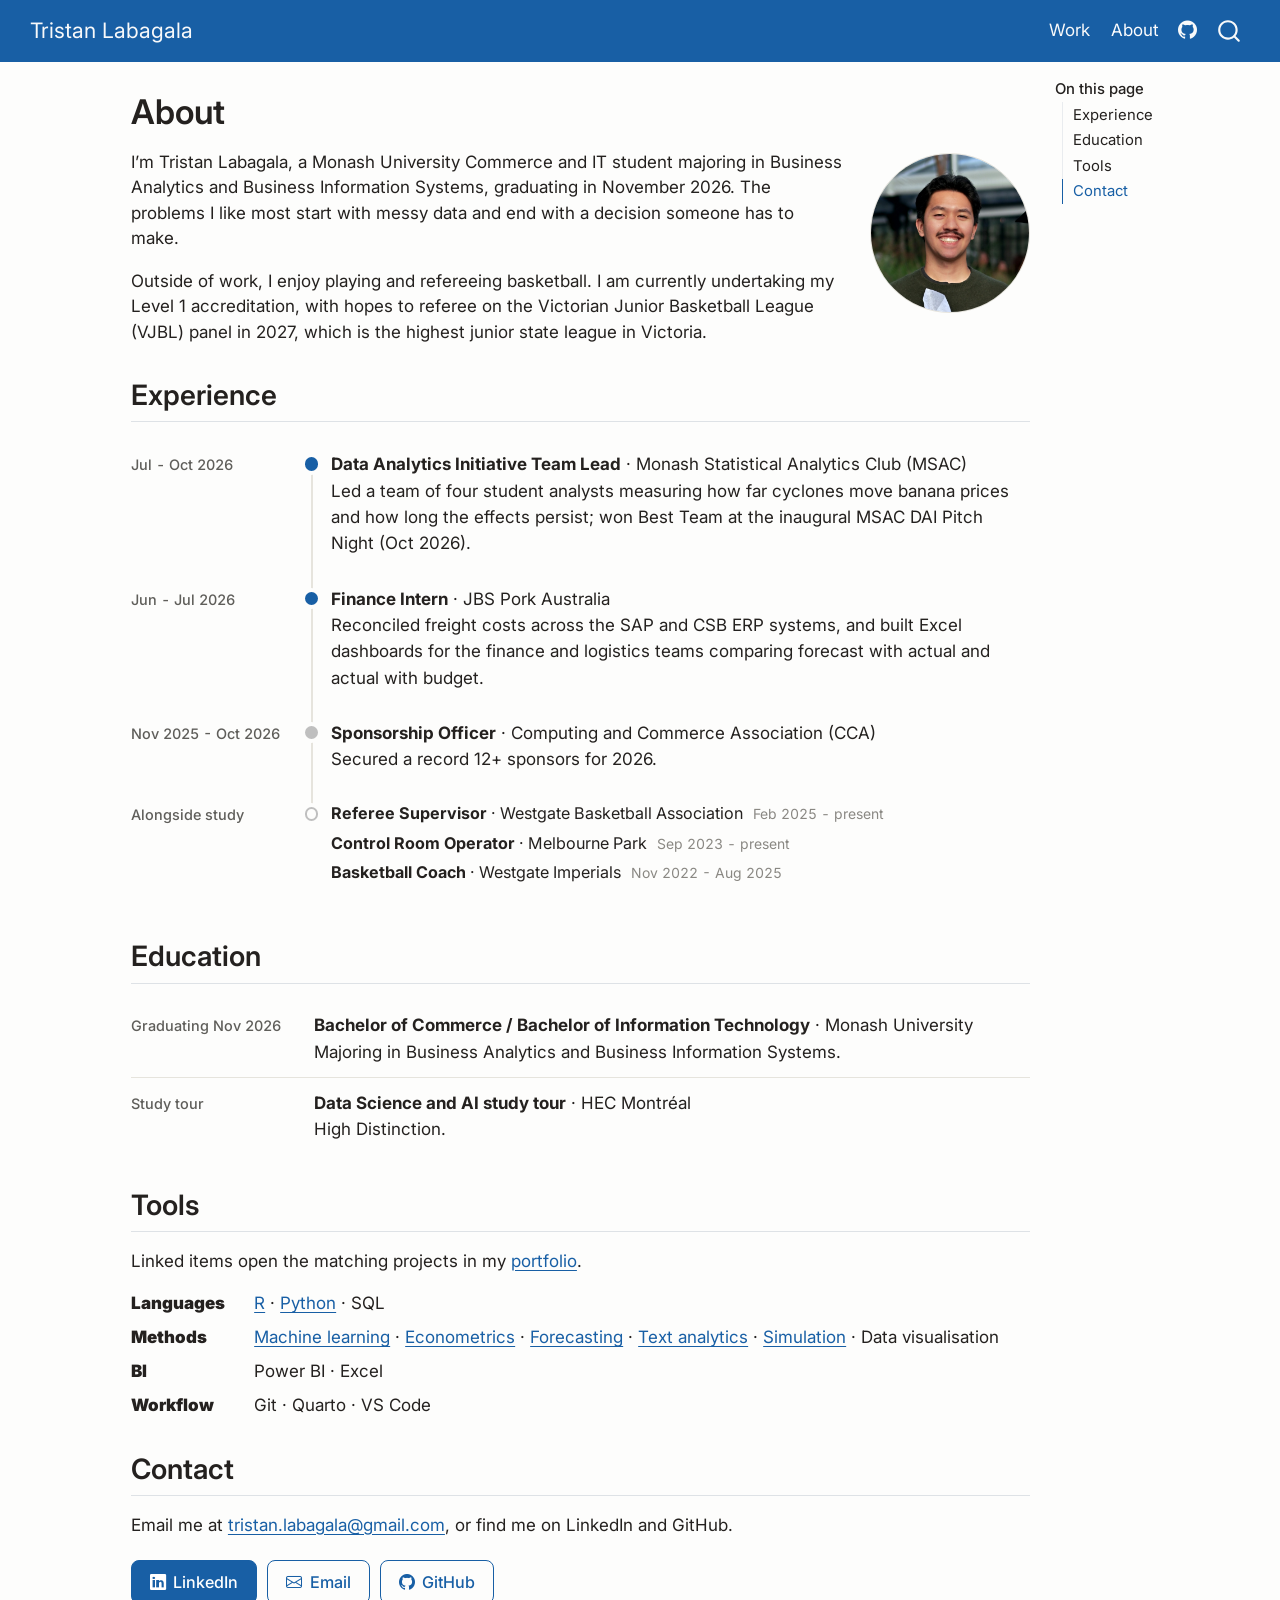
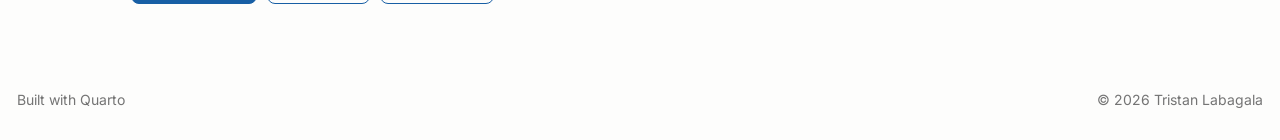
<file: about.html>
<!DOCTYPE html>
<html xmlns="http://www.w3.org/1999/xhtml" lang="en" xml:lang="en"><head>

<meta charset="utf-8">
<meta name="generator" content="quarto-1.11.9">

<meta name="viewport" content="width=device-width, initial-scale=1.0, user-scalable=yes">


<title>About – Tristan Labagala</title>
<style>
/* Default styles provided by pandoc.
** See https://pandoc.org/MANUAL.html#variables-for-html for config info.
*/
span.smallcaps{font-variant: small-caps;}
div.columns{display: flex; gap: 1.5em;}
div.column{flex: auto;}
@media screen {
div.columns{gap: min(4vw, 1.5em);}
div.column{overflow-x: auto;}
}
div.hanging-indent{margin-left: 1.5em; text-indent: -1.5em;}
ul.task-list{list-style: none;}
ul.task-list li input[type="checkbox"] {
  width: 0.8em;
  margin: 0 0.8em 0.2em -1em; /* quarto-specific, see https://github.com/quarto-dev/quarto-cli/issues/4556 */ 
  vertical-align: middle;
}
</style>


<script src="site_libs/quarto-nav/quarto-nav.js"></script>
<script src="site_libs/clipboard/clipboard.min.js"></script>
<script src="site_libs/quarto-search/autocomplete.umd.js"></script>
<script src="site_libs/quarto-search/fuse.min.js"></script>
<script src="site_libs/quarto-search/quarto-search.js"></script>
<meta name="quarto:offset" content="./">
<link href="./assets/favicon.png" rel="icon" type="image/png">
<script src="site_libs/quarto-html/quarto.js" type="module"></script>
<script src="site_libs/quarto-html/tabsets/tabsets.js" type="module"></script>
<script src="site_libs/quarto-html/scrollable-regions/scrollable-regions.js" type="module"></script>
<script src="site_libs/quarto-html/popper.min.js"></script>
<script src="site_libs/quarto-html/tippy.umd.min.js"></script>
<script src="site_libs/quarto-html/anchor.min.js"></script>
<link href="site_libs/quarto-html/tippy.css" rel="stylesheet">
<link href="site_libs/quarto-html/quarto-syntax-highlighting-49c787a6c175d90e42264fbd7996148e.css" rel="stylesheet" id="quarto-text-highlighting-styles">
<script src="site_libs/bootstrap/bootstrap.min.js"></script>
<link href="site_libs/bootstrap/bootstrap-icons.css" rel="stylesheet">
<link href="site_libs/bootstrap/bootstrap-7ee32f23b61fb4bcc274ba6454d4e31f.min.css" rel="stylesheet" append-hash="true" id="quarto-bootstrap" data-mode="light">
<script id="quarto-search-options" type="application/json">{
  "location": "navbar",
  "copy-button": false,
  "collapse-after": 3,
  "panel-placement": "end",
  "type": "overlay",
  "limit": 50,
  "keyboard-shortcut": [
    "f",
    "/",
    "s"
  ],
  "show-item-context": false,
  "language": {
    "search-no-results-text": "No results",
    "search-matching-documents-text": "matching documents",
    "search-copy-link-title": "Copy link to search",
    "search-hide-matches-text": "Hide additional matches",
    "search-more-match-text": "more match in this document",
    "search-more-matches-text": "more matches in this document",
    "search-clear-button-title": "Clear",
    "search-text-placeholder": "",
    "search-detached-cancel-button-title": "Cancel",
    "search-submit-button-title": "Submit",
    "search-label": "Search"
  }
}</script>
<!--
  Google Analytics 4. Included in every page's <head> via _quarto.yml.
  - Loads only on the live hostname, so `quarto preview` and local _site
    visits never reach the data.
  - Page views, outbound clicks (GitHub, LinkedIn) and PDF downloads come from
    GA4 enhanced measurement, so this file has no code for them.
  - The click listener below adds events for the site's own interactions. To
    track a new kind of click, add a branch here, not an inline script on a page.
  Event parameters (project, category, link_url) must be registered as
  event-scoped custom dimensions in GA4 Admin to appear in reports.
-->
<script>
(function () {
  var GA_ID = "G-JHZ8J4XM7M";               // GA4 measurement ID
  var LIVE_HOST = "tlabagala.github.io";
  if (location.hostname !== LIVE_HOST || /X{4,}/.test(GA_ID)) return;

  var s = document.createElement("script");
  s.async = true;
  s.src = "https://www.googletagmanager.com/gtag/js?id=" + GA_ID;
  document.head.appendChild(s);

  window.dataLayer = window.dataLayer || [];
  window.gtag = function () { dataLayer.push(arguments); };
  gtag("js", new Date());
  gtag("config", GA_ID);

  var decodeCategory = function (b64) {
    try { return decodeURIComponent(atob(b64)); } catch (e) { return null; }
  };

  document.addEventListener("click", function (e) {
    var t = e.target;
    if (!(t instanceof Element)) return;

    // Category filter: sidebar pills on the Work page ("All" has an empty value)
    var pill = t.closest(".quarto-listing-category .category");
    if (pill) {
      var name = decodeCategory(pill.dataset.category || "");
      gtag("event", "category_filter", { category: name || "All", source: "sidebar" });
      return;
    }

    // Category filter: badge on a project card
    var badge = t.closest(".listing-category");
    if (badge) {
      gtag("event", "category_filter", { category: badge.textContent.trim(), source: "card" });
      return;
    }

    // Project card on the Work page
    var card = t.closest("a.quarto-grid-link");
    if (card) {
      var title = card.querySelector(".listing-title");
      gtag("event", "project_card_click", {
        project: title ? title.textContent.trim() : card.getAttribute("href")
      });
      return;
    }

    // Full report or paper opened from a project page
    var link = t.closest("a[href]");
    if (link && /assets\/(reports|papers)\//.test(link.getAttribute("href"))) {
      gtag("event", "report_open", { link_url: link.href });
    }
  });
})();
</script>
<link rel="preconnect" href="https://fonts.googleapis.com">
<link rel="preconnect" href="https://fonts.gstatic.com" crossorigin="">
<link href="https://fonts.googleapis.com/css2?family=Inter:wght@400;500;600&amp;family=JetBrains+Mono&amp;display=swap" rel="stylesheet">


<meta property="og:title" content="About – Tristan Labagala">
<meta property="og:description" content="Analytics, research and data projects by Tristan Labagala - R, Python and SQL.">
<meta property="og:image" content="https://tlabagala.github.io/assets/headshot.jpg">
<meta property="og:site_name" content="Tristan Labagala">
<meta property="og:image:alt" content="Tristan Labagala">
<meta property="og:image:height" content="1125">
<meta property="og:image:width" content="1125">
<meta name="twitter:title" content="About – Tristan Labagala">
<meta name="twitter:description" content="Analytics, research and data projects by Tristan Labagala - R, Python and SQL.">
<meta name="twitter:image" content="https://tlabagala.github.io/assets/headshot.jpg">
<meta name="twitter:image:alt" content="Tristan Labagala">
<meta name="twitter:card" content="summary_large_image">
</head>

<body class="nav-fixed quarto-light"><a id="quarto-skip-link" class="visually-hidden-focusable" href="#quarto-document-content">Skip to main content</a>

<div id="quarto-search-results"></div>
  <header id="quarto-header" class="headroom fixed-top">
    <nav class="navbar navbar-expand-lg " data-bs-theme="dark" aria-label="Site">
      <div class="navbar-container container-fluid">
      <div class="navbar-brand-container mx-auto">
    <a class="navbar-brand" href="./index.html">
    <span class="navbar-title">Tristan Labagala</span>
    </a>
  </div>
          <button class="navbar-toggler" type="button" data-bs-toggle="collapse" data-bs-target="#navbarCollapse" aria-controls="navbarCollapse" aria-expanded="false" aria-label="Toggle navigation" onclick="if (window.quartoToggleHeadroom) { window.quartoToggleHeadroom(); }">
  <span class="navbar-toggler-icon"></span>
</button>
          <div class="collapse navbar-collapse" id="navbarCollapse">
            <ul class="navbar-nav navbar-nav-scroll ms-auto">
  <li class="nav-item">
    <a class="nav-link" href="./index.html"> 
<span class="menu-text">Work</span></a>
  </li>  
  <li class="nav-item">
    <a class="nav-link active" href="./about.html" aria-current="page"> 
<span class="menu-text">About</span></a>
  </li>  
  <li class="nav-item compact">
    <a class="nav-link" href="https://github.com/tlabagala"> <i class="bi bi-github" role="img" aria-label="GitHub">
</i> 
<span class="menu-text"></span></a>
  </li>  
</ul>
          </div> <!-- /navcollapse -->
            <div class="quarto-navbar-tools">
</div>
            <div id="quarto-search" class="" title="Search"></div>
      </div> <!-- /container-fluid -->
    </nav>
</header>
<!-- content -->
<div id="quarto-content" class="quarto-container page-columns page-rows-contents page-layout-article page-navbar">
<!-- sidebar -->
<!-- margin-sidebar -->
    <div id="quarto-margin-sidebar" class="sidebar margin-sidebar">
        <nav id="TOC" role="doc-toc" aria-labelledby="toc-title" class="toc-active">
    <h2 id="toc-title">On this page</h2>
   
  <ul>
  <li><a href="#experience" id="toc-experience" class="nav-link active" data-scroll-target="#experience">Experience</a></li>
  <li><a href="#education" id="toc-education" class="nav-link" data-scroll-target="#education">Education</a></li>
  <li><a href="#tools" id="toc-tools" class="nav-link" data-scroll-target="#tools">Tools</a></li>
  <li><a href="#contact" id="toc-contact" class="nav-link" data-scroll-target="#contact">Contact</a></li>
  </ul>
</nav>
    </div>
<!-- main -->
<main class="content" id="quarto-document-content" tabindex="-1">

<header id="title-block-header" class="quarto-title-block default">
<div class="quarto-title">
<h1 class="title">About</h1>
</div>



<div class="quarto-title-meta">

    
  
    
  </div>
  


</header>


<p><img src="assets/headshot.jpg" class="headshot img-fluid" alt="Tristan Labagala"></p>
<p>I’m Tristan Labagala, a Monash University Commerce and IT student majoring in Business Analytics and Business Information Systems, graduating in November 2026. The problems I like most start with messy data and end with a decision someone has to make.</p>
<p>Outside of work, I enjoy playing and refereeing basketball. I am currently undertaking my Level 1 accreditation, with hopes to referee on the Victorian Junior Basketball League (VJBL) panel in 2027, which is the highest junior state league in Victoria.</p>
<section id="experience" class="level2">
<h2 class="anchored" data-anchor-id="experience">Experience</h2>
<div class="timeline tl-vertical">
<div class="tl-item is-accent">
<p><span class="tl-date">Jul - Oct 2026</span></p>
<p><strong>Data Analytics Initiative Team Lead</strong> · Monash Statistical Analytics Club (MSAC)<br>
Led a team of four student analysts measuring how far cyclones move banana prices and how long the effects persist; won Best Team at the inaugural MSAC DAI Pitch Night (Oct 2026).</p>
</div>
<div class="tl-item is-accent">
<p><span class="tl-date">Jun - Jul 2026</span></p>
<p><strong>Finance Intern</strong> · JBS Pork Australia<br>
Reconciled freight costs across the SAP and CSB ERP systems, and built Excel dashboards for the finance and logistics teams comparing forecast with actual and actual with budget.</p>
</div>
<div class="tl-item">
<p><span class="tl-date">Nov 2025 - Oct 2026</span></p>
<p><strong>Sponsorship Officer</strong> · Computing and Commerce Association (CCA)<br>
Secured a record 12+ sponsors for 2026.</p>
</div>
<div class="tl-item tl-also">
<p><span class="tl-date">Alongside study</span></p>
<ul>
<li><strong>Referee Supervisor</strong> · Westgate Basketball Association <span class="tl-also-date">Feb 2025 - present</span></li>
<li><strong>Control Room Operator</strong> · Melbourne Park <span class="tl-also-date">Sep 2023 - present</span></li>
<li><strong>Basketball Coach</strong> · Westgate Imperials <span class="tl-also-date">Nov 2022 - Aug 2025</span></li>
</ul>
</div>
</div>
</section>
<section id="education" class="level2">
<h2 class="anchored" data-anchor-id="education">Education</h2>
<div class="timeline">
<div class="tl-item">
<p><span class="tl-date">Graduating Nov 2026</span></p>
<p><strong>Bachelor of Commerce / Bachelor of Information Technology</strong> · Monash University<br>
Majoring in Business Analytics and Business Information Systems.</p>
</div>
<div class="tl-item">
<p><span class="tl-date">Study tour</span></p>
<p><strong>Data Science and AI study tour</strong> · HEC Montréal<br>
High Distinction.</p>
</div>
</div>
</section>
<section id="tools" class="level2">
<h2 class="anchored" data-anchor-id="tools">Tools</h2>
<p>Linked items open the matching projects in my <a href="./index.html">portfolio</a>.</p>
<div class="tool-groups">
<dl>
<dt><strong>Languages</strong></dt>
<dd>
<a href="./index.html#category=R">R</a> · <a href="./index.html#category=Python">Python</a> · SQL
</dd>
<dt><strong>Methods</strong></dt>
<dd>
<a href="./index.html#category=Machine learning">Machine learning</a> · <a href="./index.html#category=Econometrics">Econometrics</a> · <a href="./index.html#category=Forecasting">Forecasting</a> · <a href="./index.html#category=Text analytics">Text analytics</a> · <a href="./index.html#category=Simulation">Simulation</a> · Data visualisation
</dd>
<dt><strong>BI</strong></dt>
<dd>
Power BI · Excel
</dd>
<dt><strong>Workflow</strong></dt>
<dd>
Git · Quarto · VS Code
</dd>
</dl>
</div>
</section>
<section id="contact" class="level2">
<h2 class="anchored" data-anchor-id="contact">Contact</h2>
<p>Email me at <a href="mailto:tristan.labagala@gmail.com">tristan.labagala@gmail.com</a>, or find me on LinkedIn and GitHub.</p>
<div class="hero-actions">
<p><a href="https://www.linkedin.com/in/tristan-labagala/" class="btn btn-primary"><i class="bi bi-linkedin" aria-hidden="true"></i> LinkedIn</a> <a href="mailto:tristan.labagala@gmail.com" class="btn btn-outline-primary"><i class="bi bi-envelope" aria-hidden="true"></i> Email</a> <a href="https://github.com/tlabagala" class="btn btn-outline-primary"><i class="bi bi-github" aria-hidden="true"></i> GitHub</a></p>
</div>


</section>

</main> <!-- /main -->
<script id="quarto-html-after-body" type="application/javascript">
  window.document.addEventListener("DOMContentLoaded", function (event) {
    const icon = "";
    const anchorJS = new window.AnchorJS();
    anchorJS.options = {
      placement: 'right',
      icon: icon
    };
    anchorJS.add('.anchored');
    const isCodeAnnotation = (el) => {
      for (const clz of el.classList) {
        if (clz.startsWith('code-annotation-')) {                     
          return true;
        }
      }
      return false;
    }
    const onCopySuccess = function(e) {
      // button target
      const button = e.trigger;
      // don't keep focus
      button.blur();
      // flash "checked"
      button.classList.add('code-copy-button-checked');
      var currentTitle = button.getAttribute("title");
      button.setAttribute("title", "Copied!");
      let tooltip;
      if (window.bootstrap) {
        button.setAttribute("data-bs-toggle", "tooltip");
        button.setAttribute("data-bs-placement", "left");
        button.setAttribute("data-bs-title", "Copied!");
        tooltip = new bootstrap.Tooltip(button, 
          { trigger: "manual", 
            customClass: "code-copy-button-tooltip",
            offset: [0, -8]});
        tooltip.show();    
      }
      setTimeout(function() {
        if (tooltip) {
          tooltip.hide();
          button.removeAttribute("data-bs-title");
          button.removeAttribute("data-bs-toggle");
          button.removeAttribute("data-bs-placement");
        }
        button.setAttribute("title", currentTitle);
        button.classList.remove('code-copy-button-checked');
      }, 1000);
      // clear code selection
      e.clearSelection();
    }
    const getTextToCopy = function(trigger) {
      const outerScaffold = trigger.parentElement.cloneNode(true);
      const codeEl = outerScaffold.querySelector('code');
      for (const childEl of codeEl.children) {
        if (isCodeAnnotation(childEl)) {
          childEl.remove();
        }
      }
      return codeEl.innerText;
    }
    const clipboard = new window.ClipboardJS('.code-copy-button:not([data-in-quarto-modal])', {
      text: getTextToCopy
    });
    clipboard.on('success', onCopySuccess);
    if (window.document.getElementById('quarto-embedded-source-code-modal')) {
      const clipboardModal = new window.ClipboardJS('.code-copy-button[data-in-quarto-modal]', {
        text: getTextToCopy,
        container: window.document.getElementById('quarto-embedded-source-code-modal')
      });
      clipboardModal.on('success', onCopySuccess);
    }
      var localhostRegex = new RegExp(/^(?:http|https):\/\/localhost\:?[0-9]*\//);
      var mailtoRegex = new RegExp(/^mailto:/);
        var filterRegex = new RegExp("https:\/\/tlabagala\.github\.io");
      var isInternal = (href) => {
          return filterRegex.test(href) || localhostRegex.test(href) || mailtoRegex.test(href);
      }
      // Inspect non-navigation links and adorn them if external
      window.quartoDecorateExternalLinks = function (root) {
     var links = (root || window.document).querySelectorAll('a[href]:not(.nav-link):not(.navbar-brand):not(.toc-action):not(.sidebar-link):not(.sidebar-item-toggle):not(.pagination-link):not(.no-external):not([aria-hidden]):not(.dropdown-item):not(.quarto-navigation-tool):not(.about-link)');
      for (var i=0; i<links.length; i++) {
        const link = links[i];
        if (!isInternal(link.href)) {
          // undo the damage that might have been done by quarto-nav.js in the case of
          // links that we want to consider external
          if (link.dataset.originalHref !== undefined) {
            link.href = link.dataset.originalHref;
          }
          if (!link.classList.contains('no-external-icon')) {
          }
        }
      }
      };
      window.quartoDecorateExternalLinks(window.document);
    // Esc closes the popup (WCAG 1.4.13) and focus leaving both trigger and
    // popup closes it (WCAG 2.4.11); tippy handles neither for interactive popups.
    const hideOnEscAndFocusOut = {
      name: 'hideOnEscAndFocusOut',
      defaultValue: true,
      fn(instance) {
        const dismiss = () => {
          // A show scheduled by the trigger delay would otherwise reopen it
          instance.clearDelayTimeouts();
          instance.hide();
        };
        const onKeyDown = (event) => {
          if (event.key !== 'Escape') {
            return;
          }
          // Keep Esc from also reaching page handlers (e.g. reveal.js overview),
          // except an open reveal.js slide menu, which Esc should close too.
          // The menu handles keys only when its keyboard option is on.
          const menuHandlesEsc = window.Reveal?.getPlugin?.('menu')?.isOpen() &&
            window.Reveal.getConfig().menu?.keyboard !== false;
          if (!menuHandlesEsc) {
            event.stopPropagation();
          }
          if (instance.popper.contains(window.document.activeElement)) {
            // Disabled while refocusing so the focus trigger does not reopen it
            instance.disable();
            instance.reference.focus();
            instance.enable();
          }
          dismiss();
        };
        const onFocusOut = (event) => {
          const target = event.relatedTarget;
          if (target && !instance.reference.contains(target) &&
              !instance.popper.contains(target)) {
            dismiss();
          }
        };
        // On the trigger too: a click trigger (code-annotations: select) has no
        // blur handling. Attached for the instance's lifetime so leaving the
        // trigger also cancels a show still pending on the trigger delay.
        instance.reference.addEventListener('focusout', onFocusOut);
        return {
          onShow() {
            window.document.addEventListener('keydown', onKeyDown, true);
            instance.popper.addEventListener('focusout', onFocusOut);
          },
          onHide() {
            window.document.removeEventListener('keydown', onKeyDown, true);
            instance.popper.removeEventListener('focusout', onFocusOut);
          },
          onDestroy() {
            instance.reference.removeEventListener('focusout', onFocusOut);
          },
        };
      },
    };
    function tippyHover(el, contentFn, onTriggerFn, onUntriggerFn) {
      const config = {
        allowHTML: true,
        maxWidth: 500,
        delay: 100,
        arrow: false,
        appendTo: function(el) {
            return el.parentElement;
        },
        interactive: true,
        interactiveBorder: 10,
        theme: 'quarto',
        placement: 'bottom-start',
        plugins: [hideOnEscAndFocusOut],
      };
      if (contentFn) {
        config.content = contentFn;
      }
      if (onTriggerFn) {
        config.onTrigger = onTriggerFn;
      }
      if (onUntriggerFn) {
        config.onUntrigger = onUntriggerFn;
      }
      window.tippy(el, config); 
    }
    const noterefs = window.document.querySelectorAll('a[role="doc-noteref"]');
    for (var i=0; i<noterefs.length; i++) {
      const ref = noterefs[i];
      tippyHover(ref, function() {
        // use id or data attribute instead here
        let href = ref.getAttribute('data-footnote-href') || ref.getAttribute('href');
        try { href = new URL(href).hash; } catch {}
        const id = href.replace(/^#\/?/, "");
        const note = window.document.getElementById(id);
        if (note) {
          return note.innerHTML;
        } else {
          return "";
        }
      });
    }
    const xrefs = window.document.querySelectorAll('a.quarto-xref');
    const processXRef = (id, note) => {
      // Strip column container classes
      const stripColumnClz = (el) => {
        el.classList.remove("page-full", "page-columns");
        if (el.children) {
          for (const child of el.children) {
            stripColumnClz(child);
          }
        }
      }
      stripColumnClz(note)
      if (id === null || id.startsWith('sec-')) {
        // Special case sections, only their first couple elements
        const container = document.createElement("div");
        if (note.children && note.children.length > 2) {
          container.appendChild(note.children[0].cloneNode(true));
          for (let i = 1; i < note.children.length; i++) {
            const child = note.children[i];
            if (child.tagName === "P" && child.innerText === "") {
              continue;
            } else {
              container.appendChild(child.cloneNode(true));
              break;
            }
          }
          if (window.Quarto?.typesetMath) {
            window.Quarto.typesetMath(container);
          }
          return container.innerHTML
        } else {
          if (window.Quarto?.typesetMath) {
            window.Quarto.typesetMath(note);
          }
          return note.innerHTML;
        }
      } else {
        // Remove any anchor links if they are present
        const anchorLink = note.querySelector('a.anchorjs-link');
        if (anchorLink) {
          anchorLink.remove();
        }
        if (window.Quarto?.typesetMath) {
          window.Quarto.typesetMath(note);
        }
        if (note.classList.contains("callout")) {
          return note.outerHTML;
        } else {
          return note.innerHTML;
        }
      }
    }
    for (var i=0; i<xrefs.length; i++) {
      const xref = xrefs[i];
      tippyHover(xref, undefined, function(instance) {
        instance.disable();
        let url = xref.getAttribute('href');
        let hash = undefined; 
        if (url.startsWith('#')) {
          hash = url;
        } else {
          try { hash = new URL(url).hash; } catch {}
        }
        if (hash) {
          const id = hash.replace(/^#\/?/, "");
          const note = window.document.getElementById(id);
          if (note !== null) {
            try {
              const html = processXRef(id, note.cloneNode(true));
              instance.setContent(html);
            } finally {
              instance.enable();
              instance.show();
            }
          } else {
            // See if we can fetch this
            fetch(url.split('#')[0])
            .then(res => res.text())
            .then(html => {
              const parser = new DOMParser();
              const htmlDoc = parser.parseFromString(html, "text/html");
              const note = htmlDoc.getElementById(id);
              if (note !== null) {
                const html = processXRef(id, note);
                instance.setContent(html);
              } 
            }).finally(() => {
              instance.enable();
              instance.show();
            });
          }
        } else {
          // See if we can fetch a full url (with no hash to target)
          // This is a special case and we should probably do some content thinning / targeting
          fetch(url)
          .then(res => res.text())
          .then(html => {
            const parser = new DOMParser();
            const htmlDoc = parser.parseFromString(html, "text/html");
            const note = htmlDoc.querySelector('main.content');
            if (note !== null) {
              // This should only happen for chapter cross references
              // (since there is no id in the URL)
              // remove the first header
              if (note.children.length > 0 && note.children[0].tagName === "HEADER") {
                note.children[0].remove();
              }
              const html = processXRef(null, note);
              instance.setContent(html);
            } 
          }).finally(() => {
            instance.enable();
            instance.show();
          });
        }
      }, function(instance) {
      });
    }
        let selectedAnnoteEl;
        const selectorForAnnotation = ( cell, annotation) => {
          let cellAttr = 'data-code-cell="' + cell + '"';
          let lineAttr = 'data-code-annotation="' +  annotation + '"';
          const selector = 'span[' + cellAttr + '][' + lineAttr + ']';
          return selector;
        }
        const selectCodeLines = (annoteEl) => {
          const doc = window.document;
          const targetCell = annoteEl.getAttribute("data-target-cell");
          const targetAnnotation = annoteEl.getAttribute("data-target-annotation");
          const annoteSpan = window.document.querySelector(selectorForAnnotation(targetCell, targetAnnotation));
          const lines = annoteSpan.getAttribute("data-code-lines").split(",");
          const lineIds = lines.map((line) => {
            return targetCell + "-" + line;
          })
          // Each band is positioned against its own containing block, which is
          // not the offsetParent of the lines, so place it from client rects.
          const placeBand = (band, firstEl, lastEl, codeBlock) => {
            const container = band.offsetParent;
            if (container === null) {
              return;
            }
            const containerRect = container.getBoundingClientRect();
            // Reveal.js scales slides with a transform, so convert client
            // pixels back to the CSS pixels of the container.
            const scale = containerRect.height / container.offsetHeight || 1;
            const firstRect = firstEl.getBoundingClientRect();
            const lastRect = lastEl.getBoundingClientRect();
            const top = (firstRect.top - containerRect.top) / scale - container.clientTop + container.scrollTop;
            const height = (lastRect.bottom - firstRect.top) / scale;
            band.style.top = top - 2 + "px";
            band.style.height = height + 4 + "px";
            if (codeBlock) {
              // Without the copy button wrapper, the containing block is wider
              // than the code block, so span the code block explicitly.
              const blockRect = codeBlock.getBoundingClientRect();
              band.style.left = (blockRect.left - containerRect.left) / scale - container.clientLeft + container.scrollLeft + "px";
              band.style.width = blockRect.width / scale + "px";
            }
          };
          if (lineIds.length > 0) {
            const el = window.document.getElementById(lineIds[0]);
            const lastEl = window.document.getElementById(lineIds[lineIds.length - 1]);
            const parent = el.parentElement.parentElement;
            // cook up a div (if necessary) and position it
            let div = window.document.getElementById("code-annotation-line-highlight");
            if (div === null) {
              div = window.document.createElement("div");
              div.setAttribute("id", "code-annotation-line-highlight");
              div.style.position = 'absolute';
              parent.appendChild(div);
            }
            placeBand(div, el, lastEl, parent.closest("div.sourceCode") || parent);
            let gutterDiv = window.document.getElementById("code-annotation-line-highlight-gutter");
            if (gutterDiv === null) {
              gutterDiv = window.document.createElement("div");
              gutterDiv.setAttribute("id", "code-annotation-line-highlight-gutter");
              gutterDiv.style.position = 'absolute';
              const codeCell = window.document.getElementById(targetCell);
              const gutter = codeCell.querySelector('.code-annotation-gutter');
              gutter.appendChild(gutterDiv);
            }
            placeBand(gutterDiv, el, lastEl);
            selectedAnnoteEl = annoteEl;
          }
        };
        const unselectCodeLines = () => {
          const elementsIds = ["code-annotation-line-highlight", "code-annotation-line-highlight-gutter"];
          elementsIds.forEach((elId) => {
            const div = window.document.getElementById(elId);
            if (div) {
              div.remove();
            }
          });
          selectedAnnoteEl = undefined;
        };
          // Handle positioning of the toggle
      window.addEventListener(
        "resize",
        throttle(() => {
          elRect = undefined;
          if (selectedAnnoteEl) {
            selectCodeLines(selectedAnnoteEl);
          }
        }, 10)
      );
      function throttle(fn, ms) {
      let throttle = false;
      let timer;
        return (...args) => {
          if(!throttle) { // first call gets through
              fn.apply(this, args);
              throttle = true;
          } else { // all the others get throttled
              if(timer) clearTimeout(timer); // cancel #2
              timer = setTimeout(() => {
                fn.apply(this, args);
                timer = throttle = false;
              }, ms);
          }
        };
      }
        // Attach click handler to the DT
        const annoteDls = window.document.querySelectorAll('dt[data-target-cell]');
        for (const annoteDlNode of annoteDls) {
          annoteDlNode.addEventListener('click', (event) => {
            const clickedEl = event.target;
            if (clickedEl !== selectedAnnoteEl) {
              unselectCodeLines();
              const activeEl = window.document.querySelector('dt[data-target-cell].code-annotation-active');
              if (activeEl) {
                activeEl.classList.remove('code-annotation-active');
              }
              selectCodeLines(clickedEl);
              clickedEl.classList.add('code-annotation-active');
            } else {
              // Unselect the line
              unselectCodeLines();
              clickedEl.classList.remove('code-annotation-active');
            }
          });
        }
    const findCites = (el) => {
      const parentEl = el.parentElement;
      if (parentEl) {
        const cites = parentEl.dataset.cites;
        if (cites) {
          return {
            el,
            cites: cites.split(' ')
          };
        } else {
          return findCites(el.parentElement)
        }
      } else {
        return undefined;
      }
    };
    var bibliorefs = window.document.querySelectorAll('a[role="doc-biblioref"]');
    for (var i=0; i<bibliorefs.length; i++) {
      const ref = bibliorefs[i];
      const citeInfo = findCites(ref);
      if (citeInfo) {
        tippyHover(citeInfo.el, function() {
          var popup = window.document.createElement('div');
          citeInfo.cites.forEach(function(cite) {
            var citeDiv = window.document.createElement('div');
            citeDiv.classList.add('hanging-indent');
            citeDiv.classList.add('csl-entry');
            var biblioDiv = window.document.getElementById('ref-' + cite);
            if (biblioDiv) {
              citeDiv.innerHTML = biblioDiv.innerHTML;
            }
            popup.appendChild(citeDiv);
          });
          return popup.innerHTML;
        });
      }
    }
  });
  </script>
  <script type="application/javascript">
  window.quartoScrollableRegionsLabels = {"code":"Scrollable code","output":"Scrollable output"};
  </script>
</div> <!-- /content -->
<footer class="footer">
  <div class="nav-footer">
    <div class="nav-footer-left">
<p>Built with Quarto</p>
</div>   
    <div class="nav-footer-center">
      &nbsp;
    </div>
    <div class="nav-footer-right">
<p>© 2026 Tristan Labagala</p>
</div>
  </div>
</footer>




</body></html>
</file>
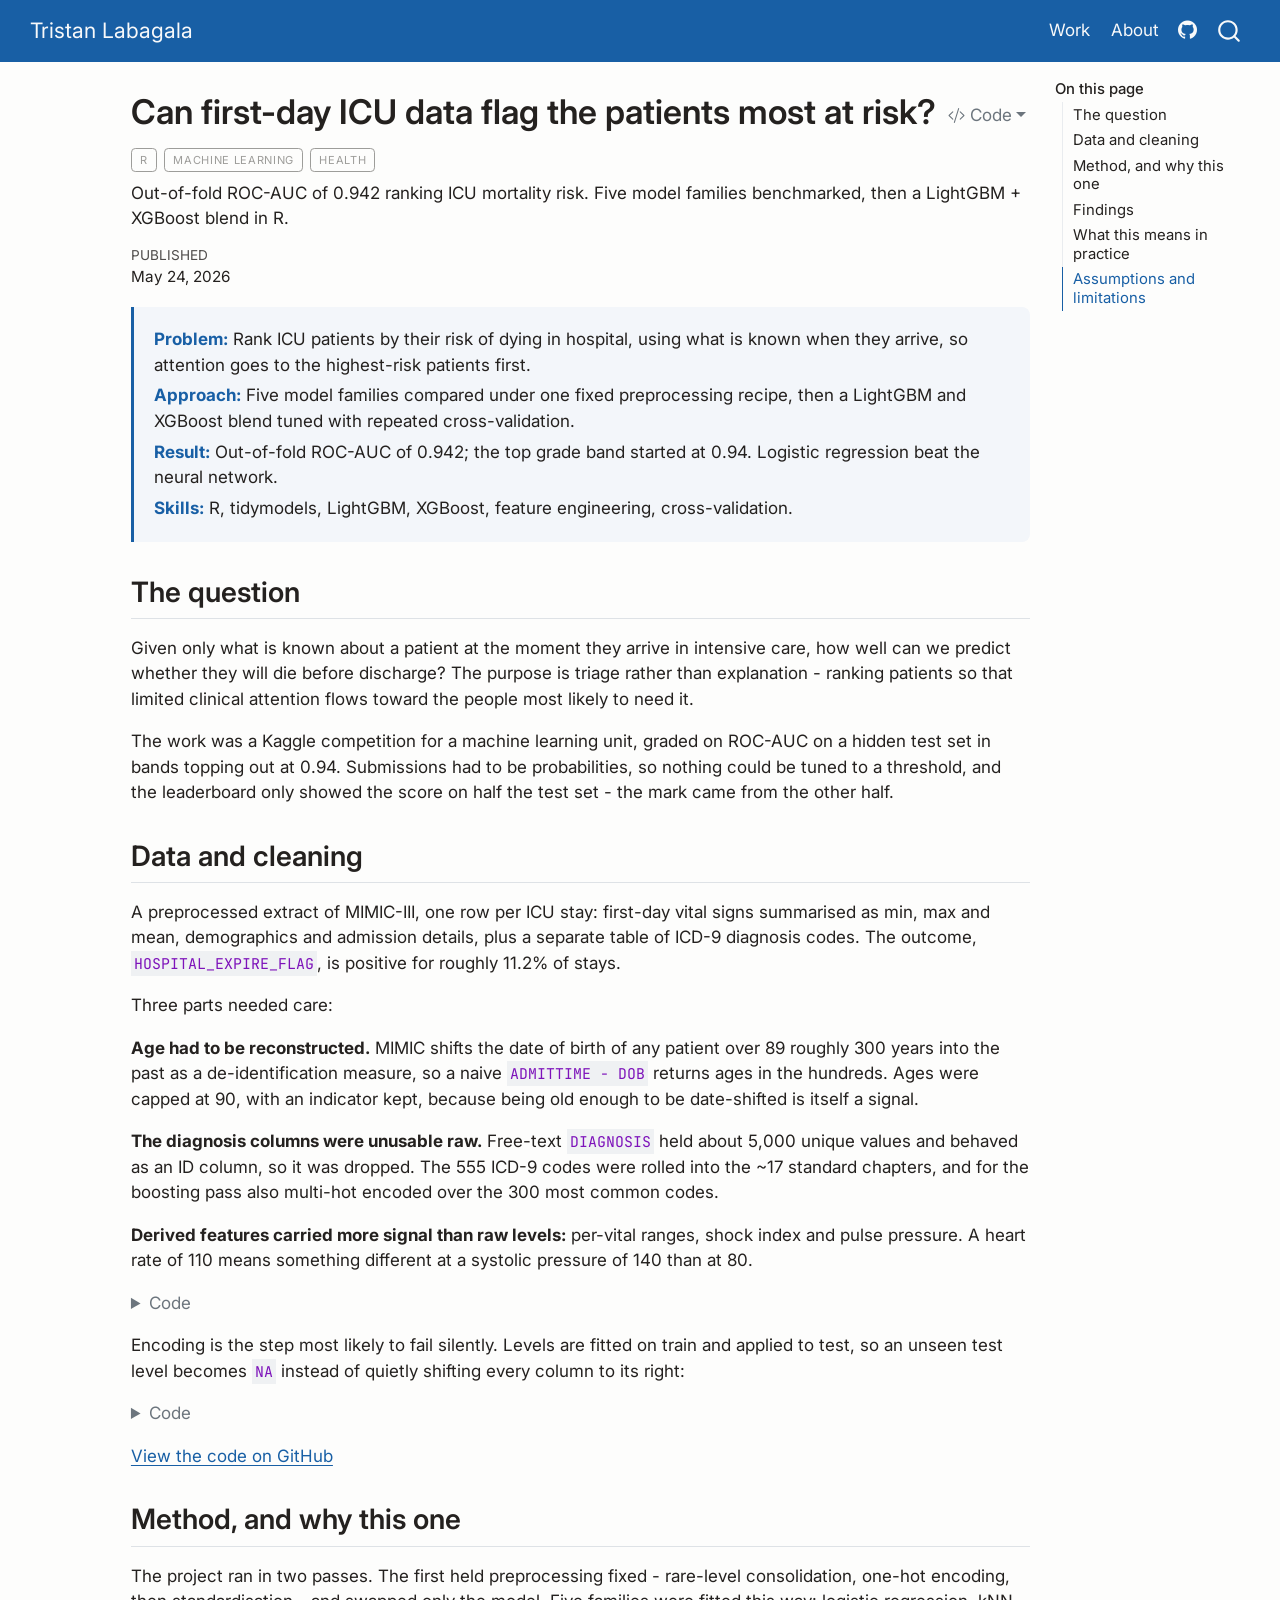
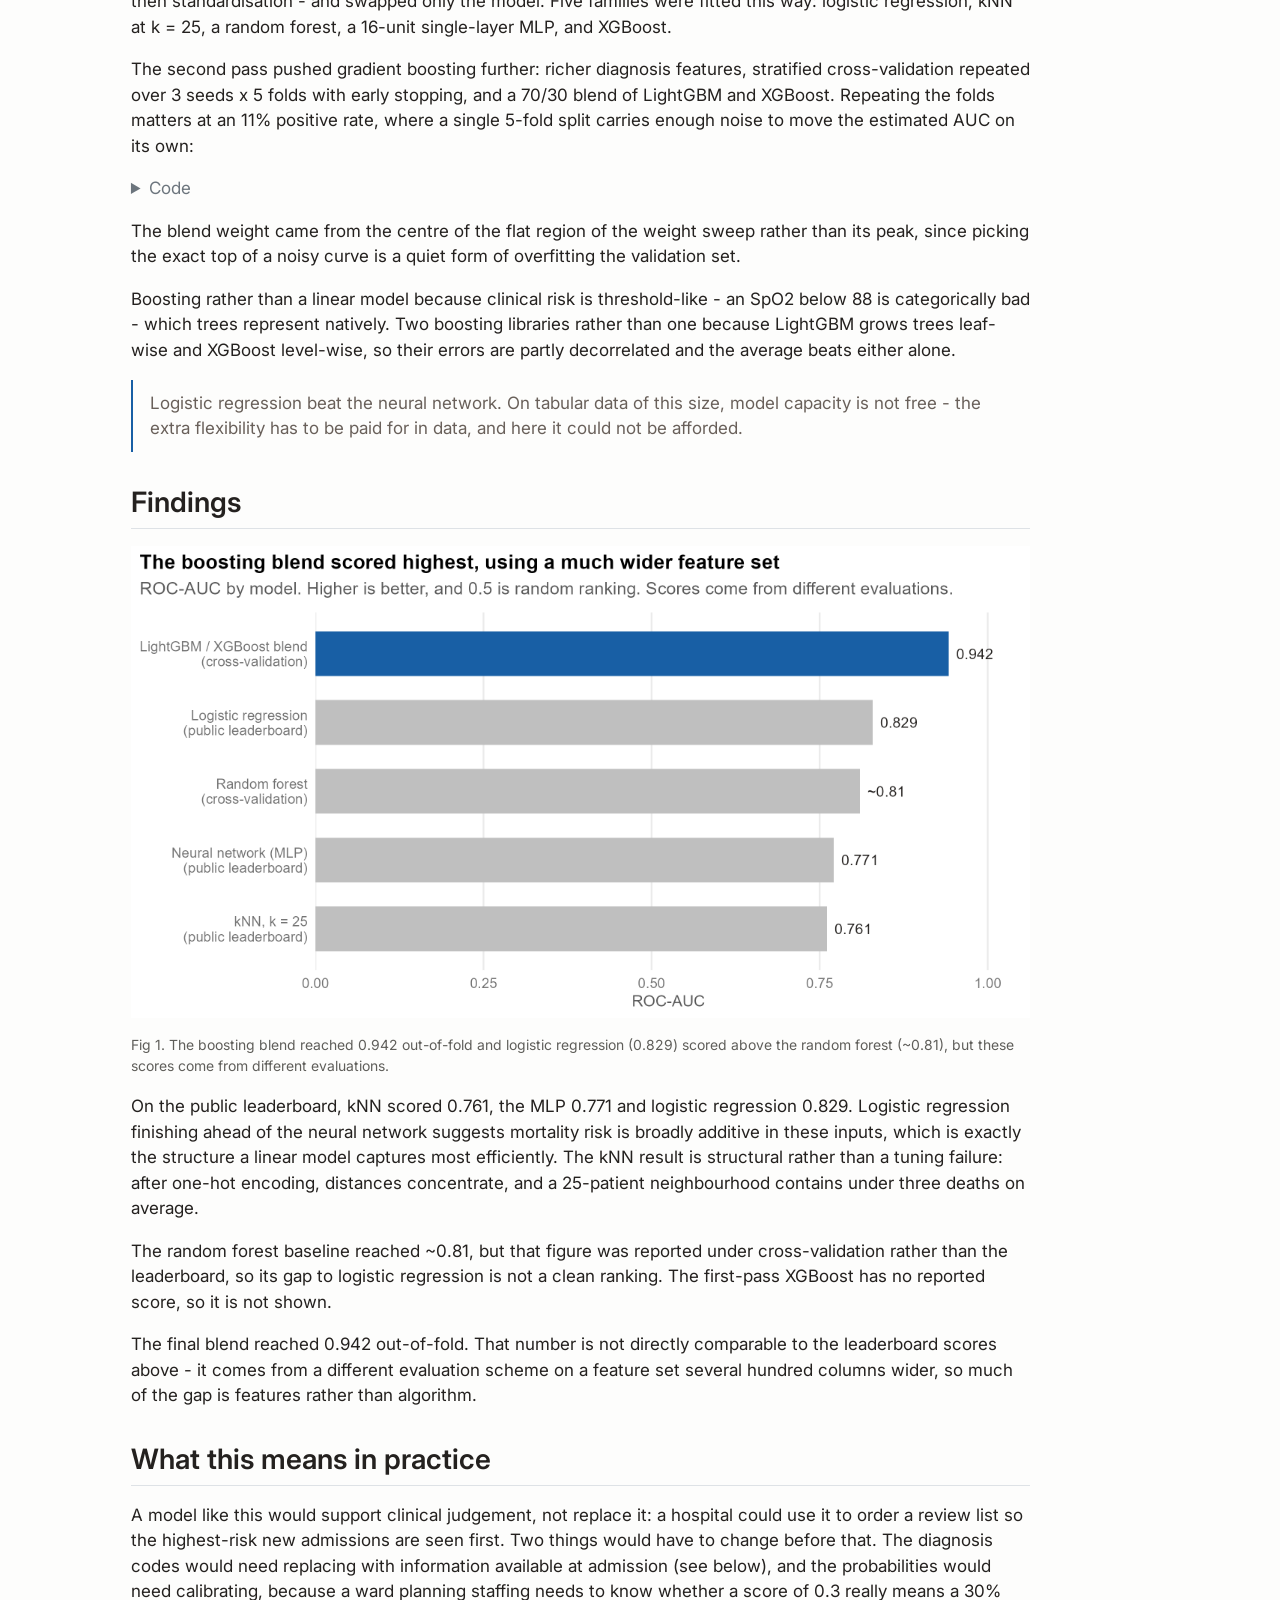
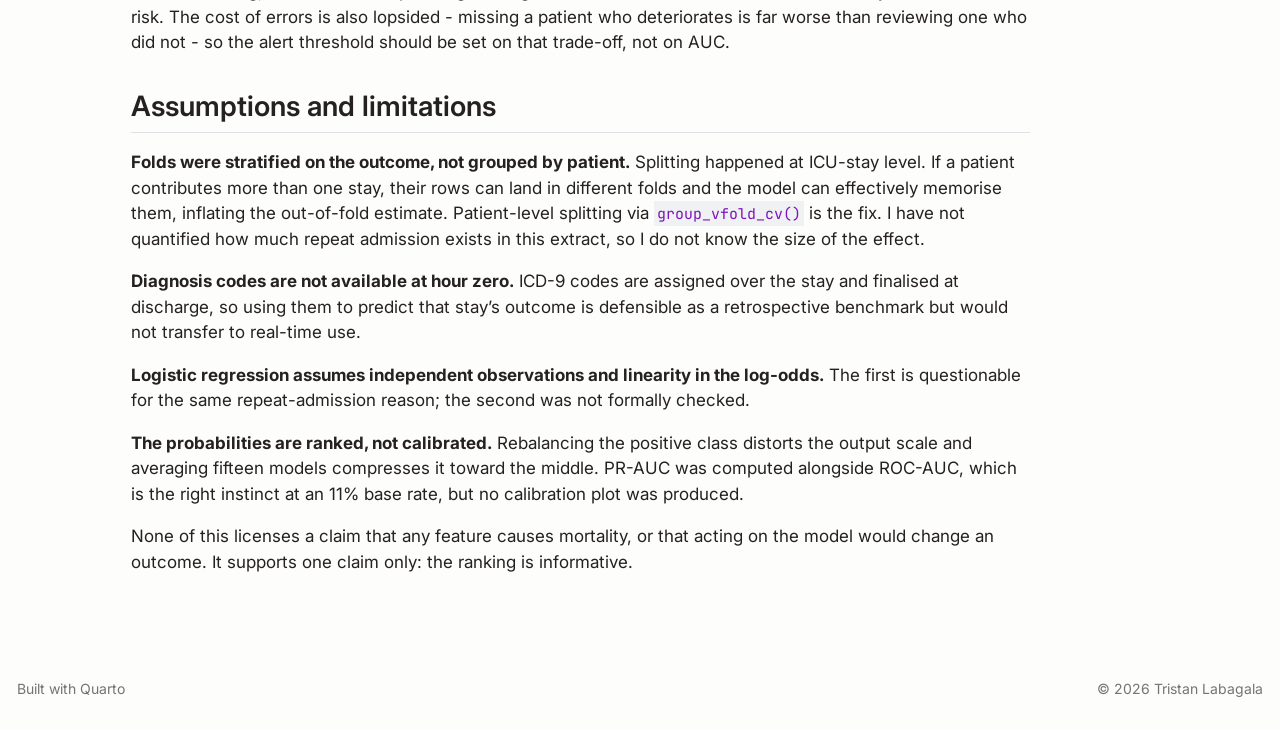
<file: projects/icu-mortality-prediction.html>
<!DOCTYPE html>
<html xmlns="http://www.w3.org/1999/xhtml" lang="en" xml:lang="en"><head>

<meta charset="utf-8">
<meta name="generator" content="quarto-1.11.9">

<meta name="viewport" content="width=device-width, initial-scale=1.0, user-scalable=yes">

<meta name="dcterms.date" content="2026-05-24">
<meta name="description" content="Out-of-fold ROC-AUC of 0.942 ranking ICU mortality risk. Five model families benchmarked, then a LightGBM + XGBoost blend in R.">

<title>Can first-day ICU data flag the patients most at risk? – Tristan Labagala</title>
<style>
/* Default styles provided by pandoc.
** See https://pandoc.org/MANUAL.html#variables-for-html for config info.
*/
span.smallcaps{font-variant: small-caps;}
div.columns{display: flex; gap: 1.5em;}
div.column{flex: auto;}
@media screen {
div.columns{gap: min(4vw, 1.5em);}
div.column{overflow-x: auto;}
}
div.hanging-indent{margin-left: 1.5em; text-indent: -1.5em;}
ul.task-list{list-style: none;}
ul.task-list li input[type="checkbox"] {
  width: 0.8em;
  margin: 0 0.8em 0.2em -1em; /* quarto-specific, see https://github.com/quarto-dev/quarto-cli/issues/4556 */ 
  vertical-align: middle;
}
/* CSS for syntax highlighting */
html { -webkit-text-size-adjust: 100%; }
pre > code.sourceCode { white-space: pre; position: relative; }
pre > code.sourceCode > span { display: inline-block; line-height: 1.25; }
pre > code.sourceCode > span:empty { height: 1.2em; }
.sourceCode { overflow: visible; }
code.sourceCode > span { color: inherit; text-decoration: inherit; }
div.sourceCode { margin: 1em 0; }
pre.sourceCode { margin: 0; }
@media screen {
div.sourceCode { overflow: auto; }
}
@media print {
pre > code.sourceCode { white-space: pre-wrap; }
pre > code.sourceCode > span { text-indent: -5em; padding-left: 5em; }
}
pre.numberSource code
  { counter-reset: source-line 0; }
pre.numberSource code > span
  { position: relative; left: -4em; counter-increment: source-line; }
pre.numberSource code > span > a:first-child::before
  { content: counter(source-line);
    position: relative; left: -1em; text-align: right; vertical-align: baseline;
    border: none; display: inline-block;
    -webkit-touch-callout: none; -webkit-user-select: none;
    -khtml-user-select: none; -moz-user-select: none;
    -ms-user-select: none; user-select: none;
    padding: 0 4px; width: 4em;
  }
pre.numberSource { margin-left: 3em;  padding-left: 4px; }
div.sourceCode
  {   }
@media screen {
pre > code.sourceCode > span > a:first-child::before { text-decoration: underline; }
}
</style>


<script src="../site_libs/quarto-nav/quarto-nav.js"></script>
<script src="../site_libs/clipboard/clipboard.min.js"></script>
<script src="../site_libs/quarto-search/autocomplete.umd.js"></script>
<script src="../site_libs/quarto-search/fuse.min.js"></script>
<script src="../site_libs/quarto-search/quarto-search.js"></script>
<meta name="quarto:offset" content="../">
<link href="../assets/favicon.png" rel="icon" type="image/png">
<script src="../site_libs/quarto-html/quarto.js" type="module"></script>
<script src="../site_libs/quarto-html/tabsets/tabsets.js" type="module"></script>
<script src="../site_libs/quarto-html/scrollable-regions/scrollable-regions.js" type="module"></script>
<script src="../site_libs/quarto-html/popper.min.js"></script>
<script src="../site_libs/quarto-html/tippy.umd.min.js"></script>
<script src="../site_libs/quarto-html/anchor.min.js"></script>
<link href="../site_libs/quarto-html/tippy.css" rel="stylesheet">
<link href="../site_libs/quarto-html/quarto-syntax-highlighting-49c787a6c175d90e42264fbd7996148e.css" rel="stylesheet" id="quarto-text-highlighting-styles">
<script src="../site_libs/bootstrap/bootstrap.min.js"></script>
<link href="../site_libs/bootstrap/bootstrap-icons.css" rel="stylesheet">
<link href="../site_libs/bootstrap/bootstrap-7ee32f23b61fb4bcc274ba6454d4e31f.min.css" rel="stylesheet" append-hash="true" id="quarto-bootstrap" data-mode="light">
<script id="quarto-search-options" type="application/json">{
  "location": "navbar",
  "copy-button": false,
  "collapse-after": 3,
  "panel-placement": "end",
  "type": "overlay",
  "limit": 50,
  "keyboard-shortcut": [
    "f",
    "/",
    "s"
  ],
  "show-item-context": false,
  "language": {
    "search-no-results-text": "No results",
    "search-matching-documents-text": "matching documents",
    "search-copy-link-title": "Copy link to search",
    "search-hide-matches-text": "Hide additional matches",
    "search-more-match-text": "more match in this document",
    "search-more-matches-text": "more matches in this document",
    "search-clear-button-title": "Clear",
    "search-text-placeholder": "",
    "search-detached-cancel-button-title": "Cancel",
    "search-submit-button-title": "Submit",
    "search-label": "Search"
  }
}</script>
<!--
  Google Analytics 4. Included in every page's <head> via _quarto.yml.
  - Loads only on the live hostname, so `quarto preview` and local _site
    visits never reach the data.
  - Page views, outbound clicks (GitHub, LinkedIn) and PDF downloads come from
    GA4 enhanced measurement, so this file has no code for them.
  - The click listener below adds events for the site's own interactions. To
    track a new kind of click, add a branch here, not an inline script on a page.
  Event parameters (project, category, link_url) must be registered as
  event-scoped custom dimensions in GA4 Admin to appear in reports.
-->
<script>
(function () {
  var GA_ID = "G-JHZ8J4XM7M";               // GA4 measurement ID
  var LIVE_HOST = "tlabagala.github.io";
  if (location.hostname !== LIVE_HOST || /X{4,}/.test(GA_ID)) return;

  var s = document.createElement("script");
  s.async = true;
  s.src = "https://www.googletagmanager.com/gtag/js?id=" + GA_ID;
  document.head.appendChild(s);

  window.dataLayer = window.dataLayer || [];
  window.gtag = function () { dataLayer.push(arguments); };
  gtag("js", new Date());
  gtag("config", GA_ID);

  var decodeCategory = function (b64) {
    try { return decodeURIComponent(atob(b64)); } catch (e) { return null; }
  };

  document.addEventListener("click", function (e) {
    var t = e.target;
    if (!(t instanceof Element)) return;

    // Category filter: sidebar pills on the Work page ("All" has an empty value)
    var pill = t.closest(".quarto-listing-category .category");
    if (pill) {
      var name = decodeCategory(pill.dataset.category || "");
      gtag("event", "category_filter", { category: name || "All", source: "sidebar" });
      return;
    }

    // Category filter: badge on a project card
    var badge = t.closest(".listing-category");
    if (badge) {
      gtag("event", "category_filter", { category: badge.textContent.trim(), source: "card" });
      return;
    }

    // Project card on the Work page
    var card = t.closest("a.quarto-grid-link");
    if (card) {
      var title = card.querySelector(".listing-title");
      gtag("event", "project_card_click", {
        project: title ? title.textContent.trim() : card.getAttribute("href")
      });
      return;
    }

    // Full report or paper opened from a project page
    var link = t.closest("a[href]");
    if (link && /assets\/(reports|papers)\//.test(link.getAttribute("href"))) {
      gtag("event", "report_open", { link_url: link.href });
    }
  });
})();
</script>
<link rel="preconnect" href="https://fonts.googleapis.com">
<link rel="preconnect" href="https://fonts.gstatic.com" crossorigin="">
<link href="https://fonts.googleapis.com/css2?family=Inter:wght@400;500;600&amp;family=JetBrains+Mono&amp;display=swap" rel="stylesheet">


<meta property="og:title" content="Can first-day ICU data flag the patients most at risk? – Tristan Labagala">
<meta property="og:description" content="Out-of-fold ROC-AUC of 0.942 ranking ICU mortality risk. Five model families benchmarked, then a LightGBM + XGBoost blend in R.">
<meta property="og:image" content="https://tlabagala.github.io/assets/figures/icu-model-comparison.png">
<meta property="og:site_name" content="Tristan Labagala">
<meta property="og:image:height" content="1260">
<meta property="og:image:width" content="2400">
<meta property="og:image:alt" content="ROC-AUC of 0.942 ranking ICU mortality risk, beside bars for five models with the boosting blend highest.">
<meta name="twitter:title" content="Can first-day ICU data flag the patients most at risk? – Tristan Labagala">
<meta name="twitter:description" content="Out-of-fold ROC-AUC of 0.942 ranking ICU mortality risk. Five model families benchmarked, then a LightGBM + XGBoost blend in R.">
<meta name="twitter:image" content="https://tlabagala.github.io/assets/figures/icu-model-comparison.png">
<meta name="twitter:image:alt" content="ROC-AUC of 0.942 ranking ICU mortality risk, beside bars for five models with the boosting blend highest.">
<meta name="twitter:card" content="summary_large_image">
</head>

<body class="nav-fixed quarto-light"><a id="quarto-skip-link" class="visually-hidden-focusable" href="#quarto-document-content">Skip to main content</a>

<div id="quarto-search-results"></div>
  <header id="quarto-header" class="headroom fixed-top">
    <nav class="navbar navbar-expand-lg " data-bs-theme="dark" aria-label="Site">
      <div class="navbar-container container-fluid">
      <div class="navbar-brand-container mx-auto">
    <a class="navbar-brand" href="../index.html">
    <span class="navbar-title">Tristan Labagala</span>
    </a>
  </div>
          <button class="navbar-toggler" type="button" data-bs-toggle="collapse" data-bs-target="#navbarCollapse" aria-controls="navbarCollapse" aria-expanded="false" aria-label="Toggle navigation" onclick="if (window.quartoToggleHeadroom) { window.quartoToggleHeadroom(); }">
  <span class="navbar-toggler-icon"></span>
</button>
          <div class="collapse navbar-collapse" id="navbarCollapse">
            <ul class="navbar-nav navbar-nav-scroll ms-auto">
  <li class="nav-item">
    <a class="nav-link" href="../index.html"> 
<span class="menu-text">Work</span></a>
  </li>  
  <li class="nav-item">
    <a class="nav-link" href="../about.html"> 
<span class="menu-text">About</span></a>
  </li>  
  <li class="nav-item compact">
    <a class="nav-link" href="https://github.com/tlabagala"> <i class="bi bi-github" role="img" aria-label="GitHub">
</i> 
<span class="menu-text"></span></a>
  </li>  
</ul>
          </div> <!-- /navcollapse -->
            <div class="quarto-navbar-tools">
</div>
            <div id="quarto-search" class="" title="Search"></div>
      </div> <!-- /container-fluid -->
    </nav>
</header>
<!-- content -->
<div id="quarto-content" class="quarto-container page-columns page-rows-contents page-layout-article page-navbar">
<!-- sidebar -->
<!-- margin-sidebar -->
    <div id="quarto-margin-sidebar" class="sidebar margin-sidebar">
        <nav id="TOC" role="doc-toc" aria-labelledby="toc-title" class="toc-active">
    <h2 id="toc-title">On this page</h2>
   
  <ul class="collapse">
  <li><a href="#the-question" id="toc-the-question" class="nav-link active" data-scroll-target="#the-question">The question</a></li>
  <li><a href="#data-and-cleaning" id="toc-data-and-cleaning" class="nav-link" data-scroll-target="#data-and-cleaning">Data and cleaning</a></li>
  <li><a href="#method-and-why-this-one" id="toc-method-and-why-this-one" class="nav-link" data-scroll-target="#method-and-why-this-one">Method, and why this one</a></li>
  <li><a href="#findings" id="toc-findings" class="nav-link" data-scroll-target="#findings">Findings</a></li>
  <li><a href="#what-this-means-in-practice" id="toc-what-this-means-in-practice" class="nav-link" data-scroll-target="#what-this-means-in-practice">What this means in practice</a></li>
  <li><a href="#assumptions-and-limitations" id="toc-assumptions-and-limitations" class="nav-link" data-scroll-target="#assumptions-and-limitations">Assumptions and limitations</a></li>
  </ul>
</nav>
    </div>
<!-- main -->
<main class="content" id="quarto-document-content" tabindex="-1">

<header id="title-block-header" class="quarto-title-block default">
<div class="quarto-title">
<div class="quarto-title-block"><div><h1 class="title">Can first-day ICU data flag the patients most at risk?</h1><button type="button" class="btn code-tools-button dropdown-toggle" id="quarto-code-tools-menu" data-bs-toggle="dropdown" aria-expanded="false"><i class="bi"></i> Code</button><ul class="dropdown-menu dropdown-menu-end" aria-labelelledby="quarto-code-tools-menu"><li><a id="quarto-show-all-code" class="dropdown-item" href="javascript:void(0)" role="button">Show All Code</a></li><li><a id="quarto-hide-all-code" class="dropdown-item" href="javascript:void(0)" role="button">Hide All Code</a></li><li><hr class="dropdown-divider"></li><li><a id="quarto-view-source" class="dropdown-item" href="javascript:void(0)" role="button">View Source</a></li></ul></div></div>
  <div class="quarto-categories">
    <div class="quarto-category">R</div>
    <div class="quarto-category">Machine learning</div>
    <div class="quarto-category">Health</div>
  </div>
  </div>

<div>
  <div class="description">
    Out-of-fold ROC-AUC of 0.942 ranking ICU mortality risk. Five model families benchmarked, then a LightGBM + XGBoost blend in R.
  </div>
</div>


<div class="quarto-title-meta">

    
    <div>
    <div class="quarto-title-meta-heading">Published</div>
    <div class="quarto-title-meta-contents">
      <p class="date">May 24, 2026</p>
    </div>
  </div>
  
    
  </div>
  


</header>


<div class="project-summary">
<ul>
<li><strong>Problem:</strong> Rank ICU patients by their risk of dying in hospital, using what is known when they arrive, so attention goes to the highest-risk patients first.</li>
<li><strong>Approach:</strong> Five model families compared under one fixed preprocessing recipe, then a LightGBM and XGBoost blend tuned with repeated cross-validation.</li>
<li><strong>Result:</strong> Out-of-fold ROC-AUC of 0.942; the top grade band started at 0.94. Logistic regression beat the neural network.</li>
<li><strong>Skills:</strong> R, tidymodels, LightGBM, XGBoost, feature engineering, cross-validation.</li>
</ul>
</div>
<section id="the-question" class="level2">
<h2 class="anchored" data-anchor-id="the-question">The question</h2>
<p>Given only what is known about a patient at the moment they arrive in intensive care, how well can we predict whether they will die before discharge? The purpose is triage rather than explanation - ranking patients so that limited clinical attention flows toward the people most likely to need it.</p>
<p>The work was a Kaggle competition for a machine learning unit, graded on ROC-AUC on a hidden test set in bands topping out at 0.94. Submissions had to be probabilities, so nothing could be tuned to a threshold, and the leaderboard only showed the score on half the test set - the mark came from the other half.</p>
</section>
<section id="data-and-cleaning" class="level2">
<h2 class="anchored" data-anchor-id="data-and-cleaning">Data and cleaning</h2>
<p>A preprocessed extract of MIMIC-III, one row per ICU stay: first-day vital signs summarised as min, max and mean, demographics and admission details, plus a separate table of ICD-9 diagnosis codes. The outcome, <code>HOSPITAL_EXPIRE_FLAG</code>, is positive for roughly 11.2% of stays.</p>
<p>Three parts needed care:</p>
<p><strong>Age had to be reconstructed.</strong> MIMIC shifts the date of birth of any patient over 89 roughly 300 years into the past as a de-identification measure, so a naive <code>ADMITTIME - DOB</code> returns ages in the hundreds. Ages were capped at 90, with an indicator kept, because being old enough to be date-shifted is itself a signal.</p>
<p><strong>The diagnosis columns were unusable raw.</strong> Free-text <code>DIAGNOSIS</code> held about 5,000 unique values and behaved as an ID column, so it was dropped. The 555 ICD-9 codes were rolled into the ~17 standard chapters, and for the boosting pass also multi-hot encoded over the 300 most common codes.</p>
<p><strong>Derived features carried more signal than raw levels:</strong> per-vital ranges, shock index and pulse pressure. A heart rate of 110 means something different at a systolic pressure of 140 than at 80.</p>
<div class="cell">
<details class="code-fold">
<summary>Code</summary>
<div class="code-copy-outer-scaffold"><div class="sourceCode cell-code" id="cb1"><pre class="sourceCode r code-with-copy"><code class="sourceCode r"><span id="cb1-1"><a href="#cb1-1" aria-hidden="true" tabindex="-1"></a>fe_basic <span class="ot">&lt;-</span> <span class="cf">function</span>(df) {</span>
<span id="cb1-2"><a href="#cb1-2" aria-hidden="true" tabindex="-1"></a>  df <span class="sc">|&gt;</span></span>
<span id="cb1-3"><a href="#cb1-3" aria-hidden="true" tabindex="-1"></a>    <span class="fu">mutate</span>(</span>
<span id="cb1-4"><a href="#cb1-4" aria-hidden="true" tabindex="-1"></a>      <span class="at">age_days    =</span> <span class="fu">as.numeric</span>(<span class="fu">difftime</span>(ADMITTIME, DOB, <span class="at">units =</span> <span class="st">"days"</span>)),</span>
<span id="cb1-5"><a href="#cb1-5" aria-hidden="true" tabindex="-1"></a>      <span class="at">AGE         =</span> <span class="fu">pmin</span>(<span class="fu">pmax</span>(age_days <span class="sc">/</span> <span class="fl">365.25</span>, <span class="dv">0</span>), <span class="dv">90</span>),</span>
<span id="cb1-6"><a href="#cb1-6" aria-hidden="true" tabindex="-1"></a>      <span class="at">AGE_OVER_89 =</span> <span class="fu">as.integer</span>(age_days <span class="sc">/</span> <span class="fl">365.25</span> <span class="sc">&gt;</span> <span class="dv">89</span>),</span>
<span id="cb1-7"><a href="#cb1-7" aria-hidden="true" tabindex="-1"></a></span>
<span id="cb1-8"><a href="#cb1-8" aria-hidden="true" tabindex="-1"></a>      <span class="at">HeartRate_Range =</span> HeartRate_Max <span class="sc">-</span> HeartRate_Min,</span>
<span id="cb1-9"><a href="#cb1-9" aria-hidden="true" tabindex="-1"></a>      <span class="at">SysBP_Range     =</span> SysBP_Max     <span class="sc">-</span> SysBP_Min,</span>
<span id="cb1-10"><a href="#cb1-10" aria-hidden="true" tabindex="-1"></a></span>
<span id="cb1-11"><a href="#cb1-11" aria-hidden="true" tabindex="-1"></a>      <span class="at">ShockIndex    =</span> HeartRate_Mean <span class="sc">/</span> <span class="fu">na_if</span>(SysBP_Mean, <span class="dv">0</span>),</span>
<span id="cb1-12"><a href="#cb1-12" aria-hidden="true" tabindex="-1"></a>      <span class="at">PulsePressure =</span> SysBP_Mean <span class="sc">-</span> DiasBP_Mean</span>
<span id="cb1-13"><a href="#cb1-13" aria-hidden="true" tabindex="-1"></a>    ) <span class="sc">|&gt;</span></span>
<span id="cb1-14"><a href="#cb1-14" aria-hidden="true" tabindex="-1"></a>    <span class="fu">select</span>(<span class="sc">-</span>DOB, <span class="sc">-</span>ADMITTIME, <span class="sc">-</span>Diff, <span class="sc">-</span>DIAGNOSIS, <span class="sc">-</span>age_days)</span>
<span id="cb1-15"><a href="#cb1-15" aria-hidden="true" tabindex="-1"></a>}</span></code></pre></div><button title="Copy to Clipboard" class="code-copy-button"><i class="bi"></i></button></div>
</details>
</div>
<p>Encoding is the step most likely to fail silently. Levels are fitted on train and applied to test, so an unseen test level becomes <code>NA</code> instead of quietly shifting every column to its right:</p>
<div class="cell">
<details class="code-fold">
<summary>Code</summary>
<div class="code-copy-outer-scaffold"><div class="sourceCode cell-code" id="cb2"><pre class="sourceCode r code-with-copy"><code class="sourceCode r"><span id="cb2-1"><a href="#cb2-1" aria-hidden="true" tabindex="-1"></a><span class="cf">for</span> (c <span class="cf">in</span> cat_cols) {</span>
<span id="cb2-2"><a href="#cb2-2" aria-hidden="true" tabindex="-1"></a>  lev <span class="ot">&lt;-</span> <span class="fu">unique</span>(train_fe[[c]])</span>
<span id="cb2-3"><a href="#cb2-3" aria-hidden="true" tabindex="-1"></a>  <span class="co"># -1L because factor() codes from 1, while LightGBM wants categoricals from 0</span></span>
<span id="cb2-4"><a href="#cb2-4" aria-hidden="true" tabindex="-1"></a>  train_fe[[c]] <span class="ot">&lt;-</span> <span class="fu">as.integer</span>(<span class="fu">factor</span>(train_fe[[c]], <span class="at">levels =</span> lev)) <span class="sc">-</span> <span class="dv">1</span>L</span>
<span id="cb2-5"><a href="#cb2-5" aria-hidden="true" tabindex="-1"></a>  test_fe[[c]]  <span class="ot">&lt;-</span> <span class="fu">as.integer</span>(<span class="fu">factor</span>(test_fe[[c]],  <span class="at">levels =</span> lev)) <span class="sc">-</span> <span class="dv">1</span>L</span>
<span id="cb2-6"><a href="#cb2-6" aria-hidden="true" tabindex="-1"></a>}</span></code></pre></div><button title="Copy to Clipboard" class="code-copy-button"><i class="bi"></i></button></div>
</details>
</div>
<p><a href="https://github.com/tlabagala/icu-mortality-project">View the code on GitHub</a></p>
</section>
<section id="method-and-why-this-one" class="level2">
<h2 class="anchored" data-anchor-id="method-and-why-this-one">Method, and why this one</h2>
<p>The project ran in two passes. The first held preprocessing fixed - rare-level consolidation, one-hot encoding, then standardisation - and swapped only the model. Five families were fitted this way: logistic regression, kNN at k = 25, a random forest, a 16-unit single-layer MLP, and XGBoost.</p>
<p>The second pass pushed gradient boosting further: richer diagnosis features, stratified cross-validation repeated over 3 seeds x 5 folds with early stopping, and a 70/30 blend of LightGBM and XGBoost. Repeating the folds matters at an 11% positive rate, where a single 5-fold split carries enough noise to move the estimated AUC on its own:</p>
<div class="cell">
<details class="code-fold">
<summary>Code</summary>
<div class="code-copy-outer-scaffold"><div class="sourceCode cell-code" id="cb3"><pre class="sourceCode r code-with-copy"><code class="sourceCode r"><span id="cb3-1"><a href="#cb3-1" aria-hidden="true" tabindex="-1"></a><span class="cf">for</span> (seed <span class="cf">in</span> <span class="fu">c</span>(<span class="dv">42</span>L, <span class="dv">123</span>L, <span class="dv">2024</span>L)) {</span>
<span id="cb3-2"><a href="#cb3-2" aria-hidden="true" tabindex="-1"></a>  fold_idx <span class="ot">&lt;-</span> <span class="fu">make_folds</span>(y, N_SPLITS, seed)   <span class="co"># stratified on the outcome</span></span>
<span id="cb3-3"><a href="#cb3-3" aria-hidden="true" tabindex="-1"></a>  seed_oof <span class="ot">&lt;-</span> <span class="fu">rep</span>(<span class="dv">0</span>, <span class="fu">length</span>(y))</span>
<span id="cb3-4"><a href="#cb3-4" aria-hidden="true" tabindex="-1"></a></span>
<span id="cb3-5"><a href="#cb3-5" aria-hidden="true" tabindex="-1"></a>  <span class="cf">for</span> (k <span class="cf">in</span> <span class="fu">seq_along</span>(fold_idx)) {</span>
<span id="cb3-6"><a href="#cb3-6" aria-hidden="true" tabindex="-1"></a>    va <span class="ot">&lt;-</span> fold_idx[[k]]</span>
<span id="cb3-7"><a href="#cb3-7" aria-hidden="true" tabindex="-1"></a>    tr <span class="ot">&lt;-</span> <span class="fu">setdiff</span>(<span class="fu">seq_along</span>(y), va)</span>
<span id="cb3-8"><a href="#cb3-8" aria-hidden="true" tabindex="-1"></a></span>
<span id="cb3-9"><a href="#cb3-9" aria-hidden="true" tabindex="-1"></a>    dtr <span class="ot">&lt;-</span> <span class="fu">lgb.Dataset</span>(X[tr, ], <span class="at">label =</span> y[tr], <span class="at">categorical_feature =</span> cat_cols)</span>
<span id="cb3-10"><a href="#cb3-10" aria-hidden="true" tabindex="-1"></a>    dva <span class="ot">&lt;-</span> <span class="fu">lgb.Dataset</span>(X[va, ], <span class="at">label =</span> y[va], <span class="at">categorical_feature =</span> cat_cols,</span>
<span id="cb3-11"><a href="#cb3-11" aria-hidden="true" tabindex="-1"></a>                       <span class="at">reference =</span> dtr)</span>
<span id="cb3-12"><a href="#cb3-12" aria-hidden="true" tabindex="-1"></a></span>
<span id="cb3-13"><a href="#cb3-13" aria-hidden="true" tabindex="-1"></a>    m <span class="ot">&lt;-</span> <span class="fu">lgb.train</span>(<span class="fu">c</span>(lgb_params, <span class="fu">list</span>(<span class="at">seed =</span> seed)), dtr, <span class="at">nrounds =</span> <span class="dv">4000</span>L,</span>
<span id="cb3-14"><a href="#cb3-14" aria-hidden="true" tabindex="-1"></a>                   <span class="at">valids =</span> <span class="fu">list</span>(<span class="at">val =</span> dva), <span class="at">early_stopping_rounds =</span> <span class="dv">100</span>L)</span>
<span id="cb3-15"><a href="#cb3-15" aria-hidden="true" tabindex="-1"></a></span>
<span id="cb3-16"><a href="#cb3-16" aria-hidden="true" tabindex="-1"></a>    seed_oof[va] <span class="ot">&lt;-</span> <span class="fu">predict</span>(m, X[va, ])       <span class="co"># each row scored by a model</span></span>
<span id="cb3-17"><a href="#cb3-17" aria-hidden="true" tabindex="-1"></a>    test_lgb     <span class="ot">&lt;-</span> test_lgb <span class="sc">+</span> <span class="fu">predict</span>(m, X_test)   <span class="co"># that never saw it</span></span>
<span id="cb3-18"><a href="#cb3-18" aria-hidden="true" tabindex="-1"></a>  }</span>
<span id="cb3-19"><a href="#cb3-19" aria-hidden="true" tabindex="-1"></a>  oof_lgb <span class="ot">&lt;-</span> oof_lgb <span class="sc">+</span> seed_oof</span>
<span id="cb3-20"><a href="#cb3-20" aria-hidden="true" tabindex="-1"></a>}</span></code></pre></div><button title="Copy to Clipboard" class="code-copy-button"><i class="bi"></i></button></div>
</details>
</div>
<p>The blend weight came from the centre of the flat region of the weight sweep rather than its peak, since picking the exact top of a noisy curve is a quiet form of overfitting the validation set.</p>
<p>Boosting rather than a linear model because clinical risk is threshold-like - an SpO2 below 88 is categorically bad - which trees represent natively. Two boosting libraries rather than one because LightGBM grows trees leaf-wise and XGBoost level-wise, so their errors are partly decorrelated and the average beats either alone.</p>
<blockquote class="blockquote">
<p>Logistic regression beat the neural network. On tabular data of this size, model capacity is not free - the extra flexibility has to be paid for in data, and here it could not be afforded.</p>
</blockquote>
</section>
<section id="findings" class="level2">
<h2 class="anchored" data-anchor-id="findings">Findings</h2>
<div class="quarto-figure quarto-figure-left">
<figure class="figure">
<p><img src="../assets/figures/icu-model-comparison.png" class="img-fluid figure-img"></p>
<figcaption>Fig 1. The boosting blend reached 0.942 out-of-fold and logistic regression (0.829) scored above the random forest (~0.81), but these scores come from different evaluations.</figcaption>
</figure>
</div>
<p>On the public leaderboard, kNN scored 0.761, the MLP 0.771 and logistic regression 0.829. Logistic regression finishing ahead of the neural network suggests mortality risk is broadly additive in these inputs, which is exactly the structure a linear model captures most efficiently. The kNN result is structural rather than a tuning failure: after one-hot encoding, distances concentrate, and a 25-patient neighbourhood contains under three deaths on average.</p>
<p>The random forest baseline reached ~0.81, but that figure was reported under cross-validation rather than the leaderboard, so its gap to logistic regression is not a clean ranking. The first-pass XGBoost has no reported score, so it is not shown.</p>
<p>The final blend reached 0.942 out-of-fold. That number is not directly comparable to the leaderboard scores above - it comes from a different evaluation scheme on a feature set several hundred columns wider, so much of the gap is features rather than algorithm.</p>
</section>
<section id="what-this-means-in-practice" class="level2">
<h2 class="anchored" data-anchor-id="what-this-means-in-practice">What this means in practice</h2>
<p>A model like this would support clinical judgement, not replace it: a hospital could use it to order a review list so the highest-risk new admissions are seen first. Two things would have to change before that. The diagnosis codes would need replacing with information available at admission (see below), and the probabilities would need calibrating, because a ward planning staffing needs to know whether a score of 0.3 really means a 30% risk. The cost of errors is also lopsided - missing a patient who deteriorates is far worse than reviewing one who did not - so the alert threshold should be set on that trade-off, not on AUC.</p>
</section>
<section id="assumptions-and-limitations" class="level2">
<h2 class="anchored" data-anchor-id="assumptions-and-limitations">Assumptions and limitations</h2>
<p><strong>Folds were stratified on the outcome, not grouped by patient.</strong> Splitting happened at ICU-stay level. If a patient contributes more than one stay, their rows can land in different folds and the model can effectively memorise them, inflating the out-of-fold estimate. Patient-level splitting via <code>group_vfold_cv()</code> is the fix. I have not quantified how much repeat admission exists in this extract, so I do not know the size of the effect.</p>
<p><strong>Diagnosis codes are not available at hour zero.</strong> ICD-9 codes are assigned over the stay and finalised at discharge, so using them to predict that stay’s outcome is defensible as a retrospective benchmark but would not transfer to real-time use.</p>
<p><strong>Logistic regression assumes independent observations and linearity in the log-odds.</strong> The first is questionable for the same repeat-admission reason; the second was not formally checked.</p>
<p><strong>The probabilities are ranked, not calibrated.</strong> Rebalancing the positive class distorts the output scale and averaging fifteen models compresses it toward the middle. PR-AUC was computed alongside ROC-AUC, which is the right instinct at an 11% base rate, but no calibration plot was produced.</p>
<p>None of this licenses a claim that any feature causes mortality, or that acting on the model would change an outcome. It supports one claim only: the ranking is informative.</p>


<!-- -->

</section>

</main> <!-- /main -->
<script id="quarto-html-after-body" type="application/javascript">
  window.document.addEventListener("DOMContentLoaded", function (event) {
    const icon = "";
    const anchorJS = new window.AnchorJS();
    anchorJS.options = {
      placement: 'right',
      icon: icon
    };
    anchorJS.add('.anchored');
    const isCodeAnnotation = (el) => {
      for (const clz of el.classList) {
        if (clz.startsWith('code-annotation-')) {                     
          return true;
        }
      }
      return false;
    }
    const onCopySuccess = function(e) {
      // button target
      const button = e.trigger;
      // don't keep focus
      button.blur();
      // flash "checked"
      button.classList.add('code-copy-button-checked');
      var currentTitle = button.getAttribute("title");
      button.setAttribute("title", "Copied!");
      let tooltip;
      if (window.bootstrap) {
        button.setAttribute("data-bs-toggle", "tooltip");
        button.setAttribute("data-bs-placement", "left");
        button.setAttribute("data-bs-title", "Copied!");
        tooltip = new bootstrap.Tooltip(button, 
          { trigger: "manual", 
            customClass: "code-copy-button-tooltip",
            offset: [0, -8]});
        tooltip.show();    
      }
      setTimeout(function() {
        if (tooltip) {
          tooltip.hide();
          button.removeAttribute("data-bs-title");
          button.removeAttribute("data-bs-toggle");
          button.removeAttribute("data-bs-placement");
        }
        button.setAttribute("title", currentTitle);
        button.classList.remove('code-copy-button-checked');
      }, 1000);
      // clear code selection
      e.clearSelection();
    }
    const getTextToCopy = function(trigger) {
      const outerScaffold = trigger.parentElement.cloneNode(true);
      const codeEl = outerScaffold.querySelector('code');
      for (const childEl of codeEl.children) {
        if (isCodeAnnotation(childEl)) {
          childEl.remove();
        }
      }
      return codeEl.innerText;
    }
    const clipboard = new window.ClipboardJS('.code-copy-button:not([data-in-quarto-modal])', {
      text: getTextToCopy
    });
    clipboard.on('success', onCopySuccess);
    if (window.document.getElementById('quarto-embedded-source-code-modal')) {
      const clipboardModal = new window.ClipboardJS('.code-copy-button[data-in-quarto-modal]', {
        text: getTextToCopy,
        container: window.document.getElementById('quarto-embedded-source-code-modal')
      });
      clipboardModal.on('success', onCopySuccess);
    }
    const viewSource = window.document.getElementById('quarto-view-source') ||
                       window.document.getElementById('quarto-code-tools-source');
    if (viewSource) {
      const sourceUrl = viewSource.getAttribute("data-quarto-source-url");
      viewSource.addEventListener("click", function(e) {
        if (sourceUrl) {
          // rstudio viewer pane
          if (/\bcapabilities=\b/.test(window.location)) {
            window.open(sourceUrl);
          } else {
            window.location.href = sourceUrl;
          }
        } else {
          const modal = new bootstrap.Modal(document.getElementById('quarto-embedded-source-code-modal'));
          modal.show();
        }
        return false;
      });
    }
    function toggleCodeHandler(show) {
      return function(e) {
        const cellDetails = window.document.querySelectorAll(".cell details.code-fold");
        for (let i=0; i<cellDetails.length; i++) {
          const details = cellDetails[i];
          if (show) {
            details.open = true;
          } else {
            details.removeAttribute("open");
          }
        }
        const cellCodeDivs = window.document.querySelectorAll(".cell div.sourceCode.cell-code");
        const fromCls = show ? "hidden" : "unhidden";
        const toCls = show ? "unhidden" : "hidden";
        for (let i=0; i<cellCodeDivs.length; i++) {
          const codeDiv = cellCodeDivs[i];
          if (codeDiv.classList.contains(fromCls)) {
            codeDiv.classList.remove(fromCls);
            codeDiv.classList.add(toCls);
          } 
        }
        return false;
      }
    }
    const hideAllCode = window.document.getElementById("quarto-hide-all-code");
    if (hideAllCode) {
      hideAllCode.addEventListener("click", toggleCodeHandler(false));
    }
    const showAllCode = window.document.getElementById("quarto-show-all-code");
    if (showAllCode) {
      showAllCode.addEventListener("click", toggleCodeHandler(true));
    }
      var localhostRegex = new RegExp(/^(?:http|https):\/\/localhost\:?[0-9]*\//);
      var mailtoRegex = new RegExp(/^mailto:/);
        var filterRegex = new RegExp("https:\/\/tlabagala\.github\.io");
      var isInternal = (href) => {
          return filterRegex.test(href) || localhostRegex.test(href) || mailtoRegex.test(href);
      }
      // Inspect non-navigation links and adorn them if external
      window.quartoDecorateExternalLinks = function (root) {
     var links = (root || window.document).querySelectorAll('a[href]:not(.nav-link):not(.navbar-brand):not(.toc-action):not(.sidebar-link):not(.sidebar-item-toggle):not(.pagination-link):not(.no-external):not([aria-hidden]):not(.dropdown-item):not(.quarto-navigation-tool):not(.about-link)');
      for (var i=0; i<links.length; i++) {
        const link = links[i];
        if (!isInternal(link.href)) {
          // undo the damage that might have been done by quarto-nav.js in the case of
          // links that we want to consider external
          if (link.dataset.originalHref !== undefined) {
            link.href = link.dataset.originalHref;
          }
          if (!link.classList.contains('no-external-icon')) {
          }
        }
      }
      };
      window.quartoDecorateExternalLinks(window.document);
    // Esc closes the popup (WCAG 1.4.13) and focus leaving both trigger and
    // popup closes it (WCAG 2.4.11); tippy handles neither for interactive popups.
    const hideOnEscAndFocusOut = {
      name: 'hideOnEscAndFocusOut',
      defaultValue: true,
      fn(instance) {
        const dismiss = () => {
          // A show scheduled by the trigger delay would otherwise reopen it
          instance.clearDelayTimeouts();
          instance.hide();
        };
        const onKeyDown = (event) => {
          if (event.key !== 'Escape') {
            return;
          }
          // Keep Esc from also reaching page handlers (e.g. reveal.js overview),
          // except an open reveal.js slide menu, which Esc should close too.
          // The menu handles keys only when its keyboard option is on.
          const menuHandlesEsc = window.Reveal?.getPlugin?.('menu')?.isOpen() &&
            window.Reveal.getConfig().menu?.keyboard !== false;
          if (!menuHandlesEsc) {
            event.stopPropagation();
          }
          if (instance.popper.contains(window.document.activeElement)) {
            // Disabled while refocusing so the focus trigger does not reopen it
            instance.disable();
            instance.reference.focus();
            instance.enable();
          }
          dismiss();
        };
        const onFocusOut = (event) => {
          const target = event.relatedTarget;
          if (target && !instance.reference.contains(target) &&
              !instance.popper.contains(target)) {
            dismiss();
          }
        };
        // On the trigger too: a click trigger (code-annotations: select) has no
        // blur handling. Attached for the instance's lifetime so leaving the
        // trigger also cancels a show still pending on the trigger delay.
        instance.reference.addEventListener('focusout', onFocusOut);
        return {
          onShow() {
            window.document.addEventListener('keydown', onKeyDown, true);
            instance.popper.addEventListener('focusout', onFocusOut);
          },
          onHide() {
            window.document.removeEventListener('keydown', onKeyDown, true);
            instance.popper.removeEventListener('focusout', onFocusOut);
          },
          onDestroy() {
            instance.reference.removeEventListener('focusout', onFocusOut);
          },
        };
      },
    };
    function tippyHover(el, contentFn, onTriggerFn, onUntriggerFn) {
      const config = {
        allowHTML: true,
        maxWidth: 500,
        delay: 100,
        arrow: false,
        appendTo: function(el) {
            return el.parentElement;
        },
        interactive: true,
        interactiveBorder: 10,
        theme: 'quarto',
        placement: 'bottom-start',
        plugins: [hideOnEscAndFocusOut],
      };
      if (contentFn) {
        config.content = contentFn;
      }
      if (onTriggerFn) {
        config.onTrigger = onTriggerFn;
      }
      if (onUntriggerFn) {
        config.onUntrigger = onUntriggerFn;
      }
      window.tippy(el, config); 
    }
    const noterefs = window.document.querySelectorAll('a[role="doc-noteref"]');
    for (var i=0; i<noterefs.length; i++) {
      const ref = noterefs[i];
      tippyHover(ref, function() {
        // use id or data attribute instead here
        let href = ref.getAttribute('data-footnote-href') || ref.getAttribute('href');
        try { href = new URL(href).hash; } catch {}
        const id = href.replace(/^#\/?/, "");
        const note = window.document.getElementById(id);
        if (note) {
          return note.innerHTML;
        } else {
          return "";
        }
      });
    }
    const xrefs = window.document.querySelectorAll('a.quarto-xref');
    const processXRef = (id, note) => {
      // Strip column container classes
      const stripColumnClz = (el) => {
        el.classList.remove("page-full", "page-columns");
        if (el.children) {
          for (const child of el.children) {
            stripColumnClz(child);
          }
        }
      }
      stripColumnClz(note)
      if (id === null || id.startsWith('sec-')) {
        // Special case sections, only their first couple elements
        const container = document.createElement("div");
        if (note.children && note.children.length > 2) {
          container.appendChild(note.children[0].cloneNode(true));
          for (let i = 1; i < note.children.length; i++) {
            const child = note.children[i];
            if (child.tagName === "P" && child.innerText === "") {
              continue;
            } else {
              container.appendChild(child.cloneNode(true));
              break;
            }
          }
          if (window.Quarto?.typesetMath) {
            window.Quarto.typesetMath(container);
          }
          return container.innerHTML
        } else {
          if (window.Quarto?.typesetMath) {
            window.Quarto.typesetMath(note);
          }
          return note.innerHTML;
        }
      } else {
        // Remove any anchor links if they are present
        const anchorLink = note.querySelector('a.anchorjs-link');
        if (anchorLink) {
          anchorLink.remove();
        }
        if (window.Quarto?.typesetMath) {
          window.Quarto.typesetMath(note);
        }
        if (note.classList.contains("callout")) {
          return note.outerHTML;
        } else {
          return note.innerHTML;
        }
      }
    }
    for (var i=0; i<xrefs.length; i++) {
      const xref = xrefs[i];
      tippyHover(xref, undefined, function(instance) {
        instance.disable();
        let url = xref.getAttribute('href');
        let hash = undefined; 
        if (url.startsWith('#')) {
          hash = url;
        } else {
          try { hash = new URL(url).hash; } catch {}
        }
        if (hash) {
          const id = hash.replace(/^#\/?/, "");
          const note = window.document.getElementById(id);
          if (note !== null) {
            try {
              const html = processXRef(id, note.cloneNode(true));
              instance.setContent(html);
            } finally {
              instance.enable();
              instance.show();
            }
          } else {
            // See if we can fetch this
            fetch(url.split('#')[0])
            .then(res => res.text())
            .then(html => {
              const parser = new DOMParser();
              const htmlDoc = parser.parseFromString(html, "text/html");
              const note = htmlDoc.getElementById(id);
              if (note !== null) {
                const html = processXRef(id, note);
                instance.setContent(html);
              } 
            }).finally(() => {
              instance.enable();
              instance.show();
            });
          }
        } else {
          // See if we can fetch a full url (with no hash to target)
          // This is a special case and we should probably do some content thinning / targeting
          fetch(url)
          .then(res => res.text())
          .then(html => {
            const parser = new DOMParser();
            const htmlDoc = parser.parseFromString(html, "text/html");
            const note = htmlDoc.querySelector('main.content');
            if (note !== null) {
              // This should only happen for chapter cross references
              // (since there is no id in the URL)
              // remove the first header
              if (note.children.length > 0 && note.children[0].tagName === "HEADER") {
                note.children[0].remove();
              }
              const html = processXRef(null, note);
              instance.setContent(html);
            } 
          }).finally(() => {
            instance.enable();
            instance.show();
          });
        }
      }, function(instance) {
      });
    }
        let selectedAnnoteEl;
        const selectorForAnnotation = ( cell, annotation) => {
          let cellAttr = 'data-code-cell="' + cell + '"';
          let lineAttr = 'data-code-annotation="' +  annotation + '"';
          const selector = 'span[' + cellAttr + '][' + lineAttr + ']';
          return selector;
        }
        const selectCodeLines = (annoteEl) => {
          const doc = window.document;
          const targetCell = annoteEl.getAttribute("data-target-cell");
          const targetAnnotation = annoteEl.getAttribute("data-target-annotation");
          const annoteSpan = window.document.querySelector(selectorForAnnotation(targetCell, targetAnnotation));
          const lines = annoteSpan.getAttribute("data-code-lines").split(",");
          const lineIds = lines.map((line) => {
            return targetCell + "-" + line;
          })
          // Each band is positioned against its own containing block, which is
          // not the offsetParent of the lines, so place it from client rects.
          const placeBand = (band, firstEl, lastEl, codeBlock) => {
            const container = band.offsetParent;
            if (container === null) {
              return;
            }
            const containerRect = container.getBoundingClientRect();
            // Reveal.js scales slides with a transform, so convert client
            // pixels back to the CSS pixels of the container.
            const scale = containerRect.height / container.offsetHeight || 1;
            const firstRect = firstEl.getBoundingClientRect();
            const lastRect = lastEl.getBoundingClientRect();
            const top = (firstRect.top - containerRect.top) / scale - container.clientTop + container.scrollTop;
            const height = (lastRect.bottom - firstRect.top) / scale;
            band.style.top = top - 2 + "px";
            band.style.height = height + 4 + "px";
            if (codeBlock) {
              // Without the copy button wrapper, the containing block is wider
              // than the code block, so span the code block explicitly.
              const blockRect = codeBlock.getBoundingClientRect();
              band.style.left = (blockRect.left - containerRect.left) / scale - container.clientLeft + container.scrollLeft + "px";
              band.style.width = blockRect.width / scale + "px";
            }
          };
          if (lineIds.length > 0) {
            const el = window.document.getElementById(lineIds[0]);
            const lastEl = window.document.getElementById(lineIds[lineIds.length - 1]);
            const parent = el.parentElement.parentElement;
            // cook up a div (if necessary) and position it
            let div = window.document.getElementById("code-annotation-line-highlight");
            if (div === null) {
              div = window.document.createElement("div");
              div.setAttribute("id", "code-annotation-line-highlight");
              div.style.position = 'absolute';
              parent.appendChild(div);
            }
            placeBand(div, el, lastEl, parent.closest("div.sourceCode") || parent);
            let gutterDiv = window.document.getElementById("code-annotation-line-highlight-gutter");
            if (gutterDiv === null) {
              gutterDiv = window.document.createElement("div");
              gutterDiv.setAttribute("id", "code-annotation-line-highlight-gutter");
              gutterDiv.style.position = 'absolute';
              const codeCell = window.document.getElementById(targetCell);
              const gutter = codeCell.querySelector('.code-annotation-gutter');
              gutter.appendChild(gutterDiv);
            }
            placeBand(gutterDiv, el, lastEl);
            selectedAnnoteEl = annoteEl;
          }
        };
        const unselectCodeLines = () => {
          const elementsIds = ["code-annotation-line-highlight", "code-annotation-line-highlight-gutter"];
          elementsIds.forEach((elId) => {
            const div = window.document.getElementById(elId);
            if (div) {
              div.remove();
            }
          });
          selectedAnnoteEl = undefined;
        };
          // Handle positioning of the toggle
      window.addEventListener(
        "resize",
        throttle(() => {
          elRect = undefined;
          if (selectedAnnoteEl) {
            selectCodeLines(selectedAnnoteEl);
          }
        }, 10)
      );
      function throttle(fn, ms) {
      let throttle = false;
      let timer;
        return (...args) => {
          if(!throttle) { // first call gets through
              fn.apply(this, args);
              throttle = true;
          } else { // all the others get throttled
              if(timer) clearTimeout(timer); // cancel #2
              timer = setTimeout(() => {
                fn.apply(this, args);
                timer = throttle = false;
              }, ms);
          }
        };
      }
        // Attach click handler to the DT
        const annoteDls = window.document.querySelectorAll('dt[data-target-cell]');
        for (const annoteDlNode of annoteDls) {
          annoteDlNode.addEventListener('click', (event) => {
            const clickedEl = event.target;
            if (clickedEl !== selectedAnnoteEl) {
              unselectCodeLines();
              const activeEl = window.document.querySelector('dt[data-target-cell].code-annotation-active');
              if (activeEl) {
                activeEl.classList.remove('code-annotation-active');
              }
              selectCodeLines(clickedEl);
              clickedEl.classList.add('code-annotation-active');
            } else {
              // Unselect the line
              unselectCodeLines();
              clickedEl.classList.remove('code-annotation-active');
            }
          });
        }
    const findCites = (el) => {
      const parentEl = el.parentElement;
      if (parentEl) {
        const cites = parentEl.dataset.cites;
        if (cites) {
          return {
            el,
            cites: cites.split(' ')
          };
        } else {
          return findCites(el.parentElement)
        }
      } else {
        return undefined;
      }
    };
    var bibliorefs = window.document.querySelectorAll('a[role="doc-biblioref"]');
    for (var i=0; i<bibliorefs.length; i++) {
      const ref = bibliorefs[i];
      const citeInfo = findCites(ref);
      if (citeInfo) {
        tippyHover(citeInfo.el, function() {
          var popup = window.document.createElement('div');
          citeInfo.cites.forEach(function(cite) {
            var citeDiv = window.document.createElement('div');
            citeDiv.classList.add('hanging-indent');
            citeDiv.classList.add('csl-entry');
            var biblioDiv = window.document.getElementById('ref-' + cite);
            if (biblioDiv) {
              citeDiv.innerHTML = biblioDiv.innerHTML;
            }
            popup.appendChild(citeDiv);
          });
          return popup.innerHTML;
        });
      }
    }
  });
  </script>
  <script type="application/javascript">
  window.quartoScrollableRegionsLabels = {"code":"Scrollable code","output":"Scrollable output"};
  </script><div class="modal fade" id="quarto-embedded-source-code-modal" tabindex="-1" aria-labelledby="quarto-embedded-source-code-modal-label" aria-hidden="true"><div class="modal-dialog modal-dialog-scrollable"><div class="modal-content"><div class="modal-header"><h5 class="modal-title" id="quarto-embedded-source-code-modal-label">Source Code</h5><button class="btn-close" data-bs-dismiss="modal"></button></div><div class="modal-body"><div class="">
<div class="code-copy-outer-scaffold"><div class="sourceCode" id="cb4" data-shortcodes="false"><pre class="sourceCode markdown code-with-copy"><code class="sourceCode markdown"><span id="cb4-1"><a href="#cb4-1" aria-hidden="true" tabindex="-1"></a><span class="co">---</span></span>
<span id="cb4-2"><a href="#cb4-2" aria-hidden="true" tabindex="-1"></a><span class="an">title:</span><span class="co"> "Can first-day ICU data flag the patients most at risk?"</span></span>
<span id="cb4-3"><a href="#cb4-3" aria-hidden="true" tabindex="-1"></a><span class="an">description:</span><span class="co"> "Out-of-fold ROC-AUC of 0.942 ranking ICU mortality risk. Five model families benchmarked, then a LightGBM + XGBoost blend in R."</span></span>
<span id="cb4-4"><a href="#cb4-4" aria-hidden="true" tabindex="-1"></a><span class="an">date:</span><span class="co"> 2026-05-24</span></span>
<span id="cb4-5"><a href="#cb4-5" aria-hidden="true" tabindex="-1"></a><span class="an">categories:</span><span class="co"> [R, Machine learning, Health]</span></span>
<span id="cb4-6"><a href="#cb4-6" aria-hidden="true" tabindex="-1"></a><span class="an">image:</span><span class="co"> "thumbs/icu-mortality-prediction.png"</span></span>
<span id="cb4-7"><a href="#cb4-7" aria-hidden="true" tabindex="-1"></a><span class="an">image-alt:</span><span class="co"> "ROC-AUC of 0.942 ranking ICU mortality risk, beside bars for five models with the boosting blend highest."</span></span>
<span id="cb4-8"><a href="#cb4-8" aria-hidden="true" tabindex="-1"></a><span class="co"># Link previews keep the full in-page figure; the card uses the thumbnail.</span></span>
<span id="cb4-9"><a href="#cb4-9" aria-hidden="true" tabindex="-1"></a><span class="an">open-graph:</span></span>
<span id="cb4-10"><a href="#cb4-10" aria-hidden="true" tabindex="-1"></a><span class="co">  image: "../assets/figures/icu-model-comparison.png"</span></span>
<span id="cb4-11"><a href="#cb4-11" aria-hidden="true" tabindex="-1"></a><span class="an">twitter-card:</span></span>
<span id="cb4-12"><a href="#cb4-12" aria-hidden="true" tabindex="-1"></a><span class="co">  image: "../assets/figures/icu-model-comparison.png"</span></span>
<span id="cb4-13"><a href="#cb4-13" aria-hidden="true" tabindex="-1"></a><span class="co"># The page used to live at icu-mortality-prediction_1.html; keep old links working.</span></span>
<span id="cb4-14"><a href="#cb4-14" aria-hidden="true" tabindex="-1"></a><span class="an">aliases:</span></span>
<span id="cb4-15"><a href="#cb4-15" aria-hidden="true" tabindex="-1"></a><span class="co">  - icu-mortality-prediction_1.html</span></span>
<span id="cb4-16"><a href="#cb4-16" aria-hidden="true" tabindex="-1"></a><span class="an">execute:</span></span>
<span id="cb4-17"><a href="#cb4-17" aria-hidden="true" tabindex="-1"></a><span class="co">  # Code on this page is shown to explain the method, never run. MIMIC-III is</span></span>
<span id="cb4-18"><a href="#cb4-18" aria-hidden="true" tabindex="-1"></a><span class="co">  # credentialled-access data and is not in this repo, and the full fit is 30</span></span>
<span id="cb4-19"><a href="#cb4-19" aria-hidden="true" tabindex="-1"></a><span class="co">  # boosted models with early stopping. Blocks are folded by default.</span></span>
<span id="cb4-20"><a href="#cb4-20" aria-hidden="true" tabindex="-1"></a><span class="co">  eval: false</span></span>
<span id="cb4-21"><a href="#cb4-21" aria-hidden="true" tabindex="-1"></a><span class="co">---</span></span>
<span id="cb4-22"><a href="#cb4-22" aria-hidden="true" tabindex="-1"></a></span>
<span id="cb4-23"><a href="#cb4-23" aria-hidden="true" tabindex="-1"></a>::: {.project-summary}</span>
<span id="cb4-24"><a href="#cb4-24" aria-hidden="true" tabindex="-1"></a><span class="ss">- </span>**Problem:** Rank ICU patients by their risk of dying in hospital, using what is known when they arrive, so attention goes to the highest-risk patients first.</span>
<span id="cb4-25"><a href="#cb4-25" aria-hidden="true" tabindex="-1"></a><span class="ss">- </span>**Approach:** Five model families compared under one fixed preprocessing recipe, then a LightGBM and XGBoost blend tuned with repeated cross-validation.</span>
<span id="cb4-26"><a href="#cb4-26" aria-hidden="true" tabindex="-1"></a><span class="ss">- </span>**Result:** Out-of-fold ROC-AUC of 0.942; the top grade band started at 0.94. Logistic regression beat the neural network.</span>
<span id="cb4-27"><a href="#cb4-27" aria-hidden="true" tabindex="-1"></a><span class="ss">- </span>**Skills:** R, tidymodels, LightGBM, XGBoost, feature engineering, cross-validation.</span>
<span id="cb4-28"><a href="#cb4-28" aria-hidden="true" tabindex="-1"></a>:::</span>
<span id="cb4-29"><a href="#cb4-29" aria-hidden="true" tabindex="-1"></a></span>
<span id="cb4-30"><a href="#cb4-30" aria-hidden="true" tabindex="-1"></a><span class="fu">## The question</span></span>
<span id="cb4-31"><a href="#cb4-31" aria-hidden="true" tabindex="-1"></a></span>
<span id="cb4-32"><a href="#cb4-32" aria-hidden="true" tabindex="-1"></a>Given only what is known about a patient at the moment they arrive in intensive</span>
<span id="cb4-33"><a href="#cb4-33" aria-hidden="true" tabindex="-1"></a>care, how well can we predict whether they will die before discharge? The purpose</span>
<span id="cb4-34"><a href="#cb4-34" aria-hidden="true" tabindex="-1"></a>is triage rather than explanation - ranking patients so that limited clinical</span>
<span id="cb4-35"><a href="#cb4-35" aria-hidden="true" tabindex="-1"></a>attention flows toward the people most likely to need it.</span>
<span id="cb4-36"><a href="#cb4-36" aria-hidden="true" tabindex="-1"></a></span>
<span id="cb4-37"><a href="#cb4-37" aria-hidden="true" tabindex="-1"></a>The work was a Kaggle competition for a machine learning unit, graded on ROC-AUC</span>
<span id="cb4-38"><a href="#cb4-38" aria-hidden="true" tabindex="-1"></a>on a hidden test set in bands topping out at 0.94. Submissions had to be</span>
<span id="cb4-39"><a href="#cb4-39" aria-hidden="true" tabindex="-1"></a>probabilities, so nothing could be tuned to a threshold, and the leaderboard only</span>
<span id="cb4-40"><a href="#cb4-40" aria-hidden="true" tabindex="-1"></a>showed the score on half the test set - the mark came from the other half.</span>
<span id="cb4-41"><a href="#cb4-41" aria-hidden="true" tabindex="-1"></a></span>
<span id="cb4-42"><a href="#cb4-42" aria-hidden="true" tabindex="-1"></a><span class="fu">## Data and cleaning</span></span>
<span id="cb4-43"><a href="#cb4-43" aria-hidden="true" tabindex="-1"></a></span>
<span id="cb4-44"><a href="#cb4-44" aria-hidden="true" tabindex="-1"></a>A preprocessed extract of MIMIC-III, one row per ICU stay: first-day vital signs</span>
<span id="cb4-45"><a href="#cb4-45" aria-hidden="true" tabindex="-1"></a>summarised as min, max and mean, demographics and admission details, plus a</span>
<span id="cb4-46"><a href="#cb4-46" aria-hidden="true" tabindex="-1"></a>separate table of ICD-9 diagnosis codes. The outcome, <span class="in">`HOSPITAL_EXPIRE_FLAG`</span>, is</span>
<span id="cb4-47"><a href="#cb4-47" aria-hidden="true" tabindex="-1"></a>positive for roughly 11.2% of stays.</span>
<span id="cb4-48"><a href="#cb4-48" aria-hidden="true" tabindex="-1"></a></span>
<span id="cb4-49"><a href="#cb4-49" aria-hidden="true" tabindex="-1"></a>Three parts needed care:</span>
<span id="cb4-50"><a href="#cb4-50" aria-hidden="true" tabindex="-1"></a></span>
<span id="cb4-51"><a href="#cb4-51" aria-hidden="true" tabindex="-1"></a>**Age had to be reconstructed.** MIMIC shifts the date of birth of any patient over</span>
<span id="cb4-52"><a href="#cb4-52" aria-hidden="true" tabindex="-1"></a>89 roughly 300 years into the past as a de-identification measure, so a naive</span>
<span id="cb4-53"><a href="#cb4-53" aria-hidden="true" tabindex="-1"></a><span class="in">`ADMITTIME - DOB`</span> returns ages in the hundreds. Ages were capped at 90, with an</span>
<span id="cb4-54"><a href="#cb4-54" aria-hidden="true" tabindex="-1"></a>indicator kept, because being old enough to be date-shifted is itself a signal.</span>
<span id="cb4-55"><a href="#cb4-55" aria-hidden="true" tabindex="-1"></a></span>
<span id="cb4-56"><a href="#cb4-56" aria-hidden="true" tabindex="-1"></a>**The diagnosis columns were unusable raw.** Free-text <span class="in">`DIAGNOSIS`</span> held about 5,000</span>
<span id="cb4-57"><a href="#cb4-57" aria-hidden="true" tabindex="-1"></a>unique values and behaved as an ID column, so it was dropped. The 555 ICD-9 codes</span>
<span id="cb4-58"><a href="#cb4-58" aria-hidden="true" tabindex="-1"></a>were rolled into the ~17 standard chapters, and for the boosting pass also</span>
<span id="cb4-59"><a href="#cb4-59" aria-hidden="true" tabindex="-1"></a>multi-hot encoded over the 300 most common codes.</span>
<span id="cb4-60"><a href="#cb4-60" aria-hidden="true" tabindex="-1"></a></span>
<span id="cb4-61"><a href="#cb4-61" aria-hidden="true" tabindex="-1"></a>**Derived features carried more signal than raw levels:** per-vital ranges, shock</span>
<span id="cb4-62"><a href="#cb4-62" aria-hidden="true" tabindex="-1"></a>index and pulse pressure. A heart rate of 110 means something different at a</span>
<span id="cb4-63"><a href="#cb4-63" aria-hidden="true" tabindex="-1"></a>systolic pressure of 140 than at 80.</span>
<span id="cb4-64"><a href="#cb4-64" aria-hidden="true" tabindex="-1"></a></span>
<span id="cb4-67"><a href="#cb4-67" aria-hidden="true" tabindex="-1"></a><span class="in">```{r}</span></span>
<span id="cb4-68"><a href="#cb4-68" aria-hidden="true" tabindex="-1"></a><span class="co">#| label: feature-engineering</span></span>
<span id="cb4-69"><a href="#cb4-69" aria-hidden="true" tabindex="-1"></a>fe_basic <span class="ot">&lt;-</span> <span class="cf">function</span>(df) {</span>
<span id="cb4-70"><a href="#cb4-70" aria-hidden="true" tabindex="-1"></a>  df <span class="sc">|&gt;</span></span>
<span id="cb4-71"><a href="#cb4-71" aria-hidden="true" tabindex="-1"></a>    <span class="fu">mutate</span>(</span>
<span id="cb4-72"><a href="#cb4-72" aria-hidden="true" tabindex="-1"></a>      <span class="at">age_days    =</span> <span class="fu">as.numeric</span>(<span class="fu">difftime</span>(ADMITTIME, DOB, <span class="at">units =</span> <span class="st">"days"</span>)),</span>
<span id="cb4-73"><a href="#cb4-73" aria-hidden="true" tabindex="-1"></a>      <span class="at">AGE         =</span> <span class="fu">pmin</span>(<span class="fu">pmax</span>(age_days <span class="sc">/</span> <span class="fl">365.25</span>, <span class="dv">0</span>), <span class="dv">90</span>),</span>
<span id="cb4-74"><a href="#cb4-74" aria-hidden="true" tabindex="-1"></a>      <span class="at">AGE_OVER_89 =</span> <span class="fu">as.integer</span>(age_days <span class="sc">/</span> <span class="fl">365.25</span> <span class="sc">&gt;</span> <span class="dv">89</span>),</span>
<span id="cb4-75"><a href="#cb4-75" aria-hidden="true" tabindex="-1"></a></span>
<span id="cb4-76"><a href="#cb4-76" aria-hidden="true" tabindex="-1"></a>      <span class="at">HeartRate_Range =</span> HeartRate_Max <span class="sc">-</span> HeartRate_Min,</span>
<span id="cb4-77"><a href="#cb4-77" aria-hidden="true" tabindex="-1"></a>      <span class="at">SysBP_Range     =</span> SysBP_Max     <span class="sc">-</span> SysBP_Min,</span>
<span id="cb4-78"><a href="#cb4-78" aria-hidden="true" tabindex="-1"></a></span>
<span id="cb4-79"><a href="#cb4-79" aria-hidden="true" tabindex="-1"></a>      <span class="at">ShockIndex    =</span> HeartRate_Mean <span class="sc">/</span> <span class="fu">na_if</span>(SysBP_Mean, <span class="dv">0</span>),</span>
<span id="cb4-80"><a href="#cb4-80" aria-hidden="true" tabindex="-1"></a>      <span class="at">PulsePressure =</span> SysBP_Mean <span class="sc">-</span> DiasBP_Mean</span>
<span id="cb4-81"><a href="#cb4-81" aria-hidden="true" tabindex="-1"></a>    ) <span class="sc">|&gt;</span></span>
<span id="cb4-82"><a href="#cb4-82" aria-hidden="true" tabindex="-1"></a>    <span class="fu">select</span>(<span class="sc">-</span>DOB, <span class="sc">-</span>ADMITTIME, <span class="sc">-</span>Diff, <span class="sc">-</span>DIAGNOSIS, <span class="sc">-</span>age_days)</span>
<span id="cb4-83"><a href="#cb4-83" aria-hidden="true" tabindex="-1"></a>}</span>
<span id="cb4-84"><a href="#cb4-84" aria-hidden="true" tabindex="-1"></a><span class="in">```</span></span>
<span id="cb4-85"><a href="#cb4-85" aria-hidden="true" tabindex="-1"></a></span>
<span id="cb4-86"><a href="#cb4-86" aria-hidden="true" tabindex="-1"></a>Encoding is the step most likely to fail silently. Levels are fitted on train and</span>
<span id="cb4-87"><a href="#cb4-87" aria-hidden="true" tabindex="-1"></a>applied to test, so an unseen test level becomes <span class="in">`NA`</span> instead of quietly shifting</span>
<span id="cb4-88"><a href="#cb4-88" aria-hidden="true" tabindex="-1"></a>every column to its right:</span>
<span id="cb4-89"><a href="#cb4-89" aria-hidden="true" tabindex="-1"></a></span>
<span id="cb4-92"><a href="#cb4-92" aria-hidden="true" tabindex="-1"></a><span class="in">```{r}</span></span>
<span id="cb4-93"><a href="#cb4-93" aria-hidden="true" tabindex="-1"></a><span class="co">#| label: categorical-encoding</span></span>
<span id="cb4-94"><a href="#cb4-94" aria-hidden="true" tabindex="-1"></a><span class="cf">for</span> (c <span class="cf">in</span> cat_cols) {</span>
<span id="cb4-95"><a href="#cb4-95" aria-hidden="true" tabindex="-1"></a>  lev <span class="ot">&lt;-</span> <span class="fu">unique</span>(train_fe[[c]])</span>
<span id="cb4-96"><a href="#cb4-96" aria-hidden="true" tabindex="-1"></a>  <span class="co"># -1L because factor() codes from 1, while LightGBM wants categoricals from 0</span></span>
<span id="cb4-97"><a href="#cb4-97" aria-hidden="true" tabindex="-1"></a>  train_fe[[c]] <span class="ot">&lt;-</span> <span class="fu">as.integer</span>(<span class="fu">factor</span>(train_fe[[c]], <span class="at">levels =</span> lev)) <span class="sc">-</span> <span class="dv">1</span>L</span>
<span id="cb4-98"><a href="#cb4-98" aria-hidden="true" tabindex="-1"></a>  test_fe[[c]]  <span class="ot">&lt;-</span> <span class="fu">as.integer</span>(<span class="fu">factor</span>(test_fe[[c]],  <span class="at">levels =</span> lev)) <span class="sc">-</span> <span class="dv">1</span>L</span>
<span id="cb4-99"><a href="#cb4-99" aria-hidden="true" tabindex="-1"></a>}</span>
<span id="cb4-100"><a href="#cb4-100" aria-hidden="true" tabindex="-1"></a><span class="in">```</span></span>
<span id="cb4-101"><a href="#cb4-101" aria-hidden="true" tabindex="-1"></a></span>
<span id="cb4-102"><a href="#cb4-102" aria-hidden="true" tabindex="-1"></a><span class="co">[</span><span class="ot">View the code on GitHub</span><span class="co">](https://github.com/tlabagala/icu-mortality-project)</span></span>
<span id="cb4-103"><a href="#cb4-103" aria-hidden="true" tabindex="-1"></a></span>
<span id="cb4-104"><a href="#cb4-104" aria-hidden="true" tabindex="-1"></a><span class="fu">## Method, and why this one</span></span>
<span id="cb4-105"><a href="#cb4-105" aria-hidden="true" tabindex="-1"></a></span>
<span id="cb4-106"><a href="#cb4-106" aria-hidden="true" tabindex="-1"></a>The project ran in two passes. The first held preprocessing fixed - rare-level</span>
<span id="cb4-107"><a href="#cb4-107" aria-hidden="true" tabindex="-1"></a>consolidation, one-hot encoding, then standardisation - and swapped only the model.</span>
<span id="cb4-108"><a href="#cb4-108" aria-hidden="true" tabindex="-1"></a>Five families were fitted this way: logistic regression, kNN at k = 25, a random</span>
<span id="cb4-109"><a href="#cb4-109" aria-hidden="true" tabindex="-1"></a>forest, a 16-unit single-layer MLP, and XGBoost.</span>
<span id="cb4-110"><a href="#cb4-110" aria-hidden="true" tabindex="-1"></a></span>
<span id="cb4-111"><a href="#cb4-111" aria-hidden="true" tabindex="-1"></a>The second pass pushed gradient boosting further: richer diagnosis features,</span>
<span id="cb4-112"><a href="#cb4-112" aria-hidden="true" tabindex="-1"></a>stratified cross-validation repeated over 3 seeds x 5 folds with early stopping,</span>
<span id="cb4-113"><a href="#cb4-113" aria-hidden="true" tabindex="-1"></a>and a 70/30 blend of LightGBM and XGBoost. Repeating the folds matters at an 11%</span>
<span id="cb4-114"><a href="#cb4-114" aria-hidden="true" tabindex="-1"></a>positive rate, where a single 5-fold split carries enough noise to move the</span>
<span id="cb4-115"><a href="#cb4-115" aria-hidden="true" tabindex="-1"></a>estimated AUC on its own:</span>
<span id="cb4-116"><a href="#cb4-116" aria-hidden="true" tabindex="-1"></a></span>
<span id="cb4-119"><a href="#cb4-119" aria-hidden="true" tabindex="-1"></a><span class="in">```{r}</span></span>
<span id="cb4-120"><a href="#cb4-120" aria-hidden="true" tabindex="-1"></a><span class="co">#| label: lightgbm-cv</span></span>
<span id="cb4-121"><a href="#cb4-121" aria-hidden="true" tabindex="-1"></a><span class="cf">for</span> (seed <span class="cf">in</span> <span class="fu">c</span>(<span class="dv">42</span>L, <span class="dv">123</span>L, <span class="dv">2024</span>L)) {</span>
<span id="cb4-122"><a href="#cb4-122" aria-hidden="true" tabindex="-1"></a>  fold_idx <span class="ot">&lt;-</span> <span class="fu">make_folds</span>(y, N_SPLITS, seed)   <span class="co"># stratified on the outcome</span></span>
<span id="cb4-123"><a href="#cb4-123" aria-hidden="true" tabindex="-1"></a>  seed_oof <span class="ot">&lt;-</span> <span class="fu">rep</span>(<span class="dv">0</span>, <span class="fu">length</span>(y))</span>
<span id="cb4-124"><a href="#cb4-124" aria-hidden="true" tabindex="-1"></a></span>
<span id="cb4-125"><a href="#cb4-125" aria-hidden="true" tabindex="-1"></a>  <span class="cf">for</span> (k <span class="cf">in</span> <span class="fu">seq_along</span>(fold_idx)) {</span>
<span id="cb4-126"><a href="#cb4-126" aria-hidden="true" tabindex="-1"></a>    va <span class="ot">&lt;-</span> fold_idx[[k]]</span>
<span id="cb4-127"><a href="#cb4-127" aria-hidden="true" tabindex="-1"></a>    tr <span class="ot">&lt;-</span> <span class="fu">setdiff</span>(<span class="fu">seq_along</span>(y), va)</span>
<span id="cb4-128"><a href="#cb4-128" aria-hidden="true" tabindex="-1"></a></span>
<span id="cb4-129"><a href="#cb4-129" aria-hidden="true" tabindex="-1"></a>    dtr <span class="ot">&lt;-</span> <span class="fu">lgb.Dataset</span>(X[tr, ], <span class="at">label =</span> y[tr], <span class="at">categorical_feature =</span> cat_cols)</span>
<span id="cb4-130"><a href="#cb4-130" aria-hidden="true" tabindex="-1"></a>    dva <span class="ot">&lt;-</span> <span class="fu">lgb.Dataset</span>(X[va, ], <span class="at">label =</span> y[va], <span class="at">categorical_feature =</span> cat_cols,</span>
<span id="cb4-131"><a href="#cb4-131" aria-hidden="true" tabindex="-1"></a>                       <span class="at">reference =</span> dtr)</span>
<span id="cb4-132"><a href="#cb4-132" aria-hidden="true" tabindex="-1"></a></span>
<span id="cb4-133"><a href="#cb4-133" aria-hidden="true" tabindex="-1"></a>    m <span class="ot">&lt;-</span> <span class="fu">lgb.train</span>(<span class="fu">c</span>(lgb_params, <span class="fu">list</span>(<span class="at">seed =</span> seed)), dtr, <span class="at">nrounds =</span> <span class="dv">4000</span>L,</span>
<span id="cb4-134"><a href="#cb4-134" aria-hidden="true" tabindex="-1"></a>                   <span class="at">valids =</span> <span class="fu">list</span>(<span class="at">val =</span> dva), <span class="at">early_stopping_rounds =</span> <span class="dv">100</span>L)</span>
<span id="cb4-135"><a href="#cb4-135" aria-hidden="true" tabindex="-1"></a></span>
<span id="cb4-136"><a href="#cb4-136" aria-hidden="true" tabindex="-1"></a>    seed_oof[va] <span class="ot">&lt;-</span> <span class="fu">predict</span>(m, X[va, ])       <span class="co"># each row scored by a model</span></span>
<span id="cb4-137"><a href="#cb4-137" aria-hidden="true" tabindex="-1"></a>    test_lgb     <span class="ot">&lt;-</span> test_lgb <span class="sc">+</span> <span class="fu">predict</span>(m, X_test)   <span class="co"># that never saw it</span></span>
<span id="cb4-138"><a href="#cb4-138" aria-hidden="true" tabindex="-1"></a>  }</span>
<span id="cb4-139"><a href="#cb4-139" aria-hidden="true" tabindex="-1"></a>  oof_lgb <span class="ot">&lt;-</span> oof_lgb <span class="sc">+</span> seed_oof</span>
<span id="cb4-140"><a href="#cb4-140" aria-hidden="true" tabindex="-1"></a>}</span>
<span id="cb4-141"><a href="#cb4-141" aria-hidden="true" tabindex="-1"></a><span class="in">```</span></span>
<span id="cb4-142"><a href="#cb4-142" aria-hidden="true" tabindex="-1"></a></span>
<span id="cb4-143"><a href="#cb4-143" aria-hidden="true" tabindex="-1"></a>The blend weight came from the centre of the flat region of the weight sweep</span>
<span id="cb4-144"><a href="#cb4-144" aria-hidden="true" tabindex="-1"></a>rather than its peak, since picking the exact top of a noisy curve is a quiet form</span>
<span id="cb4-145"><a href="#cb4-145" aria-hidden="true" tabindex="-1"></a>of overfitting the validation set.</span>
<span id="cb4-146"><a href="#cb4-146" aria-hidden="true" tabindex="-1"></a></span>
<span id="cb4-147"><a href="#cb4-147" aria-hidden="true" tabindex="-1"></a>Boosting rather than a linear model because clinical risk is threshold-like - an</span>
<span id="cb4-148"><a href="#cb4-148" aria-hidden="true" tabindex="-1"></a>SpO2 below 88 is categorically bad - which trees represent natively. Two boosting</span>
<span id="cb4-149"><a href="#cb4-149" aria-hidden="true" tabindex="-1"></a>libraries rather than one because LightGBM grows trees leaf-wise and XGBoost</span>
<span id="cb4-150"><a href="#cb4-150" aria-hidden="true" tabindex="-1"></a>level-wise, so their errors are partly decorrelated and the average beats either</span>
<span id="cb4-151"><a href="#cb4-151" aria-hidden="true" tabindex="-1"></a>alone.</span>
<span id="cb4-152"><a href="#cb4-152" aria-hidden="true" tabindex="-1"></a></span>
<span id="cb4-153"><a href="#cb4-153" aria-hidden="true" tabindex="-1"></a><span class="at">&gt; Logistic regression beat the neural network. On tabular data of this size, model</span></span>
<span id="cb4-154"><a href="#cb4-154" aria-hidden="true" tabindex="-1"></a><span class="at">&gt; capacity is not free - the extra flexibility has to be paid for in data, and here</span></span>
<span id="cb4-155"><a href="#cb4-155" aria-hidden="true" tabindex="-1"></a><span class="at">&gt; it could not be afforded.</span></span>
<span id="cb4-156"><a href="#cb4-156" aria-hidden="true" tabindex="-1"></a></span>
<span id="cb4-157"><a href="#cb4-157" aria-hidden="true" tabindex="-1"></a><span class="fu">## Findings</span></span>
<span id="cb4-158"><a href="#cb4-158" aria-hidden="true" tabindex="-1"></a></span>
<span id="cb4-159"><a href="#cb4-159" aria-hidden="true" tabindex="-1"></a><span class="al">![Fig 1. The boosting blend reached 0.942 out-of-fold and logistic regression (0.829) scored above the random forest (~0.81), but these scores come from different evaluations.](../assets/figures/icu-model-comparison.png)</span></span>
<span id="cb4-160"><a href="#cb4-160" aria-hidden="true" tabindex="-1"></a></span>
<span id="cb4-161"><a href="#cb4-161" aria-hidden="true" tabindex="-1"></a>On the public leaderboard, kNN scored 0.761, the MLP 0.771 and logistic regression</span>
<span id="cb4-162"><a href="#cb4-162" aria-hidden="true" tabindex="-1"></a>0.829. Logistic regression finishing ahead of the neural network suggests mortality</span>
<span id="cb4-163"><a href="#cb4-163" aria-hidden="true" tabindex="-1"></a>risk is broadly additive in these inputs, which is exactly the structure a linear</span>
<span id="cb4-164"><a href="#cb4-164" aria-hidden="true" tabindex="-1"></a>model captures most efficiently. The kNN result is structural rather than a tuning</span>
<span id="cb4-165"><a href="#cb4-165" aria-hidden="true" tabindex="-1"></a>failure: after one-hot encoding, distances concentrate, and a 25-patient</span>
<span id="cb4-166"><a href="#cb4-166" aria-hidden="true" tabindex="-1"></a>neighbourhood contains under three deaths on average.</span>
<span id="cb4-167"><a href="#cb4-167" aria-hidden="true" tabindex="-1"></a></span>
<span id="cb4-168"><a href="#cb4-168" aria-hidden="true" tabindex="-1"></a>The random forest baseline reached ~0.81, but that figure was reported under</span>
<span id="cb4-169"><a href="#cb4-169" aria-hidden="true" tabindex="-1"></a>cross-validation rather than the leaderboard, so its gap to logistic regression is</span>
<span id="cb4-170"><a href="#cb4-170" aria-hidden="true" tabindex="-1"></a>not a clean ranking. The first-pass XGBoost has no reported score, so it is not</span>
<span id="cb4-171"><a href="#cb4-171" aria-hidden="true" tabindex="-1"></a>shown.</span>
<span id="cb4-172"><a href="#cb4-172" aria-hidden="true" tabindex="-1"></a></span>
<span id="cb4-173"><a href="#cb4-173" aria-hidden="true" tabindex="-1"></a>The final blend reached 0.942 out-of-fold. That number is not directly comparable to</span>
<span id="cb4-174"><a href="#cb4-174" aria-hidden="true" tabindex="-1"></a>the leaderboard scores above - it comes from a different evaluation scheme on a</span>
<span id="cb4-175"><a href="#cb4-175" aria-hidden="true" tabindex="-1"></a>feature set several hundred columns wider, so much of the gap is features rather</span>
<span id="cb4-176"><a href="#cb4-176" aria-hidden="true" tabindex="-1"></a>than algorithm.</span>
<span id="cb4-177"><a href="#cb4-177" aria-hidden="true" tabindex="-1"></a></span>
<span id="cb4-178"><a href="#cb4-178" aria-hidden="true" tabindex="-1"></a><span class="fu">## What this means in practice</span></span>
<span id="cb4-179"><a href="#cb4-179" aria-hidden="true" tabindex="-1"></a></span>
<span id="cb4-180"><a href="#cb4-180" aria-hidden="true" tabindex="-1"></a>A model like this would support clinical judgement, not replace it: a hospital</span>
<span id="cb4-181"><a href="#cb4-181" aria-hidden="true" tabindex="-1"></a>could use it to order a review list so the highest-risk new admissions are seen</span>
<span id="cb4-182"><a href="#cb4-182" aria-hidden="true" tabindex="-1"></a>first. Two things would have to change before that. The diagnosis codes would need</span>
<span id="cb4-183"><a href="#cb4-183" aria-hidden="true" tabindex="-1"></a>replacing with information available at admission (see below), and the</span>
<span id="cb4-184"><a href="#cb4-184" aria-hidden="true" tabindex="-1"></a>probabilities would need calibrating, because a ward planning staffing needs to</span>
<span id="cb4-185"><a href="#cb4-185" aria-hidden="true" tabindex="-1"></a>know whether a score of 0.3 really means a 30% risk. The cost of errors is also</span>
<span id="cb4-186"><a href="#cb4-186" aria-hidden="true" tabindex="-1"></a>lopsided - missing a patient who deteriorates is far worse than reviewing one who</span>
<span id="cb4-187"><a href="#cb4-187" aria-hidden="true" tabindex="-1"></a>did not - so the alert threshold should be set on that trade-off, not on AUC.</span>
<span id="cb4-188"><a href="#cb4-188" aria-hidden="true" tabindex="-1"></a></span>
<span id="cb4-189"><a href="#cb4-189" aria-hidden="true" tabindex="-1"></a><span class="fu">## Assumptions and limitations</span></span>
<span id="cb4-190"><a href="#cb4-190" aria-hidden="true" tabindex="-1"></a></span>
<span id="cb4-191"><a href="#cb4-191" aria-hidden="true" tabindex="-1"></a>**Folds were stratified on the outcome, not grouped by patient.** Splitting happened</span>
<span id="cb4-192"><a href="#cb4-192" aria-hidden="true" tabindex="-1"></a>at ICU-stay level. If a patient contributes more than one stay, their rows can land</span>
<span id="cb4-193"><a href="#cb4-193" aria-hidden="true" tabindex="-1"></a>in different folds and the model can effectively memorise them, inflating the</span>
<span id="cb4-194"><a href="#cb4-194" aria-hidden="true" tabindex="-1"></a>out-of-fold estimate. Patient-level splitting via <span class="in">`group_vfold_cv()`</span> is the fix. I</span>
<span id="cb4-195"><a href="#cb4-195" aria-hidden="true" tabindex="-1"></a>have not quantified how much repeat admission exists in this extract, so I do not</span>
<span id="cb4-196"><a href="#cb4-196" aria-hidden="true" tabindex="-1"></a>know the size of the effect.</span>
<span id="cb4-197"><a href="#cb4-197" aria-hidden="true" tabindex="-1"></a></span>
<span id="cb4-198"><a href="#cb4-198" aria-hidden="true" tabindex="-1"></a>**Diagnosis codes are not available at hour zero.** ICD-9 codes are assigned over</span>
<span id="cb4-199"><a href="#cb4-199" aria-hidden="true" tabindex="-1"></a>the stay and finalised at discharge, so using them to predict that stay's outcome</span>
<span id="cb4-200"><a href="#cb4-200" aria-hidden="true" tabindex="-1"></a>is defensible as a retrospective benchmark but would not transfer to real-time use.</span>
<span id="cb4-201"><a href="#cb4-201" aria-hidden="true" tabindex="-1"></a></span>
<span id="cb4-202"><a href="#cb4-202" aria-hidden="true" tabindex="-1"></a>**Logistic regression assumes independent observations and linearity in the</span>
<span id="cb4-203"><a href="#cb4-203" aria-hidden="true" tabindex="-1"></a>log-odds.** The first is questionable for the same repeat-admission reason; the</span>
<span id="cb4-204"><a href="#cb4-204" aria-hidden="true" tabindex="-1"></a>second was not formally checked.</span>
<span id="cb4-205"><a href="#cb4-205" aria-hidden="true" tabindex="-1"></a></span>
<span id="cb4-206"><a href="#cb4-206" aria-hidden="true" tabindex="-1"></a>**The probabilities are ranked, not calibrated.** Rebalancing the positive class</span>
<span id="cb4-207"><a href="#cb4-207" aria-hidden="true" tabindex="-1"></a>distorts the output scale and averaging fifteen models compresses it toward the</span>
<span id="cb4-208"><a href="#cb4-208" aria-hidden="true" tabindex="-1"></a>middle. PR-AUC was computed alongside ROC-AUC, which is the right instinct at an</span>
<span id="cb4-209"><a href="#cb4-209" aria-hidden="true" tabindex="-1"></a>11% base rate, but no calibration plot was produced.</span>
<span id="cb4-210"><a href="#cb4-210" aria-hidden="true" tabindex="-1"></a></span>
<span id="cb4-211"><a href="#cb4-211" aria-hidden="true" tabindex="-1"></a>None of this licenses a claim that any feature causes mortality, or that acting on</span>
<span id="cb4-212"><a href="#cb4-212" aria-hidden="true" tabindex="-1"></a>the model would change an outcome. It supports one claim only: the ranking is</span>
<span id="cb4-213"><a href="#cb4-213" aria-hidden="true" tabindex="-1"></a>informative.</span>
</code></pre></div><button title="Copy to Clipboard" class="code-copy-button" data-in-quarto-modal=""><i class="bi"></i></button></div>
</div></div></div></div></div>
</div> <!-- /content -->
<footer class="footer">
  <div class="nav-footer">
    <div class="nav-footer-left">
<p>Built with Quarto</p>
</div>   
    <div class="nav-footer-center">
      &nbsp;
    </div>
    <div class="nav-footer-right">
<p>© 2026 Tristan Labagala</p>
</div>
  </div>
</footer>




</body></html>
</file>
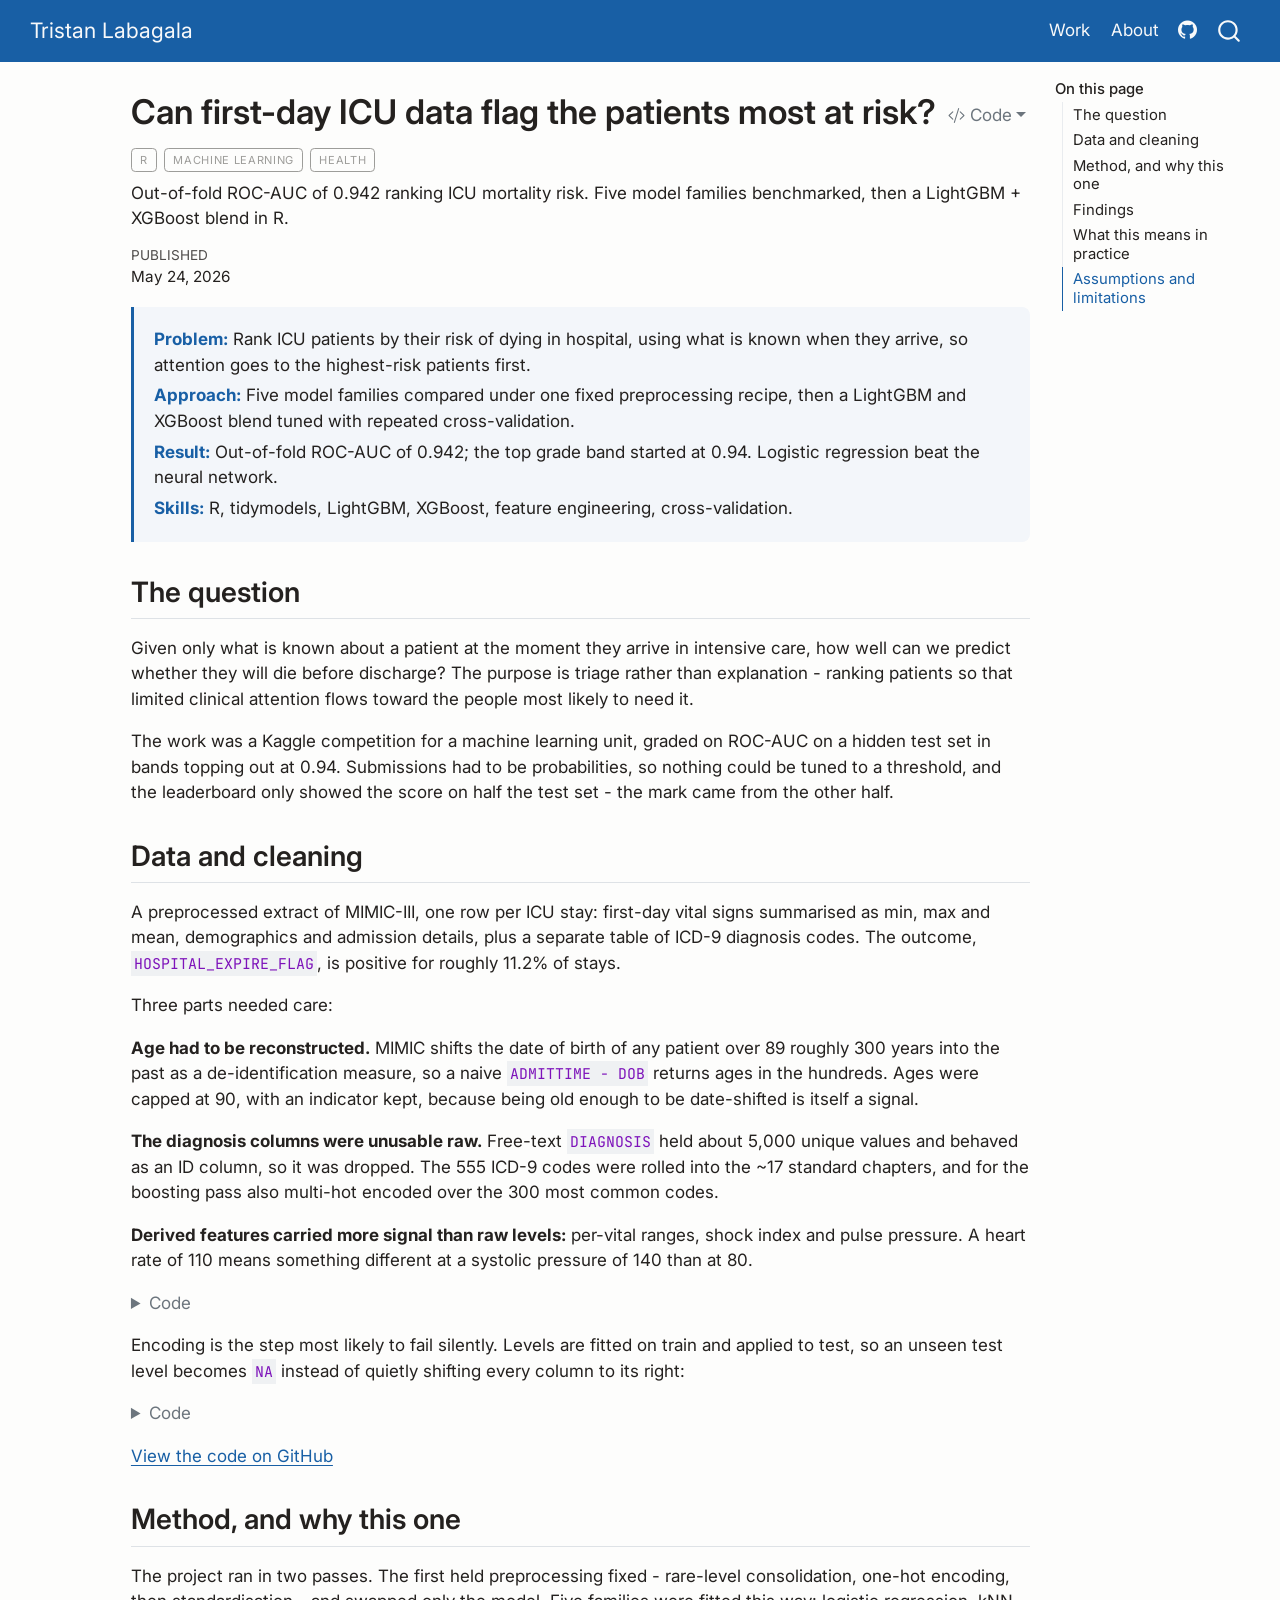
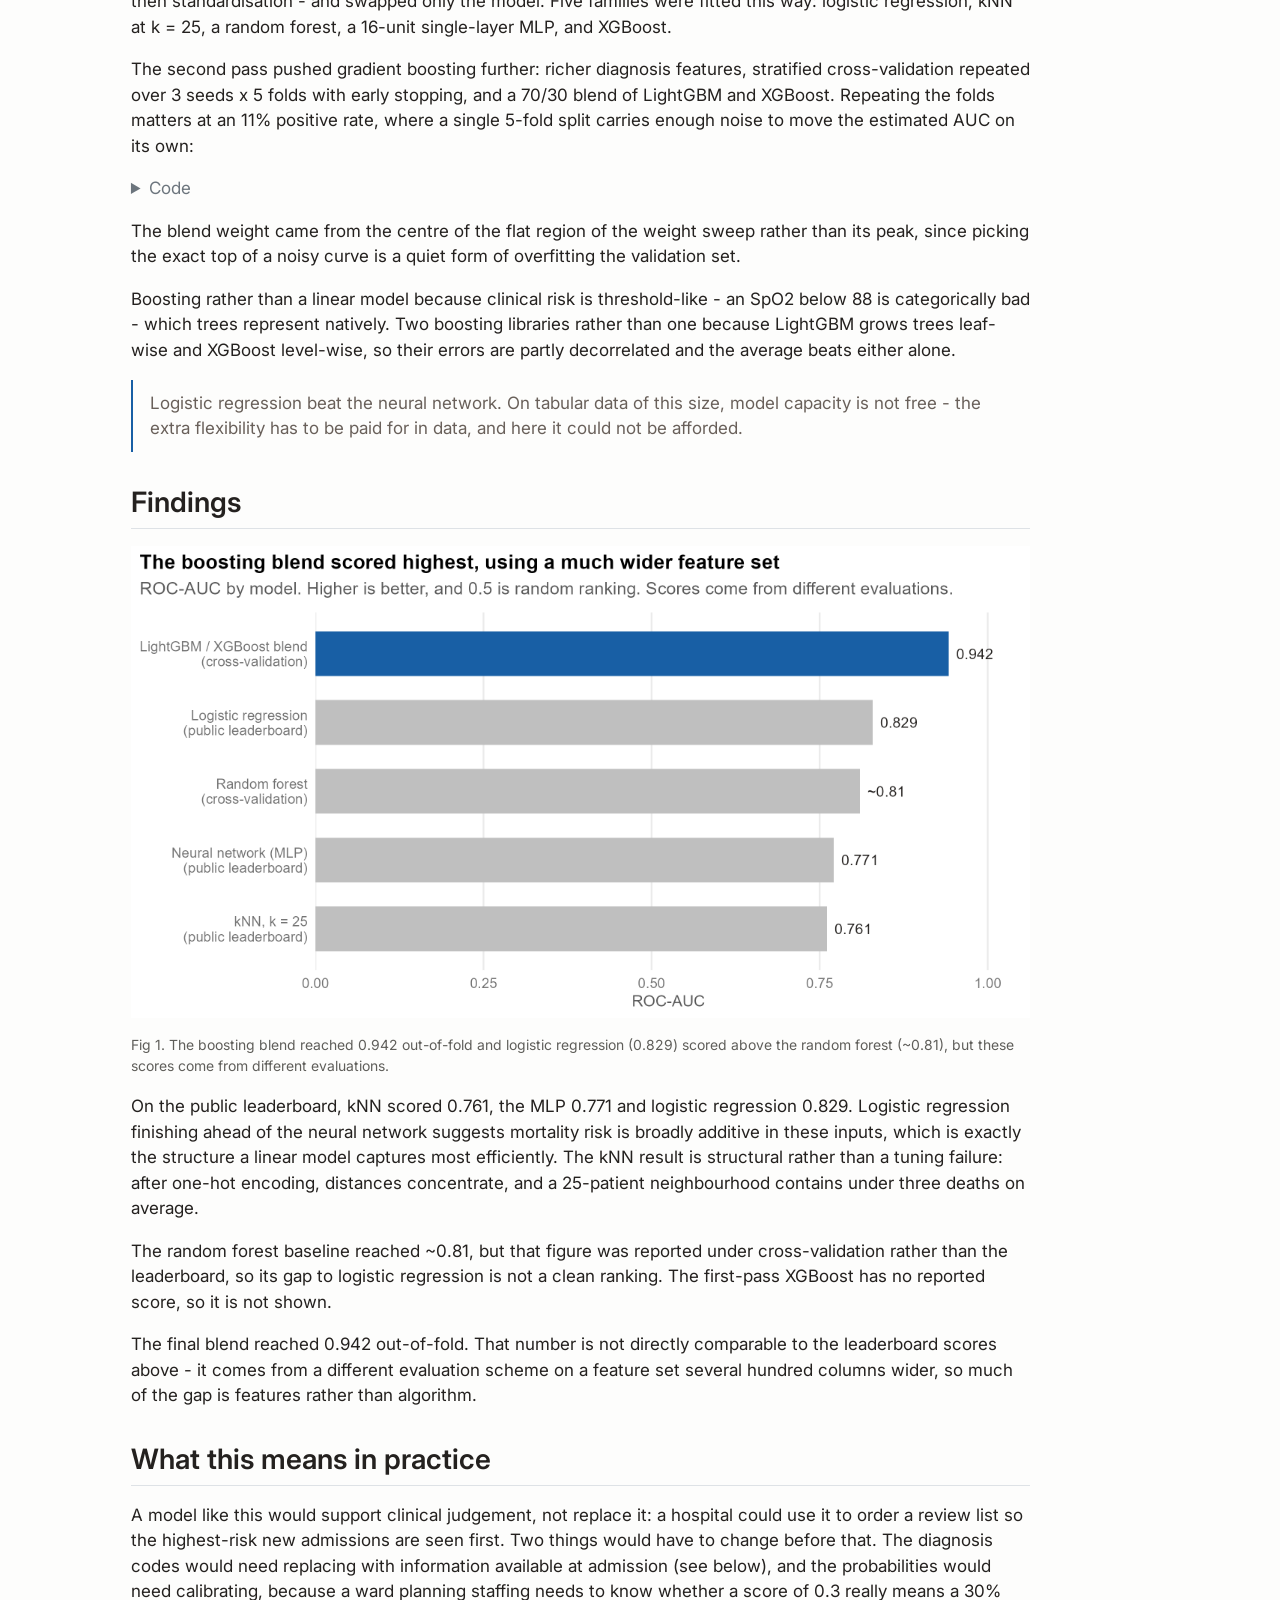
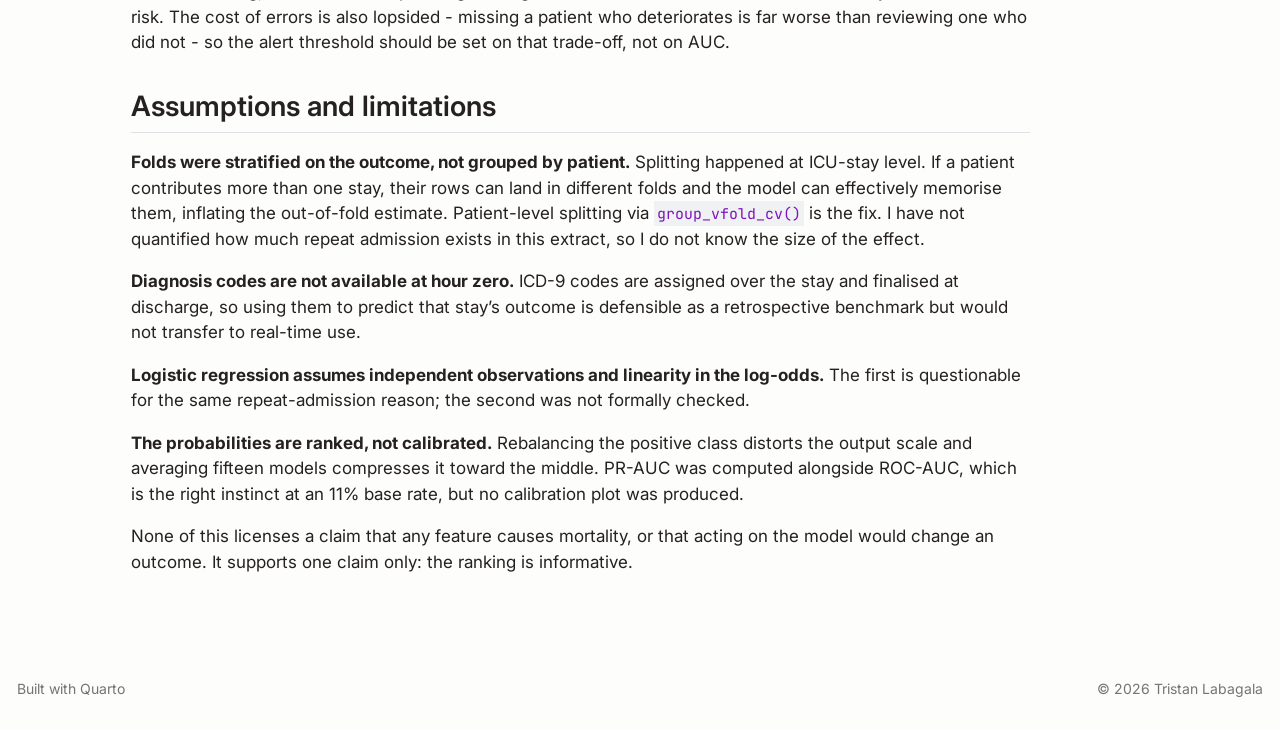
<file: projects/icu-mortality-prediction_1.html>
<html xmlns="http://www.w3.org/1999/xhtml">
<head>
  <title>Redirect</title>
  <script type="text/javascript">
    var redirects = {"":"icu-mortality-prediction.html"};
    var hash = window.location.hash.startsWith('#') ? window.location.hash.slice(1) : window.location.hash;
    var redirect = redirects[hash] || redirects[""] || "/";
    window.document.title = 'Redirect to  ' +  redirect;
    if (!redirects[hash]) {
      redirect = redirect + window.location.hash;
    }
    redirect = redirect + window.location.search;
    window.location.replace(redirect);
  </script>
</head>
<body>
</body>
</html>
</file>
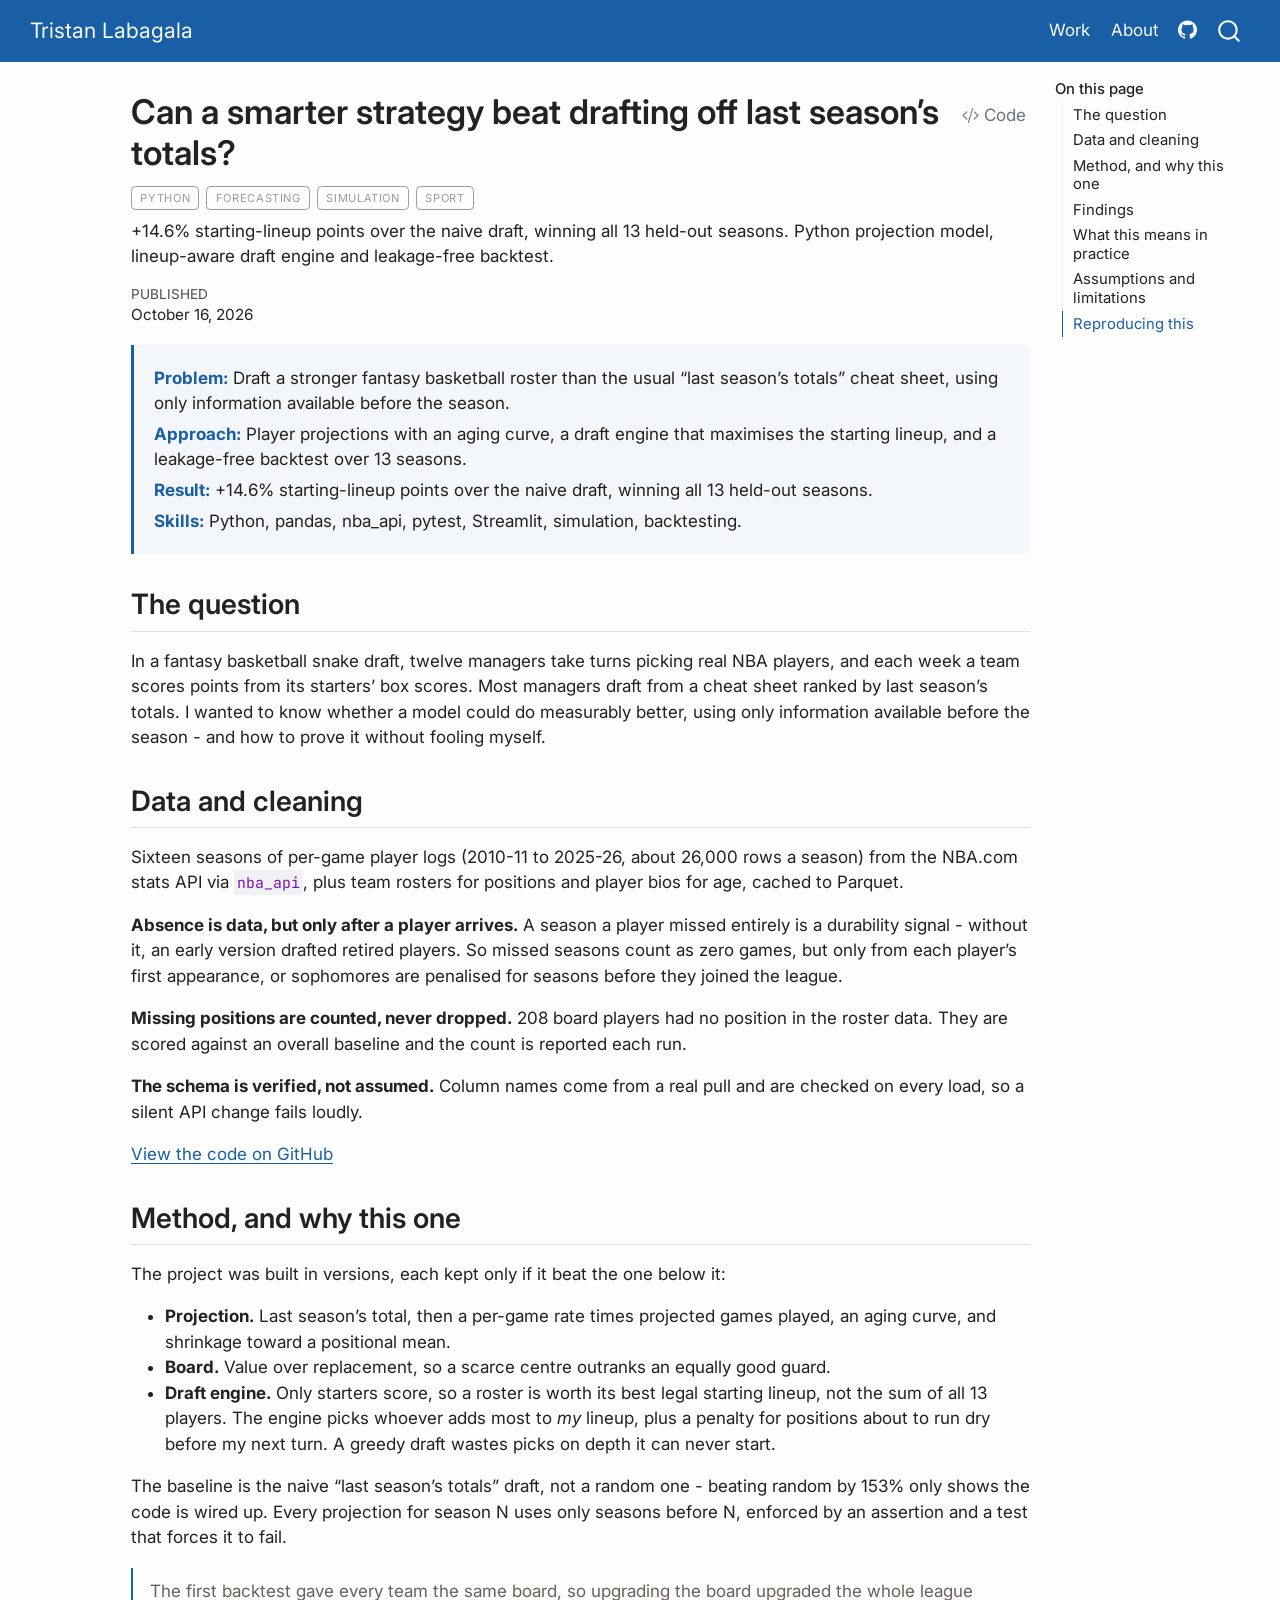
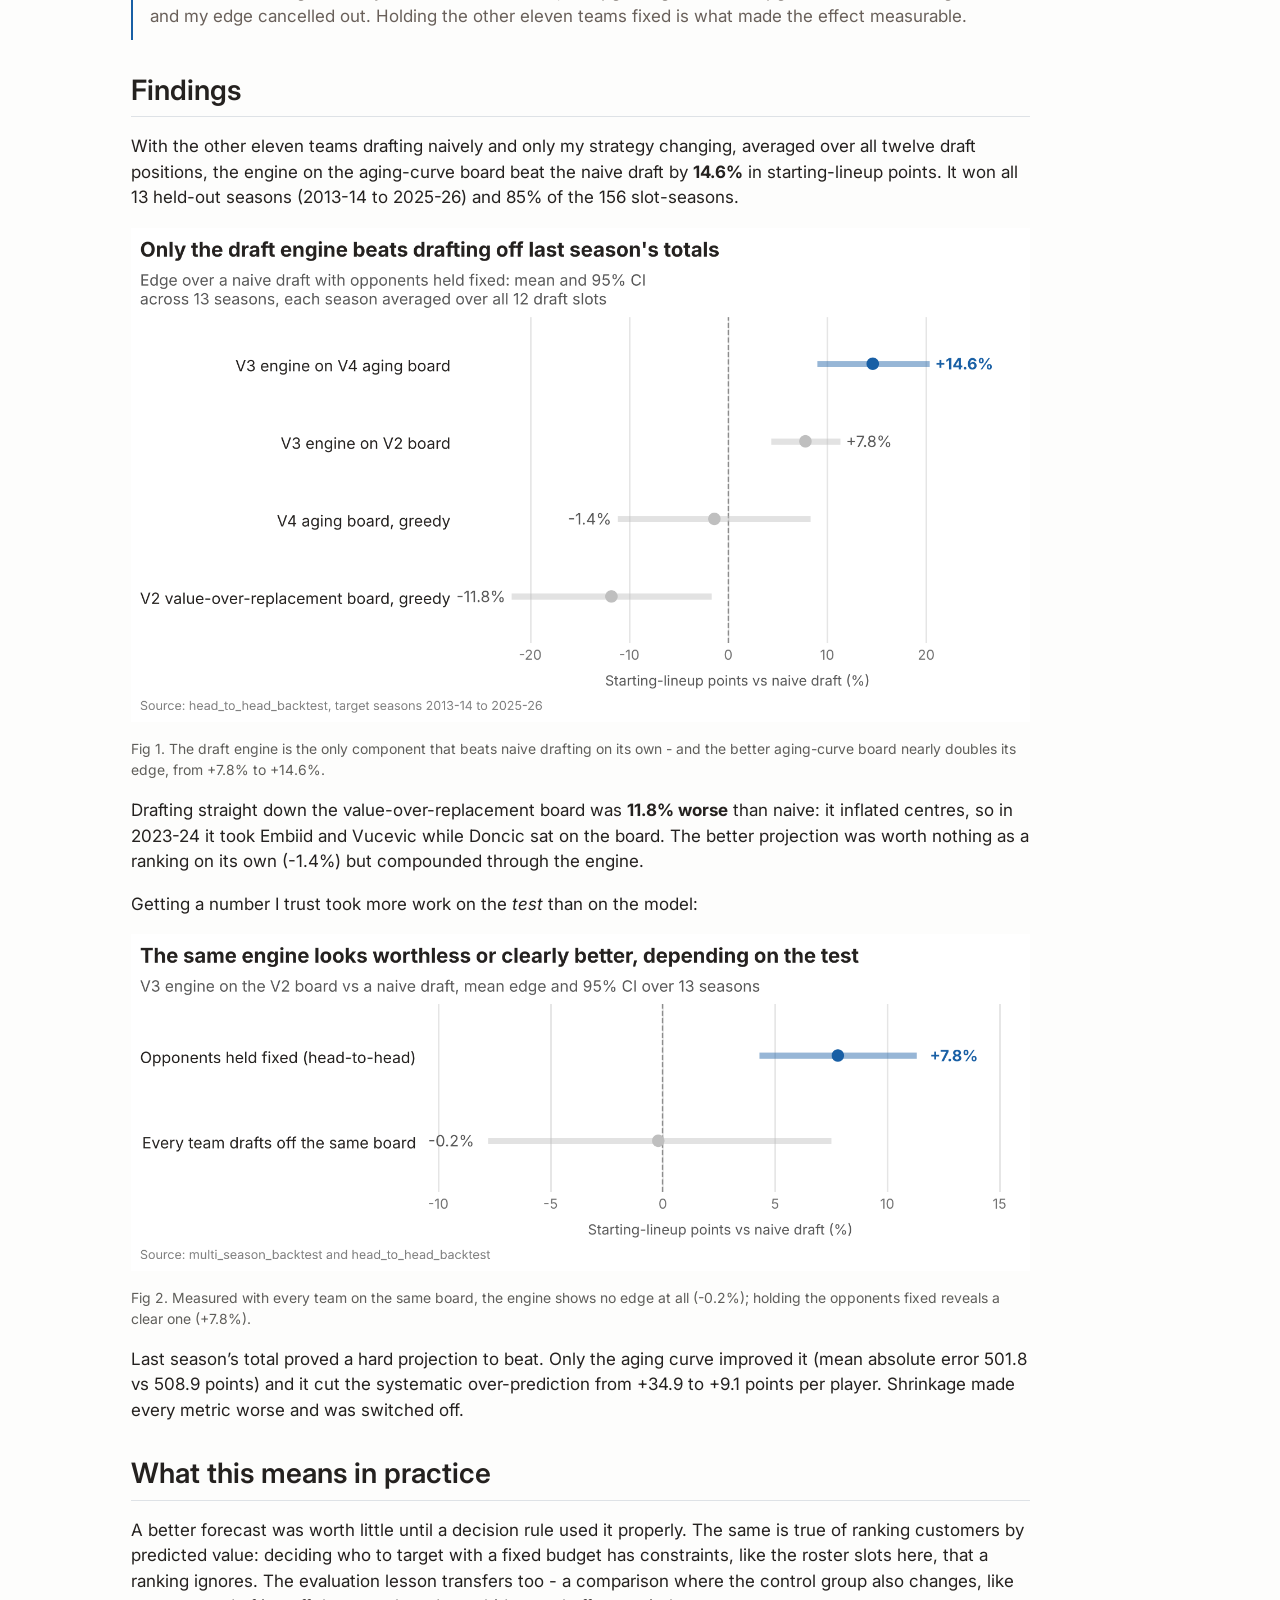
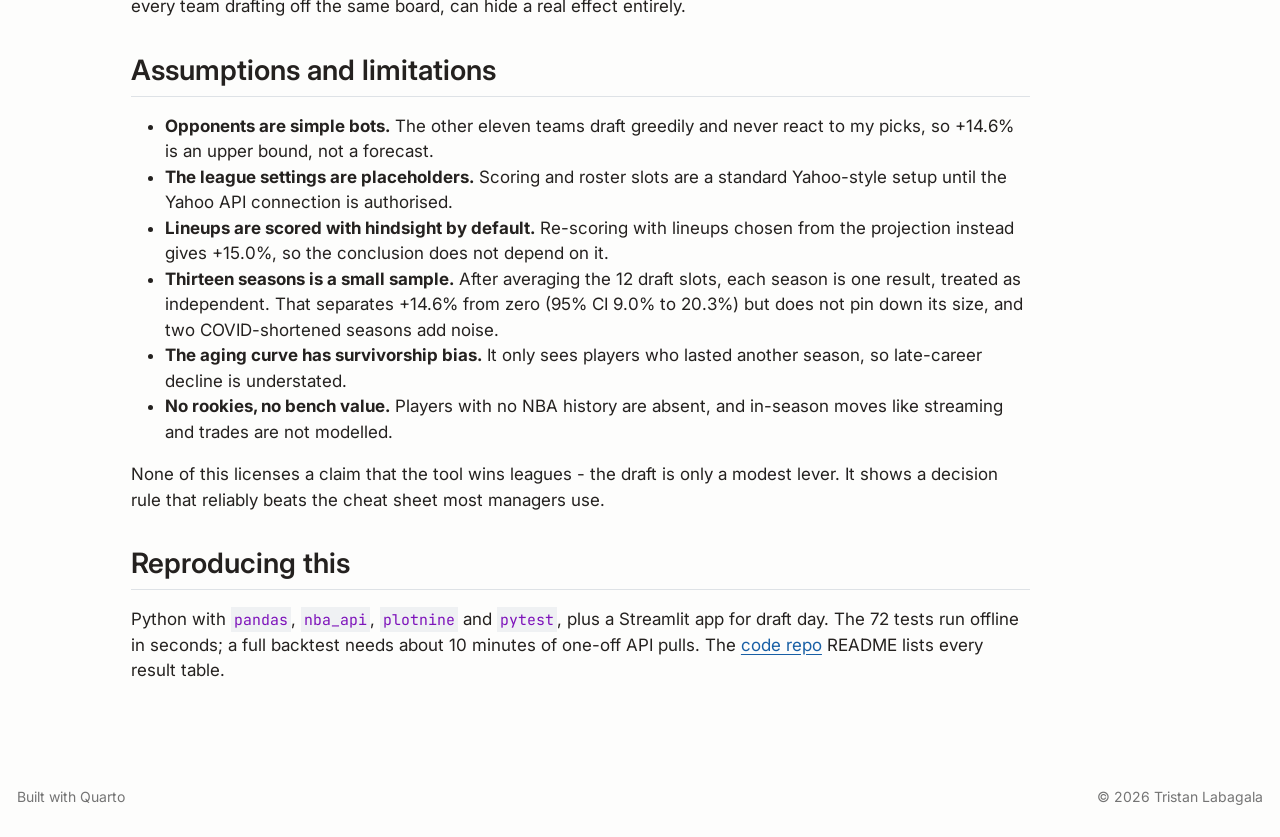
<file: projects/nba-fantasy-draft.html>
<!DOCTYPE html>
<html xmlns="http://www.w3.org/1999/xhtml" lang="en" xml:lang="en"><head>

<meta charset="utf-8">
<meta name="generator" content="quarto-1.11.9">

<meta name="viewport" content="width=device-width, initial-scale=1.0, user-scalable=yes">

<meta name="dcterms.date" content="2026-10-16">
<meta name="description" content="+14.6% starting-lineup points over the naive draft, winning all 13 held-out seasons. Python projection model, lineup-aware draft engine and leakage-free backtest.">

<title>Can a smarter strategy beat drafting off last season’s totals? – Tristan Labagala</title>
<style>
/* Default styles provided by pandoc.
** See https://pandoc.org/MANUAL.html#variables-for-html for config info.
*/
span.smallcaps{font-variant: small-caps;}
div.columns{display: flex; gap: 1.5em;}
div.column{flex: auto;}
@media screen {
div.columns{gap: min(4vw, 1.5em);}
div.column{overflow-x: auto;}
}
div.hanging-indent{margin-left: 1.5em; text-indent: -1.5em;}
ul.task-list{list-style: none;}
ul.task-list li input[type="checkbox"] {
  width: 0.8em;
  margin: 0 0.8em 0.2em -1em; /* quarto-specific, see https://github.com/quarto-dev/quarto-cli/issues/4556 */ 
  vertical-align: middle;
}
/* CSS for syntax highlighting */
html { -webkit-text-size-adjust: 100%; }
pre > code.sourceCode { white-space: pre; position: relative; }
pre > code.sourceCode > span { display: inline-block; line-height: 1.25; }
pre > code.sourceCode > span:empty { height: 1.2em; }
.sourceCode { overflow: visible; }
code.sourceCode > span { color: inherit; text-decoration: inherit; }
div.sourceCode { margin: 1em 0; }
pre.sourceCode { margin: 0; }
@media screen {
div.sourceCode { overflow: auto; }
}
@media print {
pre > code.sourceCode { white-space: pre-wrap; }
pre > code.sourceCode > span { text-indent: -5em; padding-left: 5em; }
}
pre.numberSource code
  { counter-reset: source-line 0; }
pre.numberSource code > span
  { position: relative; left: -4em; counter-increment: source-line; }
pre.numberSource code > span > a:first-child::before
  { content: counter(source-line);
    position: relative; left: -1em; text-align: right; vertical-align: baseline;
    border: none; display: inline-block;
    -webkit-touch-callout: none; -webkit-user-select: none;
    -khtml-user-select: none; -moz-user-select: none;
    -ms-user-select: none; user-select: none;
    padding: 0 4px; width: 4em;
  }
pre.numberSource { margin-left: 3em;  padding-left: 4px; }
div.sourceCode
  {   }
@media screen {
pre > code.sourceCode > span > a:first-child::before { text-decoration: underline; }
}
</style>


<script src="../site_libs/quarto-nav/quarto-nav.js"></script>
<script src="../site_libs/clipboard/clipboard.min.js"></script>
<script src="../site_libs/quarto-search/autocomplete.umd.js"></script>
<script src="../site_libs/quarto-search/fuse.min.js"></script>
<script src="../site_libs/quarto-search/quarto-search.js"></script>
<meta name="quarto:offset" content="../">
<link href="../assets/favicon.png" rel="icon" type="image/png">
<script src="../site_libs/quarto-html/quarto.js" type="module"></script>
<script src="../site_libs/quarto-html/tabsets/tabsets.js" type="module"></script>
<script src="../site_libs/quarto-html/scrollable-regions/scrollable-regions.js" type="module"></script>
<script src="../site_libs/quarto-html/popper.min.js"></script>
<script src="../site_libs/quarto-html/tippy.umd.min.js"></script>
<script src="../site_libs/quarto-html/anchor.min.js"></script>
<link href="../site_libs/quarto-html/tippy.css" rel="stylesheet">
<link href="../site_libs/quarto-html/quarto-syntax-highlighting-49c787a6c175d90e42264fbd7996148e.css" rel="stylesheet" id="quarto-text-highlighting-styles">
<script src="../site_libs/bootstrap/bootstrap.min.js"></script>
<link href="../site_libs/bootstrap/bootstrap-icons.css" rel="stylesheet">
<link href="../site_libs/bootstrap/bootstrap-7ee32f23b61fb4bcc274ba6454d4e31f.min.css" rel="stylesheet" append-hash="true" id="quarto-bootstrap" data-mode="light">
<script id="quarto-search-options" type="application/json">{
  "location": "navbar",
  "copy-button": false,
  "collapse-after": 3,
  "panel-placement": "end",
  "type": "overlay",
  "limit": 50,
  "keyboard-shortcut": [
    "f",
    "/",
    "s"
  ],
  "show-item-context": false,
  "language": {
    "search-no-results-text": "No results",
    "search-matching-documents-text": "matching documents",
    "search-copy-link-title": "Copy link to search",
    "search-hide-matches-text": "Hide additional matches",
    "search-more-match-text": "more match in this document",
    "search-more-matches-text": "more matches in this document",
    "search-clear-button-title": "Clear",
    "search-text-placeholder": "",
    "search-detached-cancel-button-title": "Cancel",
    "search-submit-button-title": "Submit",
    "search-label": "Search"
  }
}</script>
<!--
  Google Analytics 4. Included in every page's <head> via _quarto.yml.
  - Loads only on the live hostname, so `quarto preview` and local _site
    visits never reach the data.
  - Page views, outbound clicks (GitHub, LinkedIn) and PDF downloads come from
    GA4 enhanced measurement, so this file has no code for them.
  - The click listener below adds events for the site's own interactions. To
    track a new kind of click, add a branch here, not an inline script on a page.
  Event parameters (project, category, link_url) must be registered as
  event-scoped custom dimensions in GA4 Admin to appear in reports.
-->
<script>
(function () {
  var GA_ID = "G-JHZ8J4XM7M";               // GA4 measurement ID
  var LIVE_HOST = "tlabagala.github.io";
  if (location.hostname !== LIVE_HOST || /X{4,}/.test(GA_ID)) return;

  var s = document.createElement("script");
  s.async = true;
  s.src = "https://www.googletagmanager.com/gtag/js?id=" + GA_ID;
  document.head.appendChild(s);

  window.dataLayer = window.dataLayer || [];
  window.gtag = function () { dataLayer.push(arguments); };
  gtag("js", new Date());
  gtag("config", GA_ID);

  var decodeCategory = function (b64) {
    try { return decodeURIComponent(atob(b64)); } catch (e) { return null; }
  };

  document.addEventListener("click", function (e) {
    var t = e.target;
    if (!(t instanceof Element)) return;

    // Category filter: sidebar pills on the Work page ("All" has an empty value)
    var pill = t.closest(".quarto-listing-category .category");
    if (pill) {
      var name = decodeCategory(pill.dataset.category || "");
      gtag("event", "category_filter", { category: name || "All", source: "sidebar" });
      return;
    }

    // Category filter: badge on a project card
    var badge = t.closest(".listing-category");
    if (badge) {
      gtag("event", "category_filter", { category: badge.textContent.trim(), source: "card" });
      return;
    }

    // Project card on the Work page
    var card = t.closest("a.quarto-grid-link");
    if (card) {
      var title = card.querySelector(".listing-title");
      gtag("event", "project_card_click", {
        project: title ? title.textContent.trim() : card.getAttribute("href")
      });
      return;
    }

    // Full report or paper opened from a project page
    var link = t.closest("a[href]");
    if (link && /assets\/(reports|papers)\//.test(link.getAttribute("href"))) {
      gtag("event", "report_open", { link_url: link.href });
    }
  });
})();
</script>
<link rel="preconnect" href="https://fonts.googleapis.com">
<link rel="preconnect" href="https://fonts.gstatic.com" crossorigin="">
<link href="https://fonts.googleapis.com/css2?family=Inter:wght@400;500;600&amp;family=JetBrains+Mono&amp;display=swap" rel="stylesheet">


<meta property="og:title" content="Can a smarter strategy beat drafting off last season’s totals? – Tristan Labagala">
<meta property="og:description" content="+14.6% starting-lineup points over the naive draft, winning all 13 held-out seasons. Python projection model, lineup-aware draft engine and leakage-free backtest.">
<meta property="og:image" content="https://tlabagala.github.io/assets/figures/nba-head-to-head.png">
<meta property="og:site_name" content="Tristan Labagala">
<meta property="og:image:height" content="880">
<meta property="og:image:width" content="1600">
<meta property="og:image:alt" content="Starting-lineup points up 14.6 per cent on the naive draft, beside bars for four draft strategies with the draft engine highest.">
<meta name="twitter:title" content="Can a smarter strategy beat drafting off last season’s totals? – Tristan Labagala">
<meta name="twitter:description" content="+14.6% starting-lineup points over the naive draft, winning all 13 held-out seasons. Python projection model, lineup-aware draft engine and leakage-free backtest.">
<meta name="twitter:image" content="https://tlabagala.github.io/assets/figures/nba-head-to-head.png">
<meta name="twitter:image:alt" content="Starting-lineup points up 14.6 per cent on the naive draft, beside bars for four draft strategies with the draft engine highest.">
<meta name="twitter:card" content="summary_large_image">
</head>

<body class="nav-fixed quarto-light"><a id="quarto-skip-link" class="visually-hidden-focusable" href="#quarto-document-content">Skip to main content</a>

<div id="quarto-search-results"></div>
  <header id="quarto-header" class="headroom fixed-top">
    <nav class="navbar navbar-expand-lg " data-bs-theme="dark" aria-label="Site">
      <div class="navbar-container container-fluid">
      <div class="navbar-brand-container mx-auto">
    <a class="navbar-brand" href="../index.html">
    <span class="navbar-title">Tristan Labagala</span>
    </a>
  </div>
          <button class="navbar-toggler" type="button" data-bs-toggle="collapse" data-bs-target="#navbarCollapse" aria-controls="navbarCollapse" aria-expanded="false" aria-label="Toggle navigation" onclick="if (window.quartoToggleHeadroom) { window.quartoToggleHeadroom(); }">
  <span class="navbar-toggler-icon"></span>
</button>
          <div class="collapse navbar-collapse" id="navbarCollapse">
            <ul class="navbar-nav navbar-nav-scroll ms-auto">
  <li class="nav-item">
    <a class="nav-link" href="../index.html"> 
<span class="menu-text">Work</span></a>
  </li>  
  <li class="nav-item">
    <a class="nav-link" href="../about.html"> 
<span class="menu-text">About</span></a>
  </li>  
  <li class="nav-item compact">
    <a class="nav-link" href="https://github.com/tlabagala"> <i class="bi bi-github" role="img" aria-label="GitHub">
</i> 
<span class="menu-text"></span></a>
  </li>  
</ul>
          </div> <!-- /navcollapse -->
            <div class="quarto-navbar-tools">
</div>
            <div id="quarto-search" class="" title="Search"></div>
      </div> <!-- /container-fluid -->
    </nav>
</header>
<!-- content -->
<div id="quarto-content" class="quarto-container page-columns page-rows-contents page-layout-article page-navbar">
<!-- sidebar -->
<!-- margin-sidebar -->
    <div id="quarto-margin-sidebar" class="sidebar margin-sidebar">
        <nav id="TOC" role="doc-toc" aria-labelledby="toc-title" class="toc-active">
    <h2 id="toc-title">On this page</h2>
   
  <ul class="collapse">
  <li><a href="#the-question" id="toc-the-question" class="nav-link active" data-scroll-target="#the-question">The question</a></li>
  <li><a href="#data-and-cleaning" id="toc-data-and-cleaning" class="nav-link" data-scroll-target="#data-and-cleaning">Data and cleaning</a></li>
  <li><a href="#method-and-why-this-one" id="toc-method-and-why-this-one" class="nav-link" data-scroll-target="#method-and-why-this-one">Method, and why this one</a></li>
  <li><a href="#findings" id="toc-findings" class="nav-link" data-scroll-target="#findings">Findings</a></li>
  <li><a href="#what-this-means-in-practice" id="toc-what-this-means-in-practice" class="nav-link" data-scroll-target="#what-this-means-in-practice">What this means in practice</a></li>
  <li><a href="#assumptions-and-limitations" id="toc-assumptions-and-limitations" class="nav-link" data-scroll-target="#assumptions-and-limitations">Assumptions and limitations</a></li>
  <li><a href="#reproducing-this" id="toc-reproducing-this" class="nav-link" data-scroll-target="#reproducing-this">Reproducing this</a></li>
  </ul>
</nav>
    </div>
<!-- main -->
<main class="content" id="quarto-document-content" tabindex="-1">

<header id="title-block-header" class="quarto-title-block default">
<div class="quarto-title">
<div class="quarto-title-block"><div><h1 class="title">Can a smarter strategy beat drafting off last season’s totals?</h1><button type="button" class="btn code-tools-button" id="quarto-code-tools-source"><i class="bi"></i> Code</button></div></div>
  <div class="quarto-categories">
    <div class="quarto-category">Python</div>
    <div class="quarto-category">Forecasting</div>
    <div class="quarto-category">Simulation</div>
    <div class="quarto-category">Sport</div>
  </div>
  </div>

<div>
  <div class="description">
    +14.6% starting-lineup points over the naive draft, winning all 13 held-out seasons. Python projection model, lineup-aware draft engine and leakage-free backtest.
  </div>
</div>


<div class="quarto-title-meta">

    
    <div>
    <div class="quarto-title-meta-heading">Published</div>
    <div class="quarto-title-meta-contents">
      <p class="date">October 16, 2026</p>
    </div>
  </div>
  
    
  </div>
  


</header>


<div class="project-summary">
<ul>
<li><strong>Problem:</strong> Draft a stronger fantasy basketball roster than the usual “last season’s totals” cheat sheet, using only information available before the season.</li>
<li><strong>Approach:</strong> Player projections with an aging curve, a draft engine that maximises the starting lineup, and a leakage-free backtest over 13 seasons.</li>
<li><strong>Result:</strong> +14.6% starting-lineup points over the naive draft, winning all 13 held-out seasons.</li>
<li><strong>Skills:</strong> Python, pandas, nba_api, pytest, Streamlit, simulation, backtesting.</li>
</ul>
</div>
<section id="the-question" class="level2">
<h2 class="anchored" data-anchor-id="the-question">The question</h2>
<p>In a fantasy basketball snake draft, twelve managers take turns picking real NBA players, and each week a team scores points from its starters’ box scores. Most managers draft from a cheat sheet ranked by last season’s totals. I wanted to know whether a model could do measurably better, using only information available before the season - and how to prove it without fooling myself.</p>
</section>
<section id="data-and-cleaning" class="level2">
<h2 class="anchored" data-anchor-id="data-and-cleaning">Data and cleaning</h2>
<p>Sixteen seasons of per-game player logs (2010-11 to 2025-26, about 26,000 rows a season) from the NBA.com stats API via <code>nba_api</code>, plus team rosters for positions and player bios for age, cached to Parquet.</p>
<p><strong>Absence is data, but only after a player arrives.</strong> A season a player missed entirely is a durability signal - without it, an early version drafted retired players. So missed seasons count as zero games, but only from each player’s first appearance, or sophomores are penalised for seasons before they joined the league.</p>
<p><strong>Missing positions are counted, never dropped.</strong> 208 board players had no position in the roster data. They are scored against an overall baseline and the count is reported each run.</p>
<p><strong>The schema is verified, not assumed.</strong> Column names come from a real pull and are checked on every load, so a silent API change fails loudly.</p>
<p><a href="https://github.com/tlabagala/NBA-Fantasy-Draft">View the code on GitHub</a></p>
</section>
<section id="method-and-why-this-one" class="level2">
<h2 class="anchored" data-anchor-id="method-and-why-this-one">Method, and why this one</h2>
<p>The project was built in versions, each kept only if it beat the one below it:</p>
<ul>
<li><strong>Projection.</strong> Last season’s total, then a per-game rate times projected games played, an aging curve, and shrinkage toward a positional mean.</li>
<li><strong>Board.</strong> Value over replacement, so a scarce centre outranks an equally good guard.</li>
<li><strong>Draft engine.</strong> Only starters score, so a roster is worth its best legal starting lineup, not the sum of all 13 players. The engine picks whoever adds most to <em>my</em> lineup, plus a penalty for positions about to run dry before my next turn. A greedy draft wastes picks on depth it can never start.</li>
</ul>
<p>The baseline is the naive “last season’s totals” draft, not a random one - beating random by 153% only shows the code is wired up. Every projection for season N uses only seasons before N, enforced by an assertion and a test that forces it to fail.</p>
<blockquote class="blockquote">
<p>The first backtest gave every team the same board, so upgrading the board upgraded the whole league and my edge cancelled out. Holding the other eleven teams fixed is what made the effect measurable.</p>
</blockquote>
</section>
<section id="findings" class="level2">
<h2 class="anchored" data-anchor-id="findings">Findings</h2>
<p>With the other eleven teams drafting naively and only my strategy changing, averaged over all twelve draft positions, the engine on the aging-curve board beat the naive draft by <strong>14.6%</strong> in starting-lineup points. It won all 13 held-out seasons (2013-14 to 2025-26) and 85% of the 156 slot-seasons.</p>
<div class="quarto-figure quarto-figure-left">
<figure class="figure">
<p><img src="../assets/figures/nba-head-to-head.png" class="img-fluid figure-img"></p>
<figcaption>Fig 1. The draft engine is the only component that beats naive drafting on its own - and the better aging-curve board nearly doubles its edge, from +7.8% to +14.6%.</figcaption>
</figure>
</div>
<p>Drafting straight down the value-over-replacement board was <strong>11.8% worse</strong> than naive: it inflated centres, so in 2023-24 it took Embiid and Vucevic while Doncic sat on the board. The better projection was worth nothing as a ranking on its own (-1.4%) but compounded through the engine.</p>
<p>Getting a number I trust took more work on the <em>test</em> than on the model:</p>
<div class="quarto-figure quarto-figure-left">
<figure class="figure">
<p><img src="../assets/figures/nba-measurement.png" class="img-fluid figure-img"></p>
<figcaption>Fig 2. Measured with every team on the same board, the engine shows no edge at all (-0.2%); holding the opponents fixed reveals a clear one (+7.8%).</figcaption>
</figure>
</div>
<p>Last season’s total proved a hard projection to beat. Only the aging curve improved it (mean absolute error 501.8 vs 508.9 points) and it cut the systematic over-prediction from +34.9 to +9.1 points per player. Shrinkage made every metric worse and was switched off.</p>
</section>
<section id="what-this-means-in-practice" class="level2">
<h2 class="anchored" data-anchor-id="what-this-means-in-practice">What this means in practice</h2>
<p>A better forecast was worth little until a decision rule used it properly. The same is true of ranking customers by predicted value: deciding who to target with a fixed budget has constraints, like the roster slots here, that a ranking ignores. The evaluation lesson transfers too - a comparison where the control group also changes, like every team drafting off the same board, can hide a real effect entirely.</p>
</section>
<section id="assumptions-and-limitations" class="level2">
<h2 class="anchored" data-anchor-id="assumptions-and-limitations">Assumptions and limitations</h2>
<ul>
<li><strong>Opponents are simple bots.</strong> The other eleven teams draft greedily and never react to my picks, so +14.6% is an upper bound, not a forecast.</li>
<li><strong>The league settings are placeholders.</strong> Scoring and roster slots are a standard Yahoo-style setup until the Yahoo API connection is authorised.</li>
<li><strong>Lineups are scored with hindsight by default.</strong> Re-scoring with lineups chosen from the projection instead gives +15.0%, so the conclusion does not depend on it.</li>
<li><strong>Thirteen seasons is a small sample.</strong> After averaging the 12 draft slots, each season is one result, treated as independent. That separates +14.6% from zero (95% CI 9.0% to 20.3%) but does not pin down its size, and two COVID-shortened seasons add noise.</li>
<li><strong>The aging curve has survivorship bias.</strong> It only sees players who lasted another season, so late-career decline is understated.</li>
<li><strong>No rookies, no bench value.</strong> Players with no NBA history are absent, and in-season moves like streaming and trades are not modelled.</li>
</ul>
<p>None of this licenses a claim that the tool wins leagues - the draft is only a modest lever. It shows a decision rule that reliably beats the cheat sheet most managers use.</p>
</section>
<section id="reproducing-this" class="level2">
<h2 class="anchored" data-anchor-id="reproducing-this">Reproducing this</h2>
<p>Python with <code>pandas</code>, <code>nba_api</code>, <code>plotnine</code> and <code>pytest</code>, plus a Streamlit app for draft day. The 72 tests run offline in seconds; a full backtest needs about 10 minutes of one-off API pulls. The <a href="https://github.com/tlabagala/NBA-Fantasy-Draft">code repo</a> README lists every result table.</p>


<!-- -->

</section>

</main> <!-- /main -->
<script id="quarto-html-after-body" type="application/javascript">
  window.document.addEventListener("DOMContentLoaded", function (event) {
    const icon = "";
    const anchorJS = new window.AnchorJS();
    anchorJS.options = {
      placement: 'right',
      icon: icon
    };
    anchorJS.add('.anchored');
    const isCodeAnnotation = (el) => {
      for (const clz of el.classList) {
        if (clz.startsWith('code-annotation-')) {                     
          return true;
        }
      }
      return false;
    }
    const onCopySuccess = function(e) {
      // button target
      const button = e.trigger;
      // don't keep focus
      button.blur();
      // flash "checked"
      button.classList.add('code-copy-button-checked');
      var currentTitle = button.getAttribute("title");
      button.setAttribute("title", "Copied!");
      let tooltip;
      if (window.bootstrap) {
        button.setAttribute("data-bs-toggle", "tooltip");
        button.setAttribute("data-bs-placement", "left");
        button.setAttribute("data-bs-title", "Copied!");
        tooltip = new bootstrap.Tooltip(button, 
          { trigger: "manual", 
            customClass: "code-copy-button-tooltip",
            offset: [0, -8]});
        tooltip.show();    
      }
      setTimeout(function() {
        if (tooltip) {
          tooltip.hide();
          button.removeAttribute("data-bs-title");
          button.removeAttribute("data-bs-toggle");
          button.removeAttribute("data-bs-placement");
        }
        button.setAttribute("title", currentTitle);
        button.classList.remove('code-copy-button-checked');
      }, 1000);
      // clear code selection
      e.clearSelection();
    }
    const getTextToCopy = function(trigger) {
      const outerScaffold = trigger.parentElement.cloneNode(true);
      const codeEl = outerScaffold.querySelector('code');
      for (const childEl of codeEl.children) {
        if (isCodeAnnotation(childEl)) {
          childEl.remove();
        }
      }
      return codeEl.innerText;
    }
    const clipboard = new window.ClipboardJS('.code-copy-button:not([data-in-quarto-modal])', {
      text: getTextToCopy
    });
    clipboard.on('success', onCopySuccess);
    if (window.document.getElementById('quarto-embedded-source-code-modal')) {
      const clipboardModal = new window.ClipboardJS('.code-copy-button[data-in-quarto-modal]', {
        text: getTextToCopy,
        container: window.document.getElementById('quarto-embedded-source-code-modal')
      });
      clipboardModal.on('success', onCopySuccess);
    }
    const viewSource = window.document.getElementById('quarto-view-source') ||
                       window.document.getElementById('quarto-code-tools-source');
    if (viewSource) {
      const sourceUrl = viewSource.getAttribute("data-quarto-source-url");
      viewSource.addEventListener("click", function(e) {
        if (sourceUrl) {
          // rstudio viewer pane
          if (/\bcapabilities=\b/.test(window.location)) {
            window.open(sourceUrl);
          } else {
            window.location.href = sourceUrl;
          }
        } else {
          const modal = new bootstrap.Modal(document.getElementById('quarto-embedded-source-code-modal'));
          modal.show();
        }
        return false;
      });
    }
    function toggleCodeHandler(show) {
      return function(e) {
        const cellDetails = window.document.querySelectorAll(".cell details.code-fold");
        for (let i=0; i<cellDetails.length; i++) {
          const details = cellDetails[i];
          if (show) {
            details.open = true;
          } else {
            details.removeAttribute("open");
          }
        }
        const cellCodeDivs = window.document.querySelectorAll(".cell div.sourceCode.cell-code");
        const fromCls = show ? "hidden" : "unhidden";
        const toCls = show ? "unhidden" : "hidden";
        for (let i=0; i<cellCodeDivs.length; i++) {
          const codeDiv = cellCodeDivs[i];
          if (codeDiv.classList.contains(fromCls)) {
            codeDiv.classList.remove(fromCls);
            codeDiv.classList.add(toCls);
          } 
        }
        return false;
      }
    }
    const hideAllCode = window.document.getElementById("quarto-hide-all-code");
    if (hideAllCode) {
      hideAllCode.addEventListener("click", toggleCodeHandler(false));
    }
    const showAllCode = window.document.getElementById("quarto-show-all-code");
    if (showAllCode) {
      showAllCode.addEventListener("click", toggleCodeHandler(true));
    }
      var localhostRegex = new RegExp(/^(?:http|https):\/\/localhost\:?[0-9]*\//);
      var mailtoRegex = new RegExp(/^mailto:/);
        var filterRegex = new RegExp("https:\/\/tlabagala\.github\.io");
      var isInternal = (href) => {
          return filterRegex.test(href) || localhostRegex.test(href) || mailtoRegex.test(href);
      }
      // Inspect non-navigation links and adorn them if external
      window.quartoDecorateExternalLinks = function (root) {
     var links = (root || window.document).querySelectorAll('a[href]:not(.nav-link):not(.navbar-brand):not(.toc-action):not(.sidebar-link):not(.sidebar-item-toggle):not(.pagination-link):not(.no-external):not([aria-hidden]):not(.dropdown-item):not(.quarto-navigation-tool):not(.about-link)');
      for (var i=0; i<links.length; i++) {
        const link = links[i];
        if (!isInternal(link.href)) {
          // undo the damage that might have been done by quarto-nav.js in the case of
          // links that we want to consider external
          if (link.dataset.originalHref !== undefined) {
            link.href = link.dataset.originalHref;
          }
          if (!link.classList.contains('no-external-icon')) {
          }
        }
      }
      };
      window.quartoDecorateExternalLinks(window.document);
    // Esc closes the popup (WCAG 1.4.13) and focus leaving both trigger and
    // popup closes it (WCAG 2.4.11); tippy handles neither for interactive popups.
    const hideOnEscAndFocusOut = {
      name: 'hideOnEscAndFocusOut',
      defaultValue: true,
      fn(instance) {
        const dismiss = () => {
          // A show scheduled by the trigger delay would otherwise reopen it
          instance.clearDelayTimeouts();
          instance.hide();
        };
        const onKeyDown = (event) => {
          if (event.key !== 'Escape') {
            return;
          }
          // Keep Esc from also reaching page handlers (e.g. reveal.js overview),
          // except an open reveal.js slide menu, which Esc should close too.
          // The menu handles keys only when its keyboard option is on.
          const menuHandlesEsc = window.Reveal?.getPlugin?.('menu')?.isOpen() &&
            window.Reveal.getConfig().menu?.keyboard !== false;
          if (!menuHandlesEsc) {
            event.stopPropagation();
          }
          if (instance.popper.contains(window.document.activeElement)) {
            // Disabled while refocusing so the focus trigger does not reopen it
            instance.disable();
            instance.reference.focus();
            instance.enable();
          }
          dismiss();
        };
        const onFocusOut = (event) => {
          const target = event.relatedTarget;
          if (target && !instance.reference.contains(target) &&
              !instance.popper.contains(target)) {
            dismiss();
          }
        };
        // On the trigger too: a click trigger (code-annotations: select) has no
        // blur handling. Attached for the instance's lifetime so leaving the
        // trigger also cancels a show still pending on the trigger delay.
        instance.reference.addEventListener('focusout', onFocusOut);
        return {
          onShow() {
            window.document.addEventListener('keydown', onKeyDown, true);
            instance.popper.addEventListener('focusout', onFocusOut);
          },
          onHide() {
            window.document.removeEventListener('keydown', onKeyDown, true);
            instance.popper.removeEventListener('focusout', onFocusOut);
          },
          onDestroy() {
            instance.reference.removeEventListener('focusout', onFocusOut);
          },
        };
      },
    };
    function tippyHover(el, contentFn, onTriggerFn, onUntriggerFn) {
      const config = {
        allowHTML: true,
        maxWidth: 500,
        delay: 100,
        arrow: false,
        appendTo: function(el) {
            return el.parentElement;
        },
        interactive: true,
        interactiveBorder: 10,
        theme: 'quarto',
        placement: 'bottom-start',
        plugins: [hideOnEscAndFocusOut],
      };
      if (contentFn) {
        config.content = contentFn;
      }
      if (onTriggerFn) {
        config.onTrigger = onTriggerFn;
      }
      if (onUntriggerFn) {
        config.onUntrigger = onUntriggerFn;
      }
      window.tippy(el, config); 
    }
    const noterefs = window.document.querySelectorAll('a[role="doc-noteref"]');
    for (var i=0; i<noterefs.length; i++) {
      const ref = noterefs[i];
      tippyHover(ref, function() {
        // use id or data attribute instead here
        let href = ref.getAttribute('data-footnote-href') || ref.getAttribute('href');
        try { href = new URL(href).hash; } catch {}
        const id = href.replace(/^#\/?/, "");
        const note = window.document.getElementById(id);
        if (note) {
          return note.innerHTML;
        } else {
          return "";
        }
      });
    }
    const xrefs = window.document.querySelectorAll('a.quarto-xref');
    const processXRef = (id, note) => {
      // Strip column container classes
      const stripColumnClz = (el) => {
        el.classList.remove("page-full", "page-columns");
        if (el.children) {
          for (const child of el.children) {
            stripColumnClz(child);
          }
        }
      }
      stripColumnClz(note)
      if (id === null || id.startsWith('sec-')) {
        // Special case sections, only their first couple elements
        const container = document.createElement("div");
        if (note.children && note.children.length > 2) {
          container.appendChild(note.children[0].cloneNode(true));
          for (let i = 1; i < note.children.length; i++) {
            const child = note.children[i];
            if (child.tagName === "P" && child.innerText === "") {
              continue;
            } else {
              container.appendChild(child.cloneNode(true));
              break;
            }
          }
          if (window.Quarto?.typesetMath) {
            window.Quarto.typesetMath(container);
          }
          return container.innerHTML
        } else {
          if (window.Quarto?.typesetMath) {
            window.Quarto.typesetMath(note);
          }
          return note.innerHTML;
        }
      } else {
        // Remove any anchor links if they are present
        const anchorLink = note.querySelector('a.anchorjs-link');
        if (anchorLink) {
          anchorLink.remove();
        }
        if (window.Quarto?.typesetMath) {
          window.Quarto.typesetMath(note);
        }
        if (note.classList.contains("callout")) {
          return note.outerHTML;
        } else {
          return note.innerHTML;
        }
      }
    }
    for (var i=0; i<xrefs.length; i++) {
      const xref = xrefs[i];
      tippyHover(xref, undefined, function(instance) {
        instance.disable();
        let url = xref.getAttribute('href');
        let hash = undefined; 
        if (url.startsWith('#')) {
          hash = url;
        } else {
          try { hash = new URL(url).hash; } catch {}
        }
        if (hash) {
          const id = hash.replace(/^#\/?/, "");
          const note = window.document.getElementById(id);
          if (note !== null) {
            try {
              const html = processXRef(id, note.cloneNode(true));
              instance.setContent(html);
            } finally {
              instance.enable();
              instance.show();
            }
          } else {
            // See if we can fetch this
            fetch(url.split('#')[0])
            .then(res => res.text())
            .then(html => {
              const parser = new DOMParser();
              const htmlDoc = parser.parseFromString(html, "text/html");
              const note = htmlDoc.getElementById(id);
              if (note !== null) {
                const html = processXRef(id, note);
                instance.setContent(html);
              } 
            }).finally(() => {
              instance.enable();
              instance.show();
            });
          }
        } else {
          // See if we can fetch a full url (with no hash to target)
          // This is a special case and we should probably do some content thinning / targeting
          fetch(url)
          .then(res => res.text())
          .then(html => {
            const parser = new DOMParser();
            const htmlDoc = parser.parseFromString(html, "text/html");
            const note = htmlDoc.querySelector('main.content');
            if (note !== null) {
              // This should only happen for chapter cross references
              // (since there is no id in the URL)
              // remove the first header
              if (note.children.length > 0 && note.children[0].tagName === "HEADER") {
                note.children[0].remove();
              }
              const html = processXRef(null, note);
              instance.setContent(html);
            } 
          }).finally(() => {
            instance.enable();
            instance.show();
          });
        }
      }, function(instance) {
      });
    }
        let selectedAnnoteEl;
        const selectorForAnnotation = ( cell, annotation) => {
          let cellAttr = 'data-code-cell="' + cell + '"';
          let lineAttr = 'data-code-annotation="' +  annotation + '"';
          const selector = 'span[' + cellAttr + '][' + lineAttr + ']';
          return selector;
        }
        const selectCodeLines = (annoteEl) => {
          const doc = window.document;
          const targetCell = annoteEl.getAttribute("data-target-cell");
          const targetAnnotation = annoteEl.getAttribute("data-target-annotation");
          const annoteSpan = window.document.querySelector(selectorForAnnotation(targetCell, targetAnnotation));
          const lines = annoteSpan.getAttribute("data-code-lines").split(",");
          const lineIds = lines.map((line) => {
            return targetCell + "-" + line;
          })
          // Each band is positioned against its own containing block, which is
          // not the offsetParent of the lines, so place it from client rects.
          const placeBand = (band, firstEl, lastEl, codeBlock) => {
            const container = band.offsetParent;
            if (container === null) {
              return;
            }
            const containerRect = container.getBoundingClientRect();
            // Reveal.js scales slides with a transform, so convert client
            // pixels back to the CSS pixels of the container.
            const scale = containerRect.height / container.offsetHeight || 1;
            const firstRect = firstEl.getBoundingClientRect();
            const lastRect = lastEl.getBoundingClientRect();
            const top = (firstRect.top - containerRect.top) / scale - container.clientTop + container.scrollTop;
            const height = (lastRect.bottom - firstRect.top) / scale;
            band.style.top = top - 2 + "px";
            band.style.height = height + 4 + "px";
            if (codeBlock) {
              // Without the copy button wrapper, the containing block is wider
              // than the code block, so span the code block explicitly.
              const blockRect = codeBlock.getBoundingClientRect();
              band.style.left = (blockRect.left - containerRect.left) / scale - container.clientLeft + container.scrollLeft + "px";
              band.style.width = blockRect.width / scale + "px";
            }
          };
          if (lineIds.length > 0) {
            const el = window.document.getElementById(lineIds[0]);
            const lastEl = window.document.getElementById(lineIds[lineIds.length - 1]);
            const parent = el.parentElement.parentElement;
            // cook up a div (if necessary) and position it
            let div = window.document.getElementById("code-annotation-line-highlight");
            if (div === null) {
              div = window.document.createElement("div");
              div.setAttribute("id", "code-annotation-line-highlight");
              div.style.position = 'absolute';
              parent.appendChild(div);
            }
            placeBand(div, el, lastEl, parent.closest("div.sourceCode") || parent);
            let gutterDiv = window.document.getElementById("code-annotation-line-highlight-gutter");
            if (gutterDiv === null) {
              gutterDiv = window.document.createElement("div");
              gutterDiv.setAttribute("id", "code-annotation-line-highlight-gutter");
              gutterDiv.style.position = 'absolute';
              const codeCell = window.document.getElementById(targetCell);
              const gutter = codeCell.querySelector('.code-annotation-gutter');
              gutter.appendChild(gutterDiv);
            }
            placeBand(gutterDiv, el, lastEl);
            selectedAnnoteEl = annoteEl;
          }
        };
        const unselectCodeLines = () => {
          const elementsIds = ["code-annotation-line-highlight", "code-annotation-line-highlight-gutter"];
          elementsIds.forEach((elId) => {
            const div = window.document.getElementById(elId);
            if (div) {
              div.remove();
            }
          });
          selectedAnnoteEl = undefined;
        };
          // Handle positioning of the toggle
      window.addEventListener(
        "resize",
        throttle(() => {
          elRect = undefined;
          if (selectedAnnoteEl) {
            selectCodeLines(selectedAnnoteEl);
          }
        }, 10)
      );
      function throttle(fn, ms) {
      let throttle = false;
      let timer;
        return (...args) => {
          if(!throttle) { // first call gets through
              fn.apply(this, args);
              throttle = true;
          } else { // all the others get throttled
              if(timer) clearTimeout(timer); // cancel #2
              timer = setTimeout(() => {
                fn.apply(this, args);
                timer = throttle = false;
              }, ms);
          }
        };
      }
        // Attach click handler to the DT
        const annoteDls = window.document.querySelectorAll('dt[data-target-cell]');
        for (const annoteDlNode of annoteDls) {
          annoteDlNode.addEventListener('click', (event) => {
            const clickedEl = event.target;
            if (clickedEl !== selectedAnnoteEl) {
              unselectCodeLines();
              const activeEl = window.document.querySelector('dt[data-target-cell].code-annotation-active');
              if (activeEl) {
                activeEl.classList.remove('code-annotation-active');
              }
              selectCodeLines(clickedEl);
              clickedEl.classList.add('code-annotation-active');
            } else {
              // Unselect the line
              unselectCodeLines();
              clickedEl.classList.remove('code-annotation-active');
            }
          });
        }
    const findCites = (el) => {
      const parentEl = el.parentElement;
      if (parentEl) {
        const cites = parentEl.dataset.cites;
        if (cites) {
          return {
            el,
            cites: cites.split(' ')
          };
        } else {
          return findCites(el.parentElement)
        }
      } else {
        return undefined;
      }
    };
    var bibliorefs = window.document.querySelectorAll('a[role="doc-biblioref"]');
    for (var i=0; i<bibliorefs.length; i++) {
      const ref = bibliorefs[i];
      const citeInfo = findCites(ref);
      if (citeInfo) {
        tippyHover(citeInfo.el, function() {
          var popup = window.document.createElement('div');
          citeInfo.cites.forEach(function(cite) {
            var citeDiv = window.document.createElement('div');
            citeDiv.classList.add('hanging-indent');
            citeDiv.classList.add('csl-entry');
            var biblioDiv = window.document.getElementById('ref-' + cite);
            if (biblioDiv) {
              citeDiv.innerHTML = biblioDiv.innerHTML;
            }
            popup.appendChild(citeDiv);
          });
          return popup.innerHTML;
        });
      }
    }
  });
  </script>
  <script type="application/javascript">
  window.quartoScrollableRegionsLabels = {"code":"Scrollable code","output":"Scrollable output"};
  </script><div class="modal fade" id="quarto-embedded-source-code-modal" tabindex="-1" aria-labelledby="quarto-embedded-source-code-modal-label" aria-hidden="true"><div class="modal-dialog modal-dialog-scrollable"><div class="modal-content"><div class="modal-header"><h5 class="modal-title" id="quarto-embedded-source-code-modal-label">Source Code</h5><button class="btn-close" data-bs-dismiss="modal"></button></div><div class="modal-body"><div class="">
<div class="code-copy-outer-scaffold"><div class="sourceCode" id="cb1" data-shortcodes="false"><pre class="sourceCode markdown code-with-copy"><code class="sourceCode markdown"><span id="cb1-1"><a href="#cb1-1" aria-hidden="true" tabindex="-1"></a><span class="co">---</span></span>
<span id="cb1-2"><a href="#cb1-2" aria-hidden="true" tabindex="-1"></a><span class="an">title:</span><span class="co"> "Can a smarter strategy beat drafting off last season's totals?"</span></span>
<span id="cb1-3"><a href="#cb1-3" aria-hidden="true" tabindex="-1"></a><span class="an">description:</span><span class="co"> "+14.6% starting-lineup points over the naive draft, winning all 13 held-out seasons. Python projection model, lineup-aware draft engine and leakage-free backtest."</span></span>
<span id="cb1-4"><a href="#cb1-4" aria-hidden="true" tabindex="-1"></a><span class="an">date:</span><span class="co"> 2026-10-16</span></span>
<span id="cb1-5"><a href="#cb1-5" aria-hidden="true" tabindex="-1"></a><span class="an">categories:</span><span class="co"> [Python, Forecasting, Simulation, Sport]</span></span>
<span id="cb1-6"><a href="#cb1-6" aria-hidden="true" tabindex="-1"></a><span class="an">image:</span><span class="co"> "thumbs/nba-fantasy-draft.png"</span></span>
<span id="cb1-7"><a href="#cb1-7" aria-hidden="true" tabindex="-1"></a><span class="an">image-alt:</span><span class="co"> "Starting-lineup points up 14.6 per cent on the naive draft, beside bars for four draft strategies with the draft engine highest."</span></span>
<span id="cb1-8"><a href="#cb1-8" aria-hidden="true" tabindex="-1"></a><span class="co"># Link previews keep the full in-page figure; the card uses the thumbnail.</span></span>
<span id="cb1-9"><a href="#cb1-9" aria-hidden="true" tabindex="-1"></a><span class="an">open-graph:</span></span>
<span id="cb1-10"><a href="#cb1-10" aria-hidden="true" tabindex="-1"></a><span class="co">  image: "../assets/figures/nba-head-to-head.png"</span></span>
<span id="cb1-11"><a href="#cb1-11" aria-hidden="true" tabindex="-1"></a><span class="an">twitter-card:</span></span>
<span id="cb1-12"><a href="#cb1-12" aria-hidden="true" tabindex="-1"></a><span class="co">  image: "../assets/figures/nba-head-to-head.png"</span></span>
<span id="cb1-13"><a href="#cb1-13" aria-hidden="true" tabindex="-1"></a><span class="co">---</span></span>
<span id="cb1-14"><a href="#cb1-14" aria-hidden="true" tabindex="-1"></a></span>
<span id="cb1-15"><a href="#cb1-15" aria-hidden="true" tabindex="-1"></a>::: {.project-summary}</span>
<span id="cb1-16"><a href="#cb1-16" aria-hidden="true" tabindex="-1"></a><span class="ss">- </span>**Problem:** Draft a stronger fantasy basketball roster than the usual "last season's totals" cheat sheet, using only information available before the season.</span>
<span id="cb1-17"><a href="#cb1-17" aria-hidden="true" tabindex="-1"></a><span class="ss">- </span>**Approach:** Player projections with an aging curve, a draft engine that maximises the starting lineup, and a leakage-free backtest over 13 seasons.</span>
<span id="cb1-18"><a href="#cb1-18" aria-hidden="true" tabindex="-1"></a><span class="ss">- </span>**Result:** +14.6% starting-lineup points over the naive draft, winning all 13 held-out seasons.</span>
<span id="cb1-19"><a href="#cb1-19" aria-hidden="true" tabindex="-1"></a><span class="ss">- </span>**Skills:** Python, pandas, nba_api, pytest, Streamlit, simulation, backtesting.</span>
<span id="cb1-20"><a href="#cb1-20" aria-hidden="true" tabindex="-1"></a>:::</span>
<span id="cb1-21"><a href="#cb1-21" aria-hidden="true" tabindex="-1"></a></span>
<span id="cb1-22"><a href="#cb1-22" aria-hidden="true" tabindex="-1"></a><span class="fu">## The question</span></span>
<span id="cb1-23"><a href="#cb1-23" aria-hidden="true" tabindex="-1"></a></span>
<span id="cb1-24"><a href="#cb1-24" aria-hidden="true" tabindex="-1"></a>In a fantasy basketball snake draft, twelve managers take turns picking real NBA</span>
<span id="cb1-25"><a href="#cb1-25" aria-hidden="true" tabindex="-1"></a>players, and each week a team scores points from its starters' box scores. Most</span>
<span id="cb1-26"><a href="#cb1-26" aria-hidden="true" tabindex="-1"></a>managers draft from a cheat sheet ranked by last season's totals. I wanted to know</span>
<span id="cb1-27"><a href="#cb1-27" aria-hidden="true" tabindex="-1"></a>whether a model could do measurably better, using only information available</span>
<span id="cb1-28"><a href="#cb1-28" aria-hidden="true" tabindex="-1"></a>before the season - and how to prove it without fooling myself.</span>
<span id="cb1-29"><a href="#cb1-29" aria-hidden="true" tabindex="-1"></a></span>
<span id="cb1-30"><a href="#cb1-30" aria-hidden="true" tabindex="-1"></a><span class="fu">## Data and cleaning</span></span>
<span id="cb1-31"><a href="#cb1-31" aria-hidden="true" tabindex="-1"></a></span>
<span id="cb1-32"><a href="#cb1-32" aria-hidden="true" tabindex="-1"></a>Sixteen seasons of per-game player logs (2010-11 to 2025-26, about 26,000 rows a</span>
<span id="cb1-33"><a href="#cb1-33" aria-hidden="true" tabindex="-1"></a>season) from the NBA.com stats API via <span class="in">`nba_api`</span>, plus team rosters for positions</span>
<span id="cb1-34"><a href="#cb1-34" aria-hidden="true" tabindex="-1"></a>and player bios for age, cached to Parquet.</span>
<span id="cb1-35"><a href="#cb1-35" aria-hidden="true" tabindex="-1"></a></span>
<span id="cb1-36"><a href="#cb1-36" aria-hidden="true" tabindex="-1"></a>**Absence is data, but only after a player arrives.** A season a player missed</span>
<span id="cb1-37"><a href="#cb1-37" aria-hidden="true" tabindex="-1"></a>entirely is a durability signal - without it, an early version drafted retired</span>
<span id="cb1-38"><a href="#cb1-38" aria-hidden="true" tabindex="-1"></a>players. So missed seasons count as zero games, but only from each player's first</span>
<span id="cb1-39"><a href="#cb1-39" aria-hidden="true" tabindex="-1"></a>appearance, or sophomores are penalised for seasons before they joined the league.</span>
<span id="cb1-40"><a href="#cb1-40" aria-hidden="true" tabindex="-1"></a></span>
<span id="cb1-41"><a href="#cb1-41" aria-hidden="true" tabindex="-1"></a>**Missing positions are counted, never dropped.** 208 board players had no</span>
<span id="cb1-42"><a href="#cb1-42" aria-hidden="true" tabindex="-1"></a>position in the roster data. They are scored against an overall baseline and the</span>
<span id="cb1-43"><a href="#cb1-43" aria-hidden="true" tabindex="-1"></a>count is reported each run.</span>
<span id="cb1-44"><a href="#cb1-44" aria-hidden="true" tabindex="-1"></a></span>
<span id="cb1-45"><a href="#cb1-45" aria-hidden="true" tabindex="-1"></a>**The schema is verified, not assumed.** Column names come from a real pull and are</span>
<span id="cb1-46"><a href="#cb1-46" aria-hidden="true" tabindex="-1"></a>checked on every load, so a silent API change fails loudly.</span>
<span id="cb1-47"><a href="#cb1-47" aria-hidden="true" tabindex="-1"></a></span>
<span id="cb1-48"><a href="#cb1-48" aria-hidden="true" tabindex="-1"></a><span class="co">[</span><span class="ot">View the code on GitHub</span><span class="co">](https://github.com/tlabagala/NBA-Fantasy-Draft)</span></span>
<span id="cb1-49"><a href="#cb1-49" aria-hidden="true" tabindex="-1"></a></span>
<span id="cb1-50"><a href="#cb1-50" aria-hidden="true" tabindex="-1"></a><span class="fu">## Method, and why this one</span></span>
<span id="cb1-51"><a href="#cb1-51" aria-hidden="true" tabindex="-1"></a></span>
<span id="cb1-52"><a href="#cb1-52" aria-hidden="true" tabindex="-1"></a>The project was built in versions, each kept only if it beat the one below it:</span>
<span id="cb1-53"><a href="#cb1-53" aria-hidden="true" tabindex="-1"></a></span>
<span id="cb1-54"><a href="#cb1-54" aria-hidden="true" tabindex="-1"></a><span class="ss">- </span>**Projection.** Last season's total, then a per-game rate times projected games</span>
<span id="cb1-55"><a href="#cb1-55" aria-hidden="true" tabindex="-1"></a>  played, an aging curve, and shrinkage toward a positional mean.</span>
<span id="cb1-56"><a href="#cb1-56" aria-hidden="true" tabindex="-1"></a><span class="ss">- </span>**Board.** Value over replacement, so a scarce centre outranks an equally good</span>
<span id="cb1-57"><a href="#cb1-57" aria-hidden="true" tabindex="-1"></a>  guard.</span>
<span id="cb1-58"><a href="#cb1-58" aria-hidden="true" tabindex="-1"></a><span class="ss">- </span>**Draft engine.** Only starters score, so a roster is worth its best legal</span>
<span id="cb1-59"><a href="#cb1-59" aria-hidden="true" tabindex="-1"></a>  starting lineup, not the sum of all 13 players. The engine picks whoever adds</span>
<span id="cb1-60"><a href="#cb1-60" aria-hidden="true" tabindex="-1"></a>  most to *my* lineup, plus a penalty for positions about to run dry before my next</span>
<span id="cb1-61"><a href="#cb1-61" aria-hidden="true" tabindex="-1"></a>  turn. A greedy draft wastes picks on depth it can never start.</span>
<span id="cb1-62"><a href="#cb1-62" aria-hidden="true" tabindex="-1"></a></span>
<span id="cb1-63"><a href="#cb1-63" aria-hidden="true" tabindex="-1"></a>The baseline is the naive "last season's totals" draft, not a random one - beating</span>
<span id="cb1-64"><a href="#cb1-64" aria-hidden="true" tabindex="-1"></a>random by 153% only shows the code is wired up. Every projection for season N uses</span>
<span id="cb1-65"><a href="#cb1-65" aria-hidden="true" tabindex="-1"></a>only seasons before N, enforced by an assertion and a test that forces it to fail.</span>
<span id="cb1-66"><a href="#cb1-66" aria-hidden="true" tabindex="-1"></a></span>
<span id="cb1-67"><a href="#cb1-67" aria-hidden="true" tabindex="-1"></a><span class="at">&gt; The first backtest gave every team the same board, so upgrading the board</span></span>
<span id="cb1-68"><a href="#cb1-68" aria-hidden="true" tabindex="-1"></a><span class="at">&gt; upgraded the whole league and my edge cancelled out. Holding the other eleven</span></span>
<span id="cb1-69"><a href="#cb1-69" aria-hidden="true" tabindex="-1"></a><span class="at">&gt; teams fixed is what made the effect measurable.</span></span>
<span id="cb1-70"><a href="#cb1-70" aria-hidden="true" tabindex="-1"></a></span>
<span id="cb1-71"><a href="#cb1-71" aria-hidden="true" tabindex="-1"></a><span class="fu">## Findings</span></span>
<span id="cb1-72"><a href="#cb1-72" aria-hidden="true" tabindex="-1"></a></span>
<span id="cb1-73"><a href="#cb1-73" aria-hidden="true" tabindex="-1"></a>With the other eleven teams drafting naively and only my strategy changing,</span>
<span id="cb1-74"><a href="#cb1-74" aria-hidden="true" tabindex="-1"></a>averaged over all twelve draft positions, the engine on the aging-curve board beat</span>
<span id="cb1-75"><a href="#cb1-75" aria-hidden="true" tabindex="-1"></a>the naive draft by **14.6%** in starting-lineup points. It won all 13 held-out</span>
<span id="cb1-76"><a href="#cb1-76" aria-hidden="true" tabindex="-1"></a>seasons (2013-14 to 2025-26) and 85% of the 156 slot-seasons.</span>
<span id="cb1-77"><a href="#cb1-77" aria-hidden="true" tabindex="-1"></a></span>
<span id="cb1-78"><a href="#cb1-78" aria-hidden="true" tabindex="-1"></a><span class="al">![Fig 1. The draft engine is the only component that beats naive drafting on its own - and the better aging-curve board nearly doubles its edge, from +7.8% to +14.6%.](../assets/figures/nba-head-to-head.png)</span></span>
<span id="cb1-79"><a href="#cb1-79" aria-hidden="true" tabindex="-1"></a></span>
<span id="cb1-80"><a href="#cb1-80" aria-hidden="true" tabindex="-1"></a>Drafting straight down the value-over-replacement board was **11.8% worse** than</span>
<span id="cb1-81"><a href="#cb1-81" aria-hidden="true" tabindex="-1"></a>naive: it inflated centres, so in 2023-24 it took Embiid and Vucevic while Doncic</span>
<span id="cb1-82"><a href="#cb1-82" aria-hidden="true" tabindex="-1"></a>sat on the board. The better projection was worth nothing as a ranking on its own</span>
<span id="cb1-83"><a href="#cb1-83" aria-hidden="true" tabindex="-1"></a>(-1.4%) but compounded through the engine.</span>
<span id="cb1-84"><a href="#cb1-84" aria-hidden="true" tabindex="-1"></a></span>
<span id="cb1-85"><a href="#cb1-85" aria-hidden="true" tabindex="-1"></a>Getting a number I trust took more work on the *test* than on the model:</span>
<span id="cb1-86"><a href="#cb1-86" aria-hidden="true" tabindex="-1"></a></span>
<span id="cb1-87"><a href="#cb1-87" aria-hidden="true" tabindex="-1"></a><span class="al">![Fig 2. Measured with every team on the same board, the engine shows no edge at all (-0.2%); holding the opponents fixed reveals a clear one (+7.8%).](../assets/figures/nba-measurement.png)</span></span>
<span id="cb1-88"><a href="#cb1-88" aria-hidden="true" tabindex="-1"></a></span>
<span id="cb1-89"><a href="#cb1-89" aria-hidden="true" tabindex="-1"></a>Last season's total proved a hard projection to beat. Only the aging curve</span>
<span id="cb1-90"><a href="#cb1-90" aria-hidden="true" tabindex="-1"></a>improved it (mean absolute error 501.8 vs 508.9 points) and it cut the systematic</span>
<span id="cb1-91"><a href="#cb1-91" aria-hidden="true" tabindex="-1"></a>over-prediction from +34.9 to +9.1 points per player. Shrinkage made every metric</span>
<span id="cb1-92"><a href="#cb1-92" aria-hidden="true" tabindex="-1"></a>worse and was switched off.</span>
<span id="cb1-93"><a href="#cb1-93" aria-hidden="true" tabindex="-1"></a></span>
<span id="cb1-94"><a href="#cb1-94" aria-hidden="true" tabindex="-1"></a><span class="fu">## What this means in practice</span></span>
<span id="cb1-95"><a href="#cb1-95" aria-hidden="true" tabindex="-1"></a></span>
<span id="cb1-96"><a href="#cb1-96" aria-hidden="true" tabindex="-1"></a>A better forecast was worth little until a decision rule used it properly. The same</span>
<span id="cb1-97"><a href="#cb1-97" aria-hidden="true" tabindex="-1"></a>is true of ranking customers by predicted value: deciding who to target with a</span>
<span id="cb1-98"><a href="#cb1-98" aria-hidden="true" tabindex="-1"></a>fixed budget has constraints, like the roster slots here, that a ranking ignores.</span>
<span id="cb1-99"><a href="#cb1-99" aria-hidden="true" tabindex="-1"></a>The evaluation lesson transfers too - a comparison where the control group also</span>
<span id="cb1-100"><a href="#cb1-100" aria-hidden="true" tabindex="-1"></a>changes, like every team drafting off the same board, can hide a real effect</span>
<span id="cb1-101"><a href="#cb1-101" aria-hidden="true" tabindex="-1"></a>entirely.</span>
<span id="cb1-102"><a href="#cb1-102" aria-hidden="true" tabindex="-1"></a></span>
<span id="cb1-103"><a href="#cb1-103" aria-hidden="true" tabindex="-1"></a><span class="fu">## Assumptions and limitations</span></span>
<span id="cb1-104"><a href="#cb1-104" aria-hidden="true" tabindex="-1"></a></span>
<span id="cb1-105"><a href="#cb1-105" aria-hidden="true" tabindex="-1"></a><span class="ss">- </span>**Opponents are simple bots.** The other eleven teams draft greedily and never</span>
<span id="cb1-106"><a href="#cb1-106" aria-hidden="true" tabindex="-1"></a>  react to my picks, so +14.6% is an upper bound, not a forecast.</span>
<span id="cb1-107"><a href="#cb1-107" aria-hidden="true" tabindex="-1"></a><span class="ss">- </span>**The league settings are placeholders.** Scoring and roster slots are a</span>
<span id="cb1-108"><a href="#cb1-108" aria-hidden="true" tabindex="-1"></a>  standard Yahoo-style setup until the Yahoo API connection is authorised.</span>
<span id="cb1-109"><a href="#cb1-109" aria-hidden="true" tabindex="-1"></a><span class="ss">- </span>**Lineups are scored with hindsight by default.** Re-scoring with lineups chosen</span>
<span id="cb1-110"><a href="#cb1-110" aria-hidden="true" tabindex="-1"></a>  from the projection instead gives +15.0%, so the conclusion does not depend on it.</span>
<span id="cb1-111"><a href="#cb1-111" aria-hidden="true" tabindex="-1"></a><span class="ss">- </span>**Thirteen seasons is a small sample.** After averaging the 12 draft slots, each</span>
<span id="cb1-112"><a href="#cb1-112" aria-hidden="true" tabindex="-1"></a>  season is one result, treated as independent. That separates +14.6% from zero</span>
<span id="cb1-113"><a href="#cb1-113" aria-hidden="true" tabindex="-1"></a>  (95% CI 9.0% to 20.3%) but does not pin down its size, and two COVID-shortened</span>
<span id="cb1-114"><a href="#cb1-114" aria-hidden="true" tabindex="-1"></a>  seasons add noise.</span>
<span id="cb1-115"><a href="#cb1-115" aria-hidden="true" tabindex="-1"></a><span class="ss">- </span>**The aging curve has survivorship bias.** It only sees players who lasted</span>
<span id="cb1-116"><a href="#cb1-116" aria-hidden="true" tabindex="-1"></a>  another season, so late-career decline is understated.</span>
<span id="cb1-117"><a href="#cb1-117" aria-hidden="true" tabindex="-1"></a><span class="ss">- </span>**No rookies, no bench value.** Players with no NBA history are absent, and</span>
<span id="cb1-118"><a href="#cb1-118" aria-hidden="true" tabindex="-1"></a>  in-season moves like streaming and trades are not modelled.</span>
<span id="cb1-119"><a href="#cb1-119" aria-hidden="true" tabindex="-1"></a></span>
<span id="cb1-120"><a href="#cb1-120" aria-hidden="true" tabindex="-1"></a>None of this licenses a claim that the tool wins leagues - the draft is only a</span>
<span id="cb1-121"><a href="#cb1-121" aria-hidden="true" tabindex="-1"></a>modest lever. It shows a decision rule that reliably beats the cheat sheet most</span>
<span id="cb1-122"><a href="#cb1-122" aria-hidden="true" tabindex="-1"></a>managers use.</span>
<span id="cb1-123"><a href="#cb1-123" aria-hidden="true" tabindex="-1"></a></span>
<span id="cb1-124"><a href="#cb1-124" aria-hidden="true" tabindex="-1"></a><span class="fu">## Reproducing this</span></span>
<span id="cb1-125"><a href="#cb1-125" aria-hidden="true" tabindex="-1"></a></span>
<span id="cb1-126"><a href="#cb1-126" aria-hidden="true" tabindex="-1"></a>Python with <span class="in">`pandas`</span>, <span class="in">`nba_api`</span>, <span class="in">`plotnine`</span> and <span class="in">`pytest`</span>, plus a Streamlit app for</span>
<span id="cb1-127"><a href="#cb1-127" aria-hidden="true" tabindex="-1"></a>draft day. The 72 tests run offline in seconds; a full backtest needs about 10</span>
<span id="cb1-128"><a href="#cb1-128" aria-hidden="true" tabindex="-1"></a>minutes of one-off API pulls. The</span>
<span id="cb1-129"><a href="#cb1-129" aria-hidden="true" tabindex="-1"></a><span class="co">[</span><span class="ot">code repo</span><span class="co">](https://github.com/tlabagala/NBA-Fantasy-Draft)</span> README lists every</span>
<span id="cb1-130"><a href="#cb1-130" aria-hidden="true" tabindex="-1"></a>result table.</span></code></pre></div><button title="Copy to Clipboard" class="code-copy-button" data-in-quarto-modal=""><i class="bi"></i></button></div>
</div></div></div></div></div>
</div> <!-- /content -->
<footer class="footer">
  <div class="nav-footer">
    <div class="nav-footer-left">
<p>Built with Quarto</p>
</div>   
    <div class="nav-footer-center">
      &nbsp;
    </div>
    <div class="nav-footer-right">
<p>© 2026 Tristan Labagala</p>
</div>
  </div>
</footer>




</body></html>
</file>
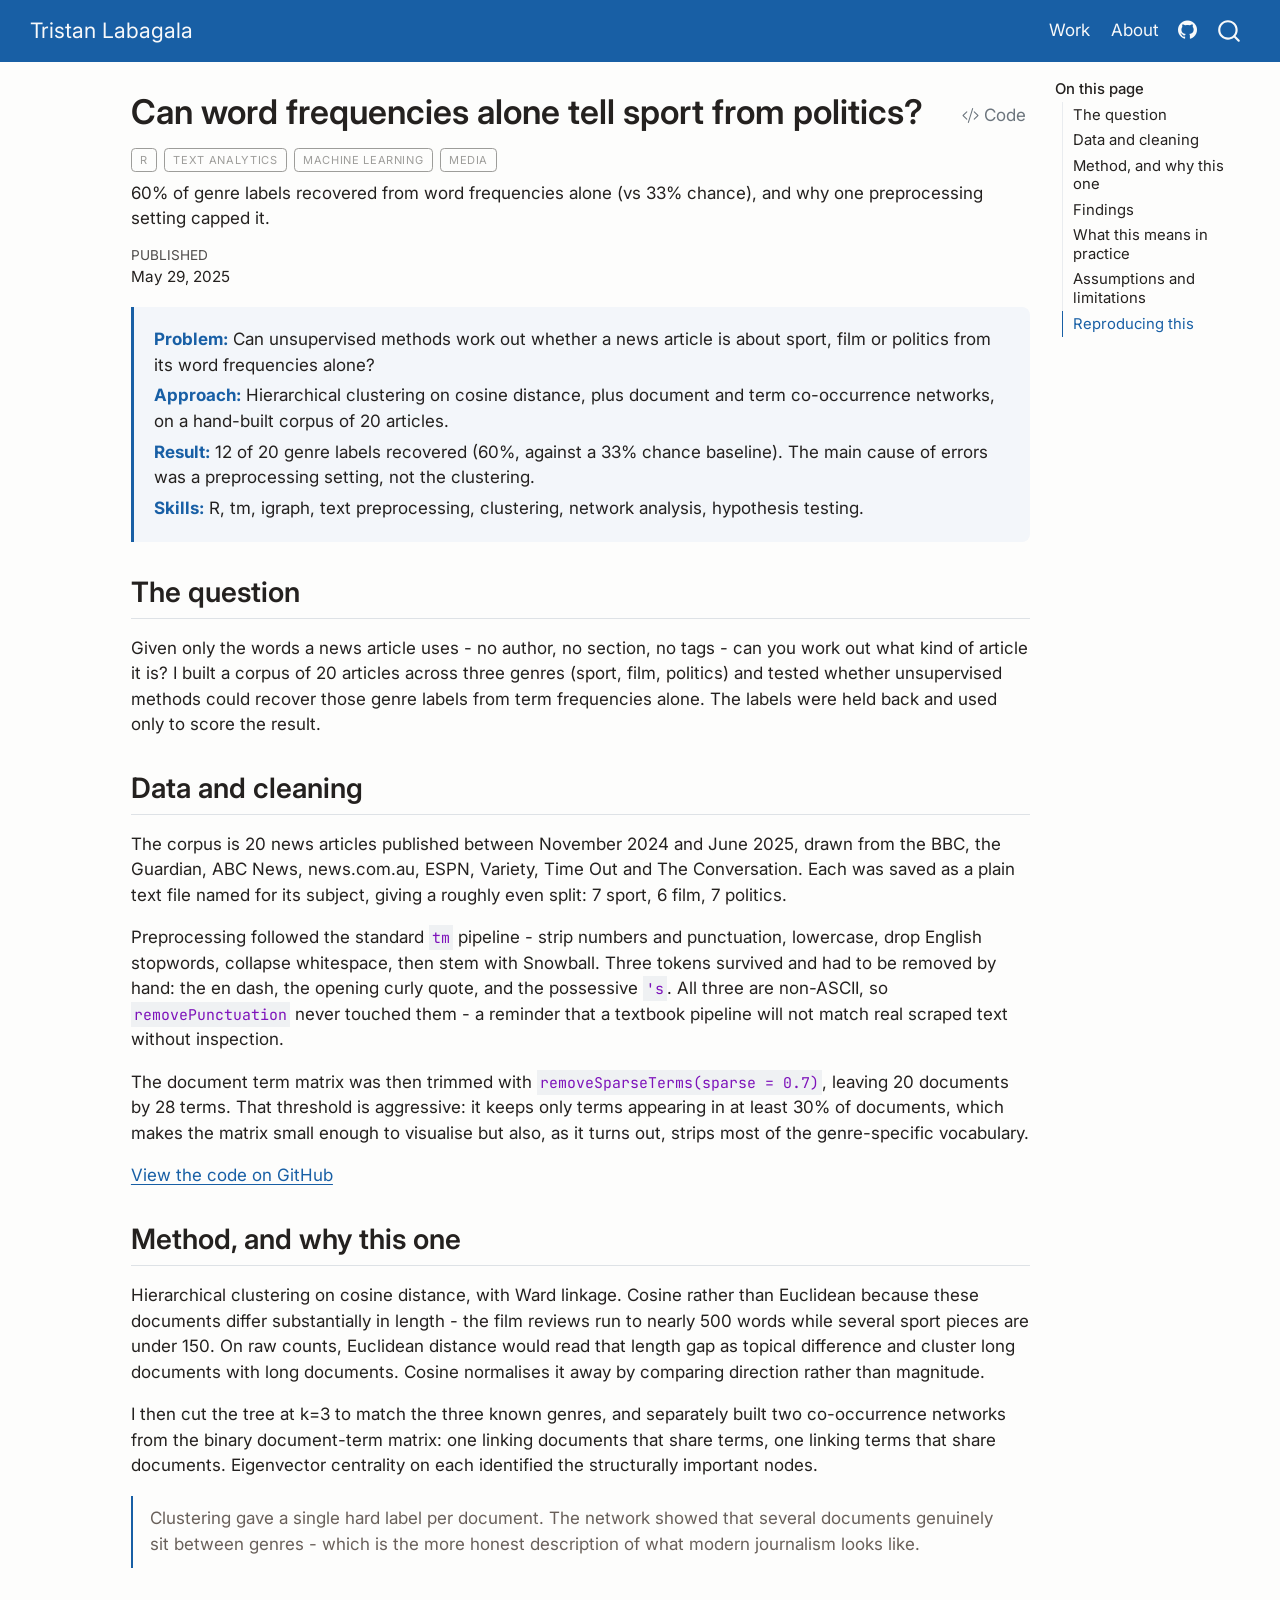
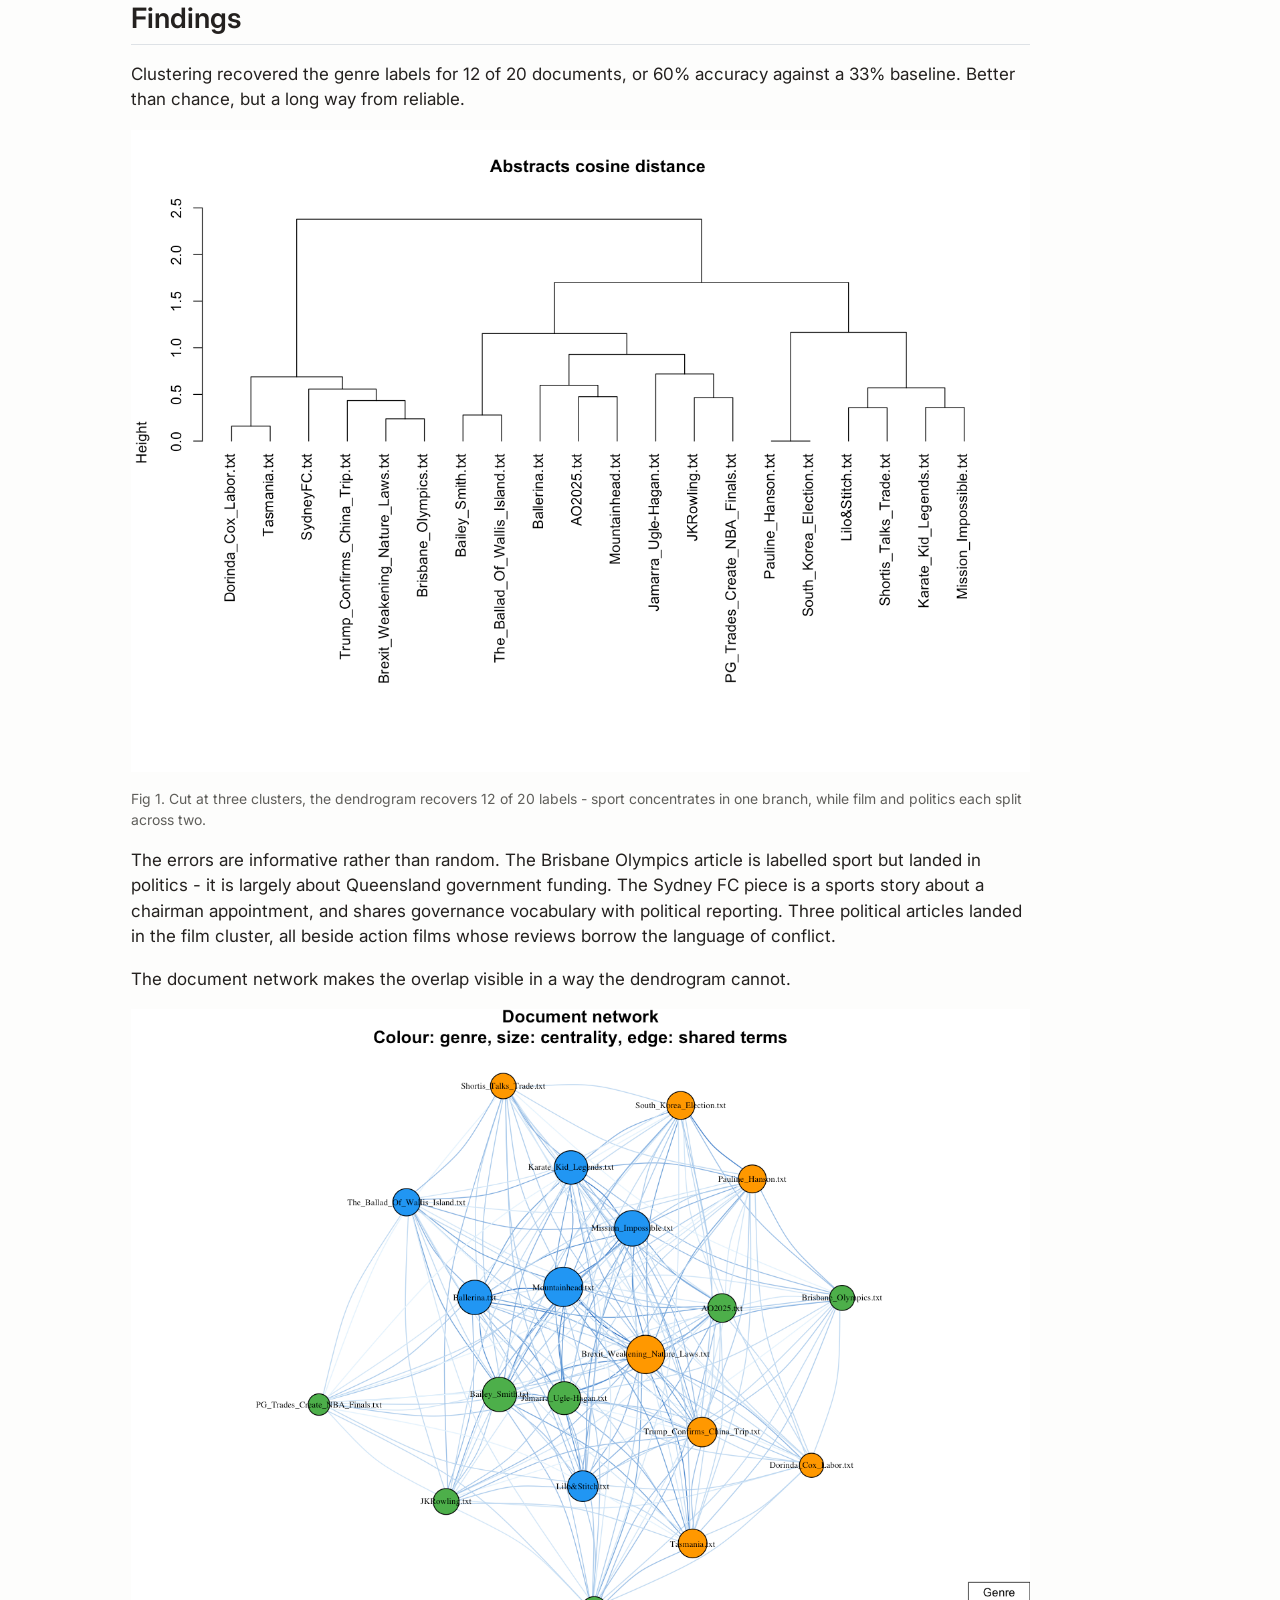
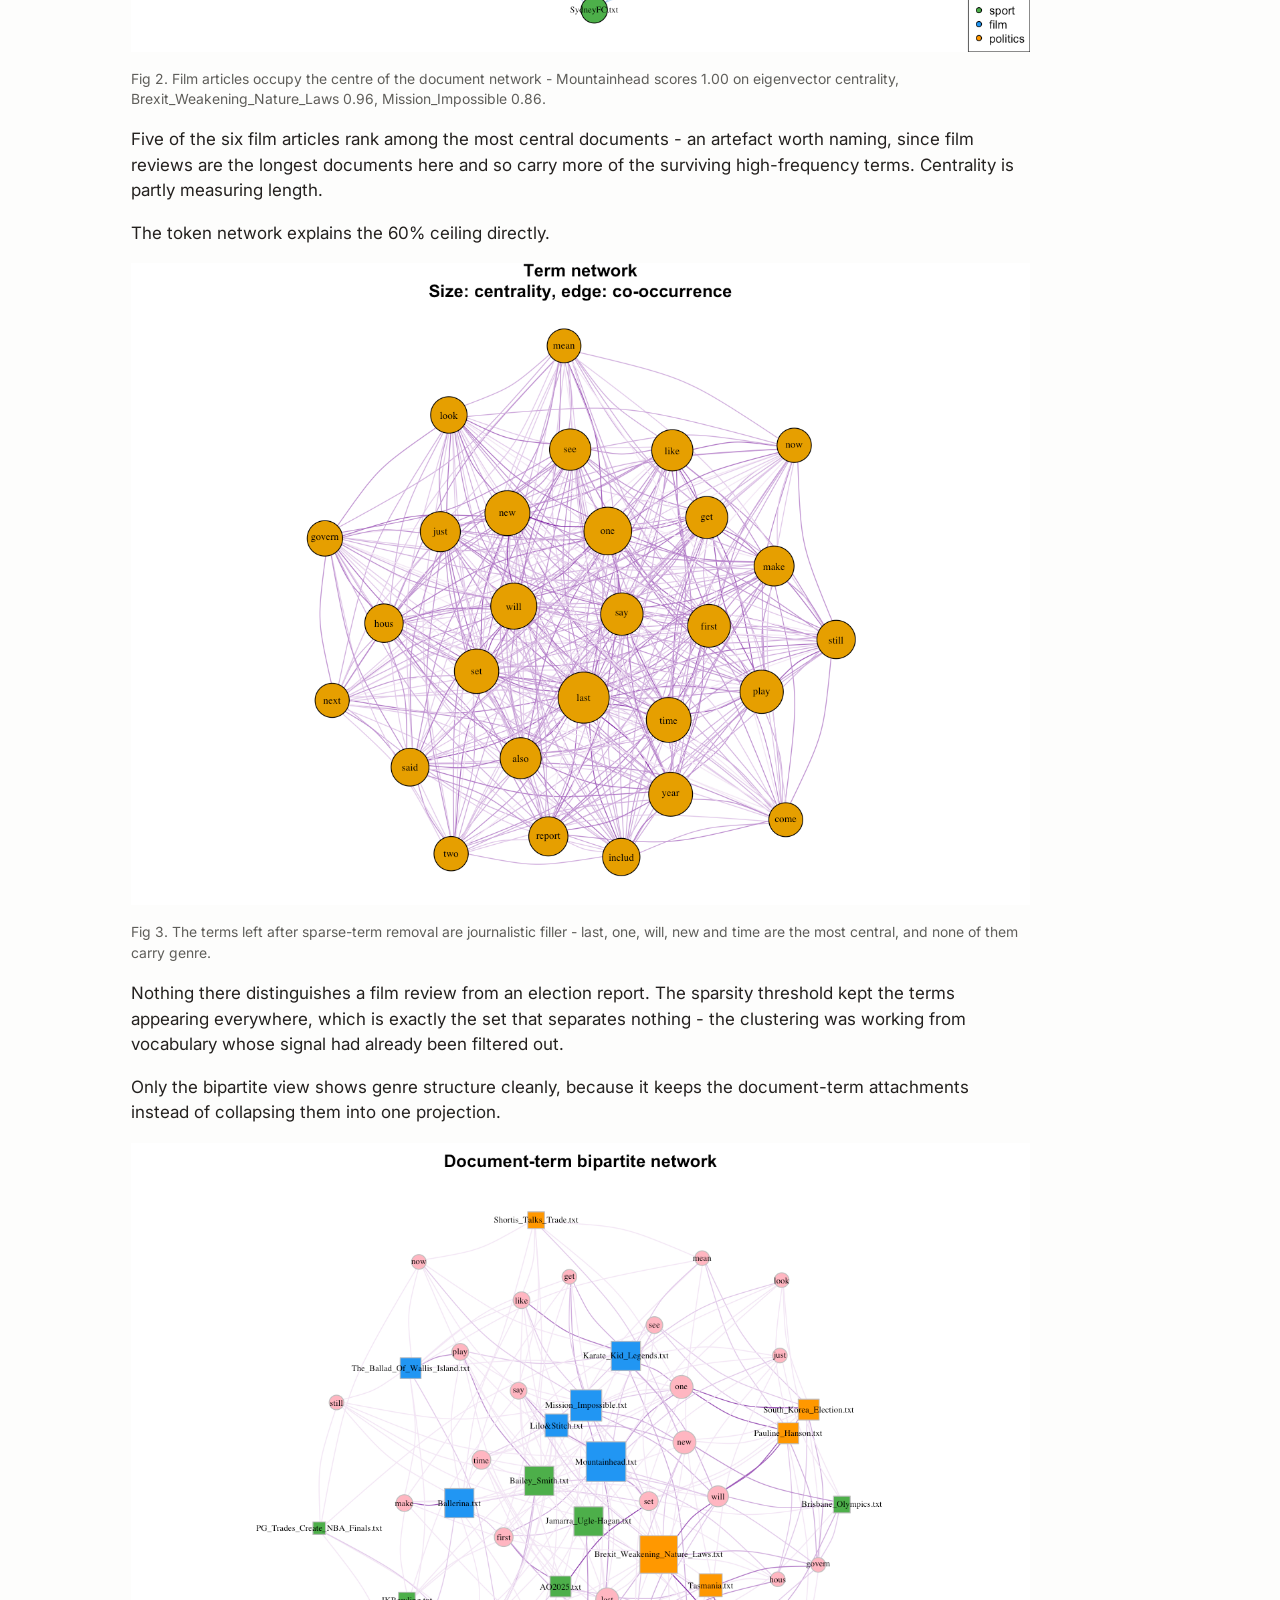
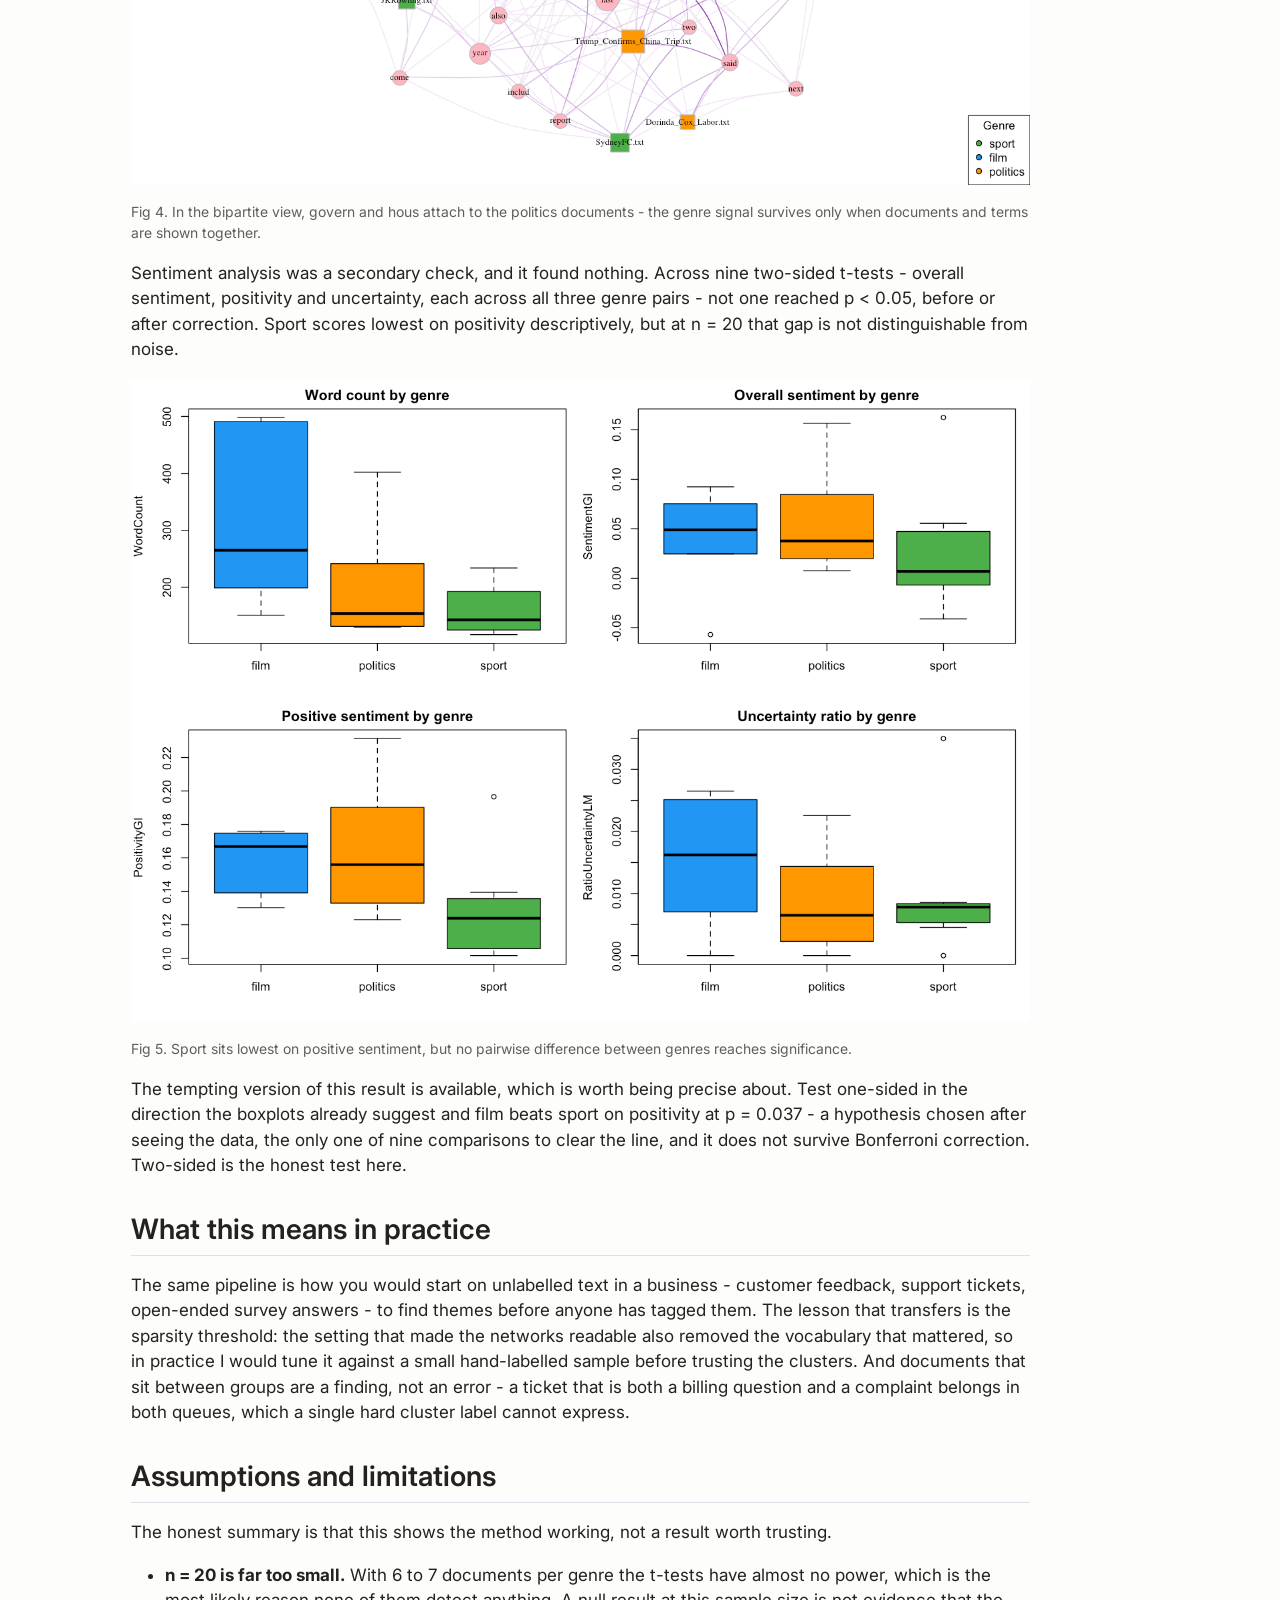
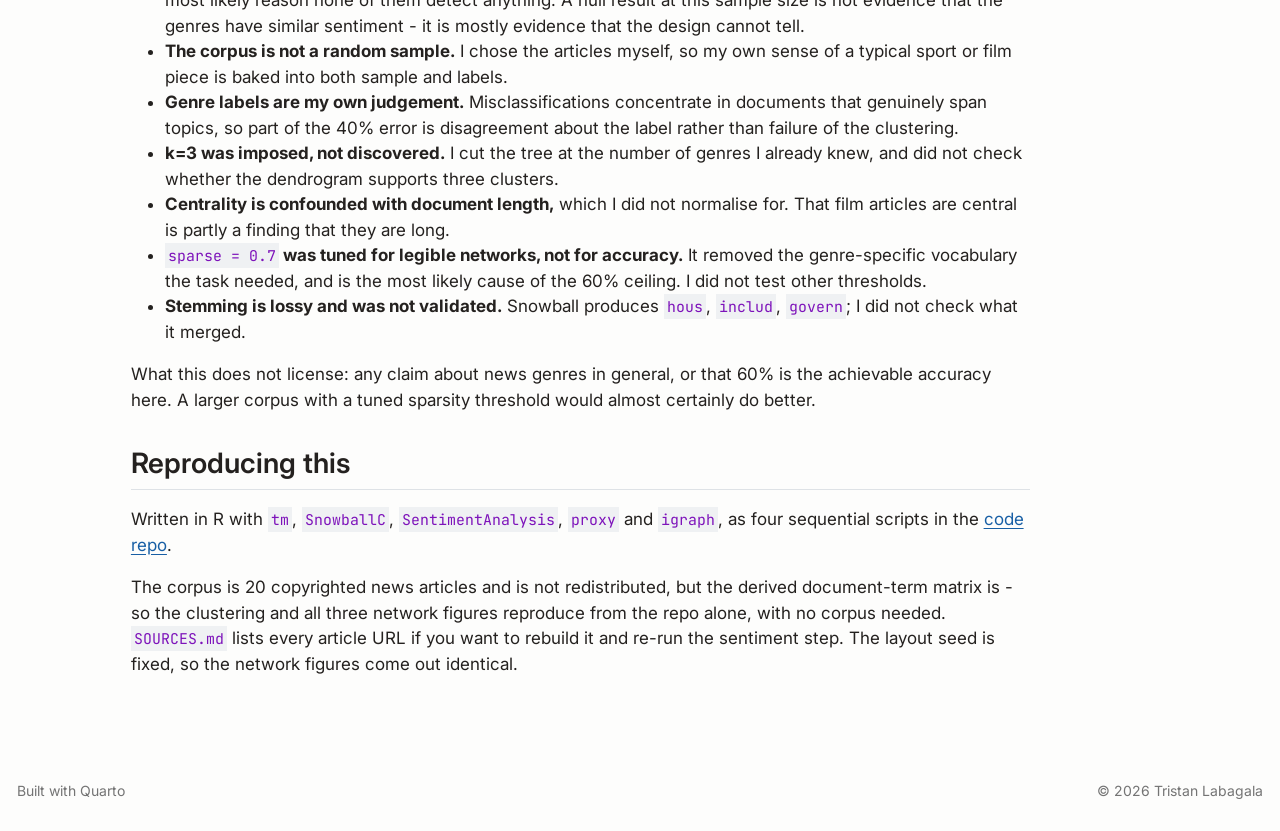
<file: projects/text-mining-news-genres.html>
<!DOCTYPE html>
<html xmlns="http://www.w3.org/1999/xhtml" lang="en" xml:lang="en"><head>

<meta charset="utf-8">
<meta name="generator" content="quarto-1.11.9">

<meta name="viewport" content="width=device-width, initial-scale=1.0, user-scalable=yes">

<meta name="dcterms.date" content="2025-05-29">
<meta name="description" content="60% of genre labels recovered from word frequencies alone (vs 33% chance), and why one preprocessing setting capped it.">

<title>Can word frequencies alone tell sport from politics? – Tristan Labagala</title>
<style>
/* Default styles provided by pandoc.
** See https://pandoc.org/MANUAL.html#variables-for-html for config info.
*/
span.smallcaps{font-variant: small-caps;}
div.columns{display: flex; gap: 1.5em;}
div.column{flex: auto;}
@media screen {
div.columns{gap: min(4vw, 1.5em);}
div.column{overflow-x: auto;}
}
div.hanging-indent{margin-left: 1.5em; text-indent: -1.5em;}
ul.task-list{list-style: none;}
ul.task-list li input[type="checkbox"] {
  width: 0.8em;
  margin: 0 0.8em 0.2em -1em; /* quarto-specific, see https://github.com/quarto-dev/quarto-cli/issues/4556 */ 
  vertical-align: middle;
}
/* CSS for syntax highlighting */
html { -webkit-text-size-adjust: 100%; }
pre > code.sourceCode { white-space: pre; position: relative; }
pre > code.sourceCode > span { display: inline-block; line-height: 1.25; }
pre > code.sourceCode > span:empty { height: 1.2em; }
.sourceCode { overflow: visible; }
code.sourceCode > span { color: inherit; text-decoration: inherit; }
div.sourceCode { margin: 1em 0; }
pre.sourceCode { margin: 0; }
@media screen {
div.sourceCode { overflow: auto; }
}
@media print {
pre > code.sourceCode { white-space: pre-wrap; }
pre > code.sourceCode > span { text-indent: -5em; padding-left: 5em; }
}
pre.numberSource code
  { counter-reset: source-line 0; }
pre.numberSource code > span
  { position: relative; left: -4em; counter-increment: source-line; }
pre.numberSource code > span > a:first-child::before
  { content: counter(source-line);
    position: relative; left: -1em; text-align: right; vertical-align: baseline;
    border: none; display: inline-block;
    -webkit-touch-callout: none; -webkit-user-select: none;
    -khtml-user-select: none; -moz-user-select: none;
    -ms-user-select: none; user-select: none;
    padding: 0 4px; width: 4em;
  }
pre.numberSource { margin-left: 3em;  padding-left: 4px; }
div.sourceCode
  {   }
@media screen {
pre > code.sourceCode > span > a:first-child::before { text-decoration: underline; }
}
</style>


<script src="../site_libs/quarto-nav/quarto-nav.js"></script>
<script src="../site_libs/clipboard/clipboard.min.js"></script>
<script src="../site_libs/quarto-search/autocomplete.umd.js"></script>
<script src="../site_libs/quarto-search/fuse.min.js"></script>
<script src="../site_libs/quarto-search/quarto-search.js"></script>
<meta name="quarto:offset" content="../">
<link href="../assets/favicon.png" rel="icon" type="image/png">
<script src="../site_libs/quarto-html/quarto.js" type="module"></script>
<script src="../site_libs/quarto-html/tabsets/tabsets.js" type="module"></script>
<script src="../site_libs/quarto-html/scrollable-regions/scrollable-regions.js" type="module"></script>
<script src="../site_libs/quarto-html/popper.min.js"></script>
<script src="../site_libs/quarto-html/tippy.umd.min.js"></script>
<script src="../site_libs/quarto-html/anchor.min.js"></script>
<link href="../site_libs/quarto-html/tippy.css" rel="stylesheet">
<link href="../site_libs/quarto-html/quarto-syntax-highlighting-49c787a6c175d90e42264fbd7996148e.css" rel="stylesheet" id="quarto-text-highlighting-styles">
<script src="../site_libs/bootstrap/bootstrap.min.js"></script>
<link href="../site_libs/bootstrap/bootstrap-icons.css" rel="stylesheet">
<link href="../site_libs/bootstrap/bootstrap-7ee32f23b61fb4bcc274ba6454d4e31f.min.css" rel="stylesheet" append-hash="true" id="quarto-bootstrap" data-mode="light">
<script id="quarto-search-options" type="application/json">{
  "location": "navbar",
  "copy-button": false,
  "collapse-after": 3,
  "panel-placement": "end",
  "type": "overlay",
  "limit": 50,
  "keyboard-shortcut": [
    "f",
    "/",
    "s"
  ],
  "show-item-context": false,
  "language": {
    "search-no-results-text": "No results",
    "search-matching-documents-text": "matching documents",
    "search-copy-link-title": "Copy link to search",
    "search-hide-matches-text": "Hide additional matches",
    "search-more-match-text": "more match in this document",
    "search-more-matches-text": "more matches in this document",
    "search-clear-button-title": "Clear",
    "search-text-placeholder": "",
    "search-detached-cancel-button-title": "Cancel",
    "search-submit-button-title": "Submit",
    "search-label": "Search"
  }
}</script>
<!--
  Google Analytics 4. Included in every page's <head> via _quarto.yml.
  - Loads only on the live hostname, so `quarto preview` and local _site
    visits never reach the data.
  - Page views, outbound clicks (GitHub, LinkedIn) and PDF downloads come from
    GA4 enhanced measurement, so this file has no code for them.
  - The click listener below adds events for the site's own interactions. To
    track a new kind of click, add a branch here, not an inline script on a page.
  Event parameters (project, category, link_url) must be registered as
  event-scoped custom dimensions in GA4 Admin to appear in reports.
-->
<script>
(function () {
  var GA_ID = "G-JHZ8J4XM7M";               // GA4 measurement ID
  var LIVE_HOST = "tlabagala.github.io";
  if (location.hostname !== LIVE_HOST || /X{4,}/.test(GA_ID)) return;

  var s = document.createElement("script");
  s.async = true;
  s.src = "https://www.googletagmanager.com/gtag/js?id=" + GA_ID;
  document.head.appendChild(s);

  window.dataLayer = window.dataLayer || [];
  window.gtag = function () { dataLayer.push(arguments); };
  gtag("js", new Date());
  gtag("config", GA_ID);

  var decodeCategory = function (b64) {
    try { return decodeURIComponent(atob(b64)); } catch (e) { return null; }
  };

  document.addEventListener("click", function (e) {
    var t = e.target;
    if (!(t instanceof Element)) return;

    // Category filter: sidebar pills on the Work page ("All" has an empty value)
    var pill = t.closest(".quarto-listing-category .category");
    if (pill) {
      var name = decodeCategory(pill.dataset.category || "");
      gtag("event", "category_filter", { category: name || "All", source: "sidebar" });
      return;
    }

    // Category filter: badge on a project card
    var badge = t.closest(".listing-category");
    if (badge) {
      gtag("event", "category_filter", { category: badge.textContent.trim(), source: "card" });
      return;
    }

    // Project card on the Work page
    var card = t.closest("a.quarto-grid-link");
    if (card) {
      var title = card.querySelector(".listing-title");
      gtag("event", "project_card_click", {
        project: title ? title.textContent.trim() : card.getAttribute("href")
      });
      return;
    }

    // Full report or paper opened from a project page
    var link = t.closest("a[href]");
    if (link && /assets\/(reports|papers)\//.test(link.getAttribute("href"))) {
      gtag("event", "report_open", { link_url: link.href });
    }
  });
})();
</script>
<link rel="preconnect" href="https://fonts.googleapis.com">
<link rel="preconnect" href="https://fonts.gstatic.com" crossorigin="">
<link href="https://fonts.googleapis.com/css2?family=Inter:wght@400;500;600&amp;family=JetBrains+Mono&amp;display=swap" rel="stylesheet">


<meta property="og:title" content="Can word frequencies alone tell sport from politics? – Tristan Labagala">
<meta property="og:description" content="60% of genre labels recovered from word frequencies alone (vs 33% chance), and why one preprocessing setting capped it.">
<meta property="og:image" content="https://tlabagala.github.io/assets/figures/textmining-document-network.png">
<meta property="og:site_name" content="Tristan Labagala">
<meta property="og:image:height" content="960">
<meta property="og:image:width" content="1344">
<meta property="og:image:alt" content="60% of genre labels recovered from word counts alone, against a 33% chance baseline.">
<meta name="twitter:title" content="Can word frequencies alone tell sport from politics? – Tristan Labagala">
<meta name="twitter:description" content="60% of genre labels recovered from word frequencies alone (vs 33% chance), and why one preprocessing setting capped it.">
<meta name="twitter:image" content="https://tlabagala.github.io/assets/figures/textmining-document-network.png">
<meta name="twitter:image:alt" content="60% of genre labels recovered from word counts alone, against a 33% chance baseline.">
<meta name="twitter:card" content="summary_large_image">
</head>

<body class="nav-fixed quarto-light"><a id="quarto-skip-link" class="visually-hidden-focusable" href="#quarto-document-content">Skip to main content</a>

<div id="quarto-search-results"></div>
  <header id="quarto-header" class="headroom fixed-top">
    <nav class="navbar navbar-expand-lg " data-bs-theme="dark" aria-label="Site">
      <div class="navbar-container container-fluid">
      <div class="navbar-brand-container mx-auto">
    <a class="navbar-brand" href="../index.html">
    <span class="navbar-title">Tristan Labagala</span>
    </a>
  </div>
          <button class="navbar-toggler" type="button" data-bs-toggle="collapse" data-bs-target="#navbarCollapse" aria-controls="navbarCollapse" aria-expanded="false" aria-label="Toggle navigation" onclick="if (window.quartoToggleHeadroom) { window.quartoToggleHeadroom(); }">
  <span class="navbar-toggler-icon"></span>
</button>
          <div class="collapse navbar-collapse" id="navbarCollapse">
            <ul class="navbar-nav navbar-nav-scroll ms-auto">
  <li class="nav-item">
    <a class="nav-link" href="../index.html"> 
<span class="menu-text">Work</span></a>
  </li>  
  <li class="nav-item">
    <a class="nav-link" href="../about.html"> 
<span class="menu-text">About</span></a>
  </li>  
  <li class="nav-item compact">
    <a class="nav-link" href="https://github.com/tlabagala"> <i class="bi bi-github" role="img" aria-label="GitHub">
</i> 
<span class="menu-text"></span></a>
  </li>  
</ul>
          </div> <!-- /navcollapse -->
            <div class="quarto-navbar-tools">
</div>
            <div id="quarto-search" class="" title="Search"></div>
      </div> <!-- /container-fluid -->
    </nav>
</header>
<!-- content -->
<div id="quarto-content" class="quarto-container page-columns page-rows-contents page-layout-article page-navbar">
<!-- sidebar -->
<!-- margin-sidebar -->
    <div id="quarto-margin-sidebar" class="sidebar margin-sidebar">
        <nav id="TOC" role="doc-toc" aria-labelledby="toc-title" class="toc-active">
    <h2 id="toc-title">On this page</h2>
   
  <ul class="collapse">
  <li><a href="#the-question" id="toc-the-question" class="nav-link active" data-scroll-target="#the-question">The question</a></li>
  <li><a href="#data-and-cleaning" id="toc-data-and-cleaning" class="nav-link" data-scroll-target="#data-and-cleaning">Data and cleaning</a></li>
  <li><a href="#method-and-why-this-one" id="toc-method-and-why-this-one" class="nav-link" data-scroll-target="#method-and-why-this-one">Method, and why this one</a></li>
  <li><a href="#findings" id="toc-findings" class="nav-link" data-scroll-target="#findings">Findings</a></li>
  <li><a href="#what-this-means-in-practice" id="toc-what-this-means-in-practice" class="nav-link" data-scroll-target="#what-this-means-in-practice">What this means in practice</a></li>
  <li><a href="#assumptions-and-limitations" id="toc-assumptions-and-limitations" class="nav-link" data-scroll-target="#assumptions-and-limitations">Assumptions and limitations</a></li>
  <li><a href="#reproducing-this" id="toc-reproducing-this" class="nav-link" data-scroll-target="#reproducing-this">Reproducing this</a></li>
  </ul>
</nav>
    </div>
<!-- main -->
<main class="content" id="quarto-document-content" tabindex="-1">

<header id="title-block-header" class="quarto-title-block default">
<div class="quarto-title">
<div class="quarto-title-block"><div><h1 class="title">Can word frequencies alone tell sport from politics?</h1><button type="button" class="btn code-tools-button" id="quarto-code-tools-source"><i class="bi"></i> Code</button></div></div>
  <div class="quarto-categories">
    <div class="quarto-category">R</div>
    <div class="quarto-category">Text analytics</div>
    <div class="quarto-category">Machine learning</div>
    <div class="quarto-category">Media</div>
  </div>
  </div>

<div>
  <div class="description">
    60% of genre labels recovered from word frequencies alone (vs 33% chance), and why one preprocessing setting capped it.
  </div>
</div>


<div class="quarto-title-meta">

    
    <div>
    <div class="quarto-title-meta-heading">Published</div>
    <div class="quarto-title-meta-contents">
      <p class="date">May 29, 2025</p>
    </div>
  </div>
  
    
  </div>
  


</header>


<div class="project-summary">
<ul>
<li><strong>Problem:</strong> Can unsupervised methods work out whether a news article is about sport, film or politics from its word frequencies alone?</li>
<li><strong>Approach:</strong> Hierarchical clustering on cosine distance, plus document and term co-occurrence networks, on a hand-built corpus of 20 articles.</li>
<li><strong>Result:</strong> 12 of 20 genre labels recovered (60%, against a 33% chance baseline). The main cause of errors was a preprocessing setting, not the clustering.</li>
<li><strong>Skills:</strong> R, tm, igraph, text preprocessing, clustering, network analysis, hypothesis testing.</li>
</ul>
</div>
<section id="the-question" class="level2">
<h2 class="anchored" data-anchor-id="the-question">The question</h2>
<p>Given only the words a news article uses - no author, no section, no tags - can you work out what kind of article it is? I built a corpus of 20 articles across three genres (sport, film, politics) and tested whether unsupervised methods could recover those genre labels from term frequencies alone. The labels were held back and used only to score the result.</p>
</section>
<section id="data-and-cleaning" class="level2">
<h2 class="anchored" data-anchor-id="data-and-cleaning">Data and cleaning</h2>
<p>The corpus is 20 news articles published between November 2024 and June 2025, drawn from the BBC, the Guardian, ABC News, news.com.au, ESPN, Variety, Time Out and The Conversation. Each was saved as a plain text file named for its subject, giving a roughly even split: 7 sport, 6 film, 7 politics.</p>
<p>Preprocessing followed the standard <code>tm</code> pipeline - strip numbers and punctuation, lowercase, drop English stopwords, collapse whitespace, then stem with Snowball. Three tokens survived and had to be removed by hand: the en dash, the opening curly quote, and the possessive <code>'s</code>. All three are non-ASCII, so <code>removePunctuation</code> never touched them - a reminder that a textbook pipeline will not match real scraped text without inspection.</p>
<p>The document term matrix was then trimmed with <code>removeSparseTerms(sparse = 0.7)</code>, leaving 20 documents by 28 terms. That threshold is aggressive: it keeps only terms appearing in at least 30% of documents, which makes the matrix small enough to visualise but also, as it turns out, strips most of the genre-specific vocabulary.</p>
<p><a href="https://github.com/tlabagala/news-genre-text-mining">View the code on GitHub</a></p>
</section>
<section id="method-and-why-this-one" class="level2">
<h2 class="anchored" data-anchor-id="method-and-why-this-one">Method, and why this one</h2>
<p>Hierarchical clustering on cosine distance, with Ward linkage. Cosine rather than Euclidean because these documents differ substantially in length - the film reviews run to nearly 500 words while several sport pieces are under 150. On raw counts, Euclidean distance would read that length gap as topical difference and cluster long documents with long documents. Cosine normalises it away by comparing direction rather than magnitude.</p>
<p>I then cut the tree at k=3 to match the three known genres, and separately built two co-occurrence networks from the binary document-term matrix: one linking documents that share terms, one linking terms that share documents. Eigenvector centrality on each identified the structurally important nodes.</p>
<blockquote class="blockquote">
<p>Clustering gave a single hard label per document. The network showed that several documents genuinely sit between genres - which is the more honest description of what modern journalism looks like.</p>
</blockquote>
</section>
<section id="findings" class="level2">
<h2 class="anchored" data-anchor-id="findings">Findings</h2>
<p>Clustering recovered the genre labels for 12 of 20 documents, or 60% accuracy against a 33% baseline. Better than chance, but a long way from reliable.</p>
<div class="quarto-figure quarto-figure-left">
<figure class="figure">
<p><img src="../assets/figures/textmining-dendrogram.png" class="img-fluid figure-img"></p>
<figcaption>Fig 1. Cut at three clusters, the dendrogram recovers 12 of 20 labels - sport concentrates in one branch, while film and politics each split across two.</figcaption>
</figure>
</div>
<p>The errors are informative rather than random. The Brisbane Olympics article is labelled sport but landed in politics - it is largely about Queensland government funding. The Sydney FC piece is a sports story about a chairman appointment, and shares governance vocabulary with political reporting. Three political articles landed in the film cluster, all beside action films whose reviews borrow the language of conflict.</p>
<p>The document network makes the overlap visible in a way the dendrogram cannot.</p>
<div class="quarto-figure quarto-figure-left">
<figure class="figure">
<p><img src="../assets/figures/textmining-document-network.png" class="img-fluid figure-img"></p>
<figcaption>Fig 2. Film articles occupy the centre of the document network - Mountainhead scores 1.00 on eigenvector centrality, Brexit_Weakening_Nature_Laws 0.96, Mission_Impossible 0.86.</figcaption>
</figure>
</div>
<p>Five of the six film articles rank among the most central documents - an artefact worth naming, since film reviews are the longest documents here and so carry more of the surviving high-frequency terms. Centrality is partly measuring length.</p>
<p>The token network explains the 60% ceiling directly.</p>
<div class="quarto-figure quarto-figure-left">
<figure class="figure">
<p><img src="../assets/figures/textmining-token-network.png" class="img-fluid figure-img"></p>
<figcaption>Fig 3. The terms left after sparse-term removal are journalistic filler - last, one, will, new and time are the most central, and none of them carry genre.</figcaption>
</figure>
</div>
<p>Nothing there distinguishes a film review from an election report. The sparsity threshold kept the terms appearing everywhere, which is exactly the set that separates nothing - the clustering was working from vocabulary whose signal had already been filtered out.</p>
<p>Only the bipartite view shows genre structure cleanly, because it keeps the document-term attachments instead of collapsing them into one projection.</p>
<div class="quarto-figure quarto-figure-left">
<figure class="figure">
<p><img src="../assets/figures/textmining-bipartite-network.png" class="img-fluid figure-img"></p>
<figcaption>Fig 4. In the bipartite view, govern and hous attach to the politics documents - the genre signal survives only when documents and terms are shown together.</figcaption>
</figure>
</div>
<p>Sentiment analysis was a secondary check, and it found nothing. Across nine two-sided t-tests - overall sentiment, positivity and uncertainty, each across all three genre pairs - not one reached p &lt; 0.05, before or after correction. Sport scores lowest on positivity descriptively, but at n = 20 that gap is not distinguishable from noise.</p>
<div class="quarto-figure quarto-figure-left">
<figure class="figure">
<p><img src="../assets/figures/textmining-sentiment-boxplots.png" class="img-fluid figure-img"></p>
<figcaption>Fig 5. Sport sits lowest on positive sentiment, but no pairwise difference between genres reaches significance.</figcaption>
</figure>
</div>
<p>The tempting version of this result is available, which is worth being precise about. Test one-sided in the direction the boxplots already suggest and film beats sport on positivity at p = 0.037 - a hypothesis chosen after seeing the data, the only one of nine comparisons to clear the line, and it does not survive Bonferroni correction. Two-sided is the honest test here.</p>
</section>
<section id="what-this-means-in-practice" class="level2">
<h2 class="anchored" data-anchor-id="what-this-means-in-practice">What this means in practice</h2>
<p>The same pipeline is how you would start on unlabelled text in a business - customer feedback, support tickets, open-ended survey answers - to find themes before anyone has tagged them. The lesson that transfers is the sparsity threshold: the setting that made the networks readable also removed the vocabulary that mattered, so in practice I would tune it against a small hand-labelled sample before trusting the clusters. And documents that sit between groups are a finding, not an error - a ticket that is both a billing question and a complaint belongs in both queues, which a single hard cluster label cannot express.</p>
</section>
<section id="assumptions-and-limitations" class="level2">
<h2 class="anchored" data-anchor-id="assumptions-and-limitations">Assumptions and limitations</h2>
<p>The honest summary is that this shows the method working, not a result worth trusting.</p>
<ul>
<li><strong>n = 20 is far too small.</strong> With 6 to 7 documents per genre the t-tests have almost no power, which is the most likely reason none of them detect anything. A null result at this sample size is not evidence that the genres have similar sentiment - it is mostly evidence that the design cannot tell.</li>
<li><strong>The corpus is not a random sample.</strong> I chose the articles myself, so my own sense of a typical sport or film piece is baked into both sample and labels.</li>
<li><strong>Genre labels are my own judgement.</strong> Misclassifications concentrate in documents that genuinely span topics, so part of the 40% error is disagreement about the label rather than failure of the clustering.</li>
<li><strong>k=3 was imposed, not discovered.</strong> I cut the tree at the number of genres I already knew, and did not check whether the dendrogram supports three clusters.</li>
<li><strong>Centrality is confounded with document length,</strong> which I did not normalise for. That film articles are central is partly a finding that they are long.</li>
<li><strong><code>sparse = 0.7</code> was tuned for legible networks, not for accuracy.</strong> It removed the genre-specific vocabulary the task needed, and is the most likely cause of the 60% ceiling. I did not test other thresholds.</li>
<li><strong>Stemming is lossy and was not validated.</strong> Snowball produces <code>hous</code>, <code>includ</code>, <code>govern</code>; I did not check what it merged.</li>
</ul>
<p>What this does not license: any claim about news genres in general, or that 60% is the achievable accuracy here. A larger corpus with a tuned sparsity threshold would almost certainly do better.</p>
</section>
<section id="reproducing-this" class="level2">
<h2 class="anchored" data-anchor-id="reproducing-this">Reproducing this</h2>
<p>Written in R with <code>tm</code>, <code>SnowballC</code>, <code>SentimentAnalysis</code>, <code>proxy</code> and <code>igraph</code>, as four sequential scripts in the <a href="https://github.com/tlabagala/news-genre-text-mining">code repo</a>.</p>
<p>The corpus is 20 copyrighted news articles and is not redistributed, but the derived document-term matrix is - so the clustering and all three network figures reproduce from the repo alone, with no corpus needed. <code>SOURCES.md</code> lists every article URL if you want to rebuild it and re-run the sentiment step. The layout seed is fixed, so the network figures come out identical.</p>


<!-- -->

</section>

</main> <!-- /main -->
<script id="quarto-html-after-body" type="application/javascript">
  window.document.addEventListener("DOMContentLoaded", function (event) {
    const icon = "";
    const anchorJS = new window.AnchorJS();
    anchorJS.options = {
      placement: 'right',
      icon: icon
    };
    anchorJS.add('.anchored');
    const isCodeAnnotation = (el) => {
      for (const clz of el.classList) {
        if (clz.startsWith('code-annotation-')) {                     
          return true;
        }
      }
      return false;
    }
    const onCopySuccess = function(e) {
      // button target
      const button = e.trigger;
      // don't keep focus
      button.blur();
      // flash "checked"
      button.classList.add('code-copy-button-checked');
      var currentTitle = button.getAttribute("title");
      button.setAttribute("title", "Copied!");
      let tooltip;
      if (window.bootstrap) {
        button.setAttribute("data-bs-toggle", "tooltip");
        button.setAttribute("data-bs-placement", "left");
        button.setAttribute("data-bs-title", "Copied!");
        tooltip = new bootstrap.Tooltip(button, 
          { trigger: "manual", 
            customClass: "code-copy-button-tooltip",
            offset: [0, -8]});
        tooltip.show();    
      }
      setTimeout(function() {
        if (tooltip) {
          tooltip.hide();
          button.removeAttribute("data-bs-title");
          button.removeAttribute("data-bs-toggle");
          button.removeAttribute("data-bs-placement");
        }
        button.setAttribute("title", currentTitle);
        button.classList.remove('code-copy-button-checked');
      }, 1000);
      // clear code selection
      e.clearSelection();
    }
    const getTextToCopy = function(trigger) {
      const outerScaffold = trigger.parentElement.cloneNode(true);
      const codeEl = outerScaffold.querySelector('code');
      for (const childEl of codeEl.children) {
        if (isCodeAnnotation(childEl)) {
          childEl.remove();
        }
      }
      return codeEl.innerText;
    }
    const clipboard = new window.ClipboardJS('.code-copy-button:not([data-in-quarto-modal])', {
      text: getTextToCopy
    });
    clipboard.on('success', onCopySuccess);
    if (window.document.getElementById('quarto-embedded-source-code-modal')) {
      const clipboardModal = new window.ClipboardJS('.code-copy-button[data-in-quarto-modal]', {
        text: getTextToCopy,
        container: window.document.getElementById('quarto-embedded-source-code-modal')
      });
      clipboardModal.on('success', onCopySuccess);
    }
    const viewSource = window.document.getElementById('quarto-view-source') ||
                       window.document.getElementById('quarto-code-tools-source');
    if (viewSource) {
      const sourceUrl = viewSource.getAttribute("data-quarto-source-url");
      viewSource.addEventListener("click", function(e) {
        if (sourceUrl) {
          // rstudio viewer pane
          if (/\bcapabilities=\b/.test(window.location)) {
            window.open(sourceUrl);
          } else {
            window.location.href = sourceUrl;
          }
        } else {
          const modal = new bootstrap.Modal(document.getElementById('quarto-embedded-source-code-modal'));
          modal.show();
        }
        return false;
      });
    }
    function toggleCodeHandler(show) {
      return function(e) {
        const cellDetails = window.document.querySelectorAll(".cell details.code-fold");
        for (let i=0; i<cellDetails.length; i++) {
          const details = cellDetails[i];
          if (show) {
            details.open = true;
          } else {
            details.removeAttribute("open");
          }
        }
        const cellCodeDivs = window.document.querySelectorAll(".cell div.sourceCode.cell-code");
        const fromCls = show ? "hidden" : "unhidden";
        const toCls = show ? "unhidden" : "hidden";
        for (let i=0; i<cellCodeDivs.length; i++) {
          const codeDiv = cellCodeDivs[i];
          if (codeDiv.classList.contains(fromCls)) {
            codeDiv.classList.remove(fromCls);
            codeDiv.classList.add(toCls);
          } 
        }
        return false;
      }
    }
    const hideAllCode = window.document.getElementById("quarto-hide-all-code");
    if (hideAllCode) {
      hideAllCode.addEventListener("click", toggleCodeHandler(false));
    }
    const showAllCode = window.document.getElementById("quarto-show-all-code");
    if (showAllCode) {
      showAllCode.addEventListener("click", toggleCodeHandler(true));
    }
      var localhostRegex = new RegExp(/^(?:http|https):\/\/localhost\:?[0-9]*\//);
      var mailtoRegex = new RegExp(/^mailto:/);
        var filterRegex = new RegExp("https:\/\/tlabagala\.github\.io");
      var isInternal = (href) => {
          return filterRegex.test(href) || localhostRegex.test(href) || mailtoRegex.test(href);
      }
      // Inspect non-navigation links and adorn them if external
      window.quartoDecorateExternalLinks = function (root) {
     var links = (root || window.document).querySelectorAll('a[href]:not(.nav-link):not(.navbar-brand):not(.toc-action):not(.sidebar-link):not(.sidebar-item-toggle):not(.pagination-link):not(.no-external):not([aria-hidden]):not(.dropdown-item):not(.quarto-navigation-tool):not(.about-link)');
      for (var i=0; i<links.length; i++) {
        const link = links[i];
        if (!isInternal(link.href)) {
          // undo the damage that might have been done by quarto-nav.js in the case of
          // links that we want to consider external
          if (link.dataset.originalHref !== undefined) {
            link.href = link.dataset.originalHref;
          }
          if (!link.classList.contains('no-external-icon')) {
          }
        }
      }
      };
      window.quartoDecorateExternalLinks(window.document);
    // Esc closes the popup (WCAG 1.4.13) and focus leaving both trigger and
    // popup closes it (WCAG 2.4.11); tippy handles neither for interactive popups.
    const hideOnEscAndFocusOut = {
      name: 'hideOnEscAndFocusOut',
      defaultValue: true,
      fn(instance) {
        const dismiss = () => {
          // A show scheduled by the trigger delay would otherwise reopen it
          instance.clearDelayTimeouts();
          instance.hide();
        };
        const onKeyDown = (event) => {
          if (event.key !== 'Escape') {
            return;
          }
          // Keep Esc from also reaching page handlers (e.g. reveal.js overview),
          // except an open reveal.js slide menu, which Esc should close too.
          // The menu handles keys only when its keyboard option is on.
          const menuHandlesEsc = window.Reveal?.getPlugin?.('menu')?.isOpen() &&
            window.Reveal.getConfig().menu?.keyboard !== false;
          if (!menuHandlesEsc) {
            event.stopPropagation();
          }
          if (instance.popper.contains(window.document.activeElement)) {
            // Disabled while refocusing so the focus trigger does not reopen it
            instance.disable();
            instance.reference.focus();
            instance.enable();
          }
          dismiss();
        };
        const onFocusOut = (event) => {
          const target = event.relatedTarget;
          if (target && !instance.reference.contains(target) &&
              !instance.popper.contains(target)) {
            dismiss();
          }
        };
        // On the trigger too: a click trigger (code-annotations: select) has no
        // blur handling. Attached for the instance's lifetime so leaving the
        // trigger also cancels a show still pending on the trigger delay.
        instance.reference.addEventListener('focusout', onFocusOut);
        return {
          onShow() {
            window.document.addEventListener('keydown', onKeyDown, true);
            instance.popper.addEventListener('focusout', onFocusOut);
          },
          onHide() {
            window.document.removeEventListener('keydown', onKeyDown, true);
            instance.popper.removeEventListener('focusout', onFocusOut);
          },
          onDestroy() {
            instance.reference.removeEventListener('focusout', onFocusOut);
          },
        };
      },
    };
    function tippyHover(el, contentFn, onTriggerFn, onUntriggerFn) {
      const config = {
        allowHTML: true,
        maxWidth: 500,
        delay: 100,
        arrow: false,
        appendTo: function(el) {
            return el.parentElement;
        },
        interactive: true,
        interactiveBorder: 10,
        theme: 'quarto',
        placement: 'bottom-start',
        plugins: [hideOnEscAndFocusOut],
      };
      if (contentFn) {
        config.content = contentFn;
      }
      if (onTriggerFn) {
        config.onTrigger = onTriggerFn;
      }
      if (onUntriggerFn) {
        config.onUntrigger = onUntriggerFn;
      }
      window.tippy(el, config); 
    }
    const noterefs = window.document.querySelectorAll('a[role="doc-noteref"]');
    for (var i=0; i<noterefs.length; i++) {
      const ref = noterefs[i];
      tippyHover(ref, function() {
        // use id or data attribute instead here
        let href = ref.getAttribute('data-footnote-href') || ref.getAttribute('href');
        try { href = new URL(href).hash; } catch {}
        const id = href.replace(/^#\/?/, "");
        const note = window.document.getElementById(id);
        if (note) {
          return note.innerHTML;
        } else {
          return "";
        }
      });
    }
    const xrefs = window.document.querySelectorAll('a.quarto-xref');
    const processXRef = (id, note) => {
      // Strip column container classes
      const stripColumnClz = (el) => {
        el.classList.remove("page-full", "page-columns");
        if (el.children) {
          for (const child of el.children) {
            stripColumnClz(child);
          }
        }
      }
      stripColumnClz(note)
      if (id === null || id.startsWith('sec-')) {
        // Special case sections, only their first couple elements
        const container = document.createElement("div");
        if (note.children && note.children.length > 2) {
          container.appendChild(note.children[0].cloneNode(true));
          for (let i = 1; i < note.children.length; i++) {
            const child = note.children[i];
            if (child.tagName === "P" && child.innerText === "") {
              continue;
            } else {
              container.appendChild(child.cloneNode(true));
              break;
            }
          }
          if (window.Quarto?.typesetMath) {
            window.Quarto.typesetMath(container);
          }
          return container.innerHTML
        } else {
          if (window.Quarto?.typesetMath) {
            window.Quarto.typesetMath(note);
          }
          return note.innerHTML;
        }
      } else {
        // Remove any anchor links if they are present
        const anchorLink = note.querySelector('a.anchorjs-link');
        if (anchorLink) {
          anchorLink.remove();
        }
        if (window.Quarto?.typesetMath) {
          window.Quarto.typesetMath(note);
        }
        if (note.classList.contains("callout")) {
          return note.outerHTML;
        } else {
          return note.innerHTML;
        }
      }
    }
    for (var i=0; i<xrefs.length; i++) {
      const xref = xrefs[i];
      tippyHover(xref, undefined, function(instance) {
        instance.disable();
        let url = xref.getAttribute('href');
        let hash = undefined; 
        if (url.startsWith('#')) {
          hash = url;
        } else {
          try { hash = new URL(url).hash; } catch {}
        }
        if (hash) {
          const id = hash.replace(/^#\/?/, "");
          const note = window.document.getElementById(id);
          if (note !== null) {
            try {
              const html = processXRef(id, note.cloneNode(true));
              instance.setContent(html);
            } finally {
              instance.enable();
              instance.show();
            }
          } else {
            // See if we can fetch this
            fetch(url.split('#')[0])
            .then(res => res.text())
            .then(html => {
              const parser = new DOMParser();
              const htmlDoc = parser.parseFromString(html, "text/html");
              const note = htmlDoc.getElementById(id);
              if (note !== null) {
                const html = processXRef(id, note);
                instance.setContent(html);
              } 
            }).finally(() => {
              instance.enable();
              instance.show();
            });
          }
        } else {
          // See if we can fetch a full url (with no hash to target)
          // This is a special case and we should probably do some content thinning / targeting
          fetch(url)
          .then(res => res.text())
          .then(html => {
            const parser = new DOMParser();
            const htmlDoc = parser.parseFromString(html, "text/html");
            const note = htmlDoc.querySelector('main.content');
            if (note !== null) {
              // This should only happen for chapter cross references
              // (since there is no id in the URL)
              // remove the first header
              if (note.children.length > 0 && note.children[0].tagName === "HEADER") {
                note.children[0].remove();
              }
              const html = processXRef(null, note);
              instance.setContent(html);
            } 
          }).finally(() => {
            instance.enable();
            instance.show();
          });
        }
      }, function(instance) {
      });
    }
        let selectedAnnoteEl;
        const selectorForAnnotation = ( cell, annotation) => {
          let cellAttr = 'data-code-cell="' + cell + '"';
          let lineAttr = 'data-code-annotation="' +  annotation + '"';
          const selector = 'span[' + cellAttr + '][' + lineAttr + ']';
          return selector;
        }
        const selectCodeLines = (annoteEl) => {
          const doc = window.document;
          const targetCell = annoteEl.getAttribute("data-target-cell");
          const targetAnnotation = annoteEl.getAttribute("data-target-annotation");
          const annoteSpan = window.document.querySelector(selectorForAnnotation(targetCell, targetAnnotation));
          const lines = annoteSpan.getAttribute("data-code-lines").split(",");
          const lineIds = lines.map((line) => {
            return targetCell + "-" + line;
          })
          // Each band is positioned against its own containing block, which is
          // not the offsetParent of the lines, so place it from client rects.
          const placeBand = (band, firstEl, lastEl, codeBlock) => {
            const container = band.offsetParent;
            if (container === null) {
              return;
            }
            const containerRect = container.getBoundingClientRect();
            // Reveal.js scales slides with a transform, so convert client
            // pixels back to the CSS pixels of the container.
            const scale = containerRect.height / container.offsetHeight || 1;
            const firstRect = firstEl.getBoundingClientRect();
            const lastRect = lastEl.getBoundingClientRect();
            const top = (firstRect.top - containerRect.top) / scale - container.clientTop + container.scrollTop;
            const height = (lastRect.bottom - firstRect.top) / scale;
            band.style.top = top - 2 + "px";
            band.style.height = height + 4 + "px";
            if (codeBlock) {
              // Without the copy button wrapper, the containing block is wider
              // than the code block, so span the code block explicitly.
              const blockRect = codeBlock.getBoundingClientRect();
              band.style.left = (blockRect.left - containerRect.left) / scale - container.clientLeft + container.scrollLeft + "px";
              band.style.width = blockRect.width / scale + "px";
            }
          };
          if (lineIds.length > 0) {
            const el = window.document.getElementById(lineIds[0]);
            const lastEl = window.document.getElementById(lineIds[lineIds.length - 1]);
            const parent = el.parentElement.parentElement;
            // cook up a div (if necessary) and position it
            let div = window.document.getElementById("code-annotation-line-highlight");
            if (div === null) {
              div = window.document.createElement("div");
              div.setAttribute("id", "code-annotation-line-highlight");
              div.style.position = 'absolute';
              parent.appendChild(div);
            }
            placeBand(div, el, lastEl, parent.closest("div.sourceCode") || parent);
            let gutterDiv = window.document.getElementById("code-annotation-line-highlight-gutter");
            if (gutterDiv === null) {
              gutterDiv = window.document.createElement("div");
              gutterDiv.setAttribute("id", "code-annotation-line-highlight-gutter");
              gutterDiv.style.position = 'absolute';
              const codeCell = window.document.getElementById(targetCell);
              const gutter = codeCell.querySelector('.code-annotation-gutter');
              gutter.appendChild(gutterDiv);
            }
            placeBand(gutterDiv, el, lastEl);
            selectedAnnoteEl = annoteEl;
          }
        };
        const unselectCodeLines = () => {
          const elementsIds = ["code-annotation-line-highlight", "code-annotation-line-highlight-gutter"];
          elementsIds.forEach((elId) => {
            const div = window.document.getElementById(elId);
            if (div) {
              div.remove();
            }
          });
          selectedAnnoteEl = undefined;
        };
          // Handle positioning of the toggle
      window.addEventListener(
        "resize",
        throttle(() => {
          elRect = undefined;
          if (selectedAnnoteEl) {
            selectCodeLines(selectedAnnoteEl);
          }
        }, 10)
      );
      function throttle(fn, ms) {
      let throttle = false;
      let timer;
        return (...args) => {
          if(!throttle) { // first call gets through
              fn.apply(this, args);
              throttle = true;
          } else { // all the others get throttled
              if(timer) clearTimeout(timer); // cancel #2
              timer = setTimeout(() => {
                fn.apply(this, args);
                timer = throttle = false;
              }, ms);
          }
        };
      }
        // Attach click handler to the DT
        const annoteDls = window.document.querySelectorAll('dt[data-target-cell]');
        for (const annoteDlNode of annoteDls) {
          annoteDlNode.addEventListener('click', (event) => {
            const clickedEl = event.target;
            if (clickedEl !== selectedAnnoteEl) {
              unselectCodeLines();
              const activeEl = window.document.querySelector('dt[data-target-cell].code-annotation-active');
              if (activeEl) {
                activeEl.classList.remove('code-annotation-active');
              }
              selectCodeLines(clickedEl);
              clickedEl.classList.add('code-annotation-active');
            } else {
              // Unselect the line
              unselectCodeLines();
              clickedEl.classList.remove('code-annotation-active');
            }
          });
        }
    const findCites = (el) => {
      const parentEl = el.parentElement;
      if (parentEl) {
        const cites = parentEl.dataset.cites;
        if (cites) {
          return {
            el,
            cites: cites.split(' ')
          };
        } else {
          return findCites(el.parentElement)
        }
      } else {
        return undefined;
      }
    };
    var bibliorefs = window.document.querySelectorAll('a[role="doc-biblioref"]');
    for (var i=0; i<bibliorefs.length; i++) {
      const ref = bibliorefs[i];
      const citeInfo = findCites(ref);
      if (citeInfo) {
        tippyHover(citeInfo.el, function() {
          var popup = window.document.createElement('div');
          citeInfo.cites.forEach(function(cite) {
            var citeDiv = window.document.createElement('div');
            citeDiv.classList.add('hanging-indent');
            citeDiv.classList.add('csl-entry');
            var biblioDiv = window.document.getElementById('ref-' + cite);
            if (biblioDiv) {
              citeDiv.innerHTML = biblioDiv.innerHTML;
            }
            popup.appendChild(citeDiv);
          });
          return popup.innerHTML;
        });
      }
    }
  });
  </script>
  <script type="application/javascript">
  window.quartoScrollableRegionsLabels = {"code":"Scrollable code","output":"Scrollable output"};
  </script><div class="modal fade" id="quarto-embedded-source-code-modal" tabindex="-1" aria-labelledby="quarto-embedded-source-code-modal-label" aria-hidden="true"><div class="modal-dialog modal-dialog-scrollable"><div class="modal-content"><div class="modal-header"><h5 class="modal-title" id="quarto-embedded-source-code-modal-label">Source Code</h5><button class="btn-close" data-bs-dismiss="modal"></button></div><div class="modal-body"><div class="">
<div class="code-copy-outer-scaffold"><div class="sourceCode" id="cb1" data-shortcodes="false"><pre class="sourceCode markdown code-with-copy"><code class="sourceCode markdown"><span id="cb1-1"><a href="#cb1-1" aria-hidden="true" tabindex="-1"></a><span class="co">---</span></span>
<span id="cb1-2"><a href="#cb1-2" aria-hidden="true" tabindex="-1"></a><span class="an">title:</span><span class="co"> "Can word frequencies alone tell sport from politics?"</span></span>
<span id="cb1-3"><a href="#cb1-3" aria-hidden="true" tabindex="-1"></a><span class="an">description:</span><span class="co"> "60% of genre labels recovered from word frequencies alone (vs 33% chance), and why one preprocessing setting capped it."</span></span>
<span id="cb1-4"><a href="#cb1-4" aria-hidden="true" tabindex="-1"></a><span class="an">date:</span><span class="co"> 2025-05-29</span></span>
<span id="cb1-5"><a href="#cb1-5" aria-hidden="true" tabindex="-1"></a><span class="an">categories:</span><span class="co"> [R, Text analytics, Machine learning, Media]</span></span>
<span id="cb1-6"><a href="#cb1-6" aria-hidden="true" tabindex="-1"></a><span class="an">image:</span><span class="co"> "thumbs/text-mining-news-genres.png"</span></span>
<span id="cb1-7"><a href="#cb1-7" aria-hidden="true" tabindex="-1"></a><span class="an">image-alt:</span><span class="co"> "60% of genre labels recovered from word counts alone, against a 33% chance baseline."</span></span>
<span id="cb1-8"><a href="#cb1-8" aria-hidden="true" tabindex="-1"></a><span class="co"># Link previews keep the full in-page figure; the card uses the thumbnail.</span></span>
<span id="cb1-9"><a href="#cb1-9" aria-hidden="true" tabindex="-1"></a><span class="an">open-graph:</span></span>
<span id="cb1-10"><a href="#cb1-10" aria-hidden="true" tabindex="-1"></a><span class="co">  image: "../assets/figures/textmining-document-network.png"</span></span>
<span id="cb1-11"><a href="#cb1-11" aria-hidden="true" tabindex="-1"></a><span class="an">twitter-card:</span></span>
<span id="cb1-12"><a href="#cb1-12" aria-hidden="true" tabindex="-1"></a><span class="co">  image: "../assets/figures/textmining-document-network.png"</span></span>
<span id="cb1-13"><a href="#cb1-13" aria-hidden="true" tabindex="-1"></a><span class="co">---</span></span>
<span id="cb1-14"><a href="#cb1-14" aria-hidden="true" tabindex="-1"></a></span>
<span id="cb1-15"><a href="#cb1-15" aria-hidden="true" tabindex="-1"></a>::: {.project-summary}</span>
<span id="cb1-16"><a href="#cb1-16" aria-hidden="true" tabindex="-1"></a><span class="ss">- </span>**Problem:** Can unsupervised methods work out whether a news article is about sport, film or politics from its word frequencies alone?</span>
<span id="cb1-17"><a href="#cb1-17" aria-hidden="true" tabindex="-1"></a><span class="ss">- </span>**Approach:** Hierarchical clustering on cosine distance, plus document and term co-occurrence networks, on a hand-built corpus of 20 articles.</span>
<span id="cb1-18"><a href="#cb1-18" aria-hidden="true" tabindex="-1"></a><span class="ss">- </span>**Result:** 12 of 20 genre labels recovered (60%, against a 33% chance baseline). The main cause of errors was a preprocessing setting, not the clustering.</span>
<span id="cb1-19"><a href="#cb1-19" aria-hidden="true" tabindex="-1"></a><span class="ss">- </span>**Skills:** R, tm, igraph, text preprocessing, clustering, network analysis, hypothesis testing.</span>
<span id="cb1-20"><a href="#cb1-20" aria-hidden="true" tabindex="-1"></a>:::</span>
<span id="cb1-21"><a href="#cb1-21" aria-hidden="true" tabindex="-1"></a></span>
<span id="cb1-22"><a href="#cb1-22" aria-hidden="true" tabindex="-1"></a><span class="fu">## The question</span></span>
<span id="cb1-23"><a href="#cb1-23" aria-hidden="true" tabindex="-1"></a></span>
<span id="cb1-24"><a href="#cb1-24" aria-hidden="true" tabindex="-1"></a>Given only the words a news article uses - no author, no section, no tags - can</span>
<span id="cb1-25"><a href="#cb1-25" aria-hidden="true" tabindex="-1"></a>you work out what kind of article it is? I built a corpus of 20 articles across</span>
<span id="cb1-26"><a href="#cb1-26" aria-hidden="true" tabindex="-1"></a>three genres (sport, film, politics) and tested whether unsupervised methods</span>
<span id="cb1-27"><a href="#cb1-27" aria-hidden="true" tabindex="-1"></a>could recover those genre labels from term frequencies alone. The labels were</span>
<span id="cb1-28"><a href="#cb1-28" aria-hidden="true" tabindex="-1"></a>held back and used only to score the result.</span>
<span id="cb1-29"><a href="#cb1-29" aria-hidden="true" tabindex="-1"></a></span>
<span id="cb1-30"><a href="#cb1-30" aria-hidden="true" tabindex="-1"></a><span class="fu">## Data and cleaning</span></span>
<span id="cb1-31"><a href="#cb1-31" aria-hidden="true" tabindex="-1"></a></span>
<span id="cb1-32"><a href="#cb1-32" aria-hidden="true" tabindex="-1"></a>The corpus is 20 news articles published between November 2024 and June 2025,</span>
<span id="cb1-33"><a href="#cb1-33" aria-hidden="true" tabindex="-1"></a>drawn from the BBC, the Guardian, ABC News, news.com.au, ESPN, Variety, Time Out</span>
<span id="cb1-34"><a href="#cb1-34" aria-hidden="true" tabindex="-1"></a>and The Conversation. Each was saved as a plain text file named for its subject,</span>
<span id="cb1-35"><a href="#cb1-35" aria-hidden="true" tabindex="-1"></a>giving a roughly even split: 7 sport, 6 film, 7 politics.</span>
<span id="cb1-36"><a href="#cb1-36" aria-hidden="true" tabindex="-1"></a></span>
<span id="cb1-37"><a href="#cb1-37" aria-hidden="true" tabindex="-1"></a>Preprocessing followed the standard <span class="in">`tm`</span> pipeline - strip numbers and</span>
<span id="cb1-38"><a href="#cb1-38" aria-hidden="true" tabindex="-1"></a>punctuation, lowercase, drop English stopwords, collapse whitespace, then stem</span>
<span id="cb1-39"><a href="#cb1-39" aria-hidden="true" tabindex="-1"></a>with Snowball. Three tokens survived and had to be removed by hand: the en dash,</span>
<span id="cb1-40"><a href="#cb1-40" aria-hidden="true" tabindex="-1"></a>the opening curly quote, and the possessive <span class="in">`'s`</span>. All three are non-ASCII, so</span>
<span id="cb1-41"><a href="#cb1-41" aria-hidden="true" tabindex="-1"></a><span class="in">`removePunctuation`</span> never touched them - a reminder that a textbook pipeline will</span>
<span id="cb1-42"><a href="#cb1-42" aria-hidden="true" tabindex="-1"></a>not match real scraped text without inspection.</span>
<span id="cb1-43"><a href="#cb1-43" aria-hidden="true" tabindex="-1"></a></span>
<span id="cb1-44"><a href="#cb1-44" aria-hidden="true" tabindex="-1"></a>The document term matrix was then trimmed with <span class="in">`removeSparseTerms(sparse = 0.7)`</span>,</span>
<span id="cb1-45"><a href="#cb1-45" aria-hidden="true" tabindex="-1"></a>leaving 20 documents by 28 terms. That threshold is aggressive: it keeps only</span>
<span id="cb1-46"><a href="#cb1-46" aria-hidden="true" tabindex="-1"></a>terms appearing in at least 30% of documents, which makes the matrix small enough</span>
<span id="cb1-47"><a href="#cb1-47" aria-hidden="true" tabindex="-1"></a>to visualise but also, as it turns out, strips most of the genre-specific</span>
<span id="cb1-48"><a href="#cb1-48" aria-hidden="true" tabindex="-1"></a>vocabulary.</span>
<span id="cb1-49"><a href="#cb1-49" aria-hidden="true" tabindex="-1"></a></span>
<span id="cb1-50"><a href="#cb1-50" aria-hidden="true" tabindex="-1"></a><span class="co">[</span><span class="ot">View the code on GitHub</span><span class="co">](https://github.com/tlabagala/news-genre-text-mining)</span></span>
<span id="cb1-51"><a href="#cb1-51" aria-hidden="true" tabindex="-1"></a></span>
<span id="cb1-52"><a href="#cb1-52" aria-hidden="true" tabindex="-1"></a><span class="fu">## Method, and why this one</span></span>
<span id="cb1-53"><a href="#cb1-53" aria-hidden="true" tabindex="-1"></a></span>
<span id="cb1-54"><a href="#cb1-54" aria-hidden="true" tabindex="-1"></a>Hierarchical clustering on cosine distance, with Ward linkage. Cosine rather</span>
<span id="cb1-55"><a href="#cb1-55" aria-hidden="true" tabindex="-1"></a>than Euclidean because these documents differ substantially in length - the film</span>
<span id="cb1-56"><a href="#cb1-56" aria-hidden="true" tabindex="-1"></a>reviews run to nearly 500 words while several sport pieces are under 150. On raw</span>
<span id="cb1-57"><a href="#cb1-57" aria-hidden="true" tabindex="-1"></a>counts, Euclidean distance would read that length gap as topical difference and</span>
<span id="cb1-58"><a href="#cb1-58" aria-hidden="true" tabindex="-1"></a>cluster long documents with long documents. Cosine normalises it away by</span>
<span id="cb1-59"><a href="#cb1-59" aria-hidden="true" tabindex="-1"></a>comparing direction rather than magnitude.</span>
<span id="cb1-60"><a href="#cb1-60" aria-hidden="true" tabindex="-1"></a></span>
<span id="cb1-61"><a href="#cb1-61" aria-hidden="true" tabindex="-1"></a>I then cut the tree at k=3 to match the three known genres, and separately built</span>
<span id="cb1-62"><a href="#cb1-62" aria-hidden="true" tabindex="-1"></a>two co-occurrence networks from the binary document-term matrix: one linking</span>
<span id="cb1-63"><a href="#cb1-63" aria-hidden="true" tabindex="-1"></a>documents that share terms, one linking terms that share documents. Eigenvector</span>
<span id="cb1-64"><a href="#cb1-64" aria-hidden="true" tabindex="-1"></a>centrality on each identified the structurally important nodes.</span>
<span id="cb1-65"><a href="#cb1-65" aria-hidden="true" tabindex="-1"></a></span>
<span id="cb1-66"><a href="#cb1-66" aria-hidden="true" tabindex="-1"></a><span class="at">&gt; Clustering gave a single hard label per document. The network showed that</span></span>
<span id="cb1-67"><a href="#cb1-67" aria-hidden="true" tabindex="-1"></a><span class="at">&gt; several documents genuinely sit between genres - which is the more honest</span></span>
<span id="cb1-68"><a href="#cb1-68" aria-hidden="true" tabindex="-1"></a><span class="at">&gt; description of what modern journalism looks like.</span></span>
<span id="cb1-69"><a href="#cb1-69" aria-hidden="true" tabindex="-1"></a></span>
<span id="cb1-70"><a href="#cb1-70" aria-hidden="true" tabindex="-1"></a><span class="fu">## Findings</span></span>
<span id="cb1-71"><a href="#cb1-71" aria-hidden="true" tabindex="-1"></a></span>
<span id="cb1-72"><a href="#cb1-72" aria-hidden="true" tabindex="-1"></a>Clustering recovered the genre labels for 12 of 20 documents, or 60% accuracy</span>
<span id="cb1-73"><a href="#cb1-73" aria-hidden="true" tabindex="-1"></a>against a 33% baseline. Better than chance, but a long way from reliable.</span>
<span id="cb1-74"><a href="#cb1-74" aria-hidden="true" tabindex="-1"></a></span>
<span id="cb1-75"><a href="#cb1-75" aria-hidden="true" tabindex="-1"></a><span class="al">![Fig 1. Cut at three clusters, the dendrogram recovers 12 of 20 labels - sport concentrates in one branch, while film and politics each split across two.](../assets/figures/textmining-dendrogram.png)</span></span>
<span id="cb1-76"><a href="#cb1-76" aria-hidden="true" tabindex="-1"></a></span>
<span id="cb1-77"><a href="#cb1-77" aria-hidden="true" tabindex="-1"></a>The errors are informative rather than random. The Brisbane Olympics article is</span>
<span id="cb1-78"><a href="#cb1-78" aria-hidden="true" tabindex="-1"></a>labelled sport but landed in politics - it is largely about Queensland government</span>
<span id="cb1-79"><a href="#cb1-79" aria-hidden="true" tabindex="-1"></a>funding. The Sydney FC piece is a sports story about a chairman appointment, and</span>
<span id="cb1-80"><a href="#cb1-80" aria-hidden="true" tabindex="-1"></a>shares governance vocabulary with political reporting. Three political articles</span>
<span id="cb1-81"><a href="#cb1-81" aria-hidden="true" tabindex="-1"></a>landed in the film cluster, all beside action films whose reviews borrow the</span>
<span id="cb1-82"><a href="#cb1-82" aria-hidden="true" tabindex="-1"></a>language of conflict.</span>
<span id="cb1-83"><a href="#cb1-83" aria-hidden="true" tabindex="-1"></a></span>
<span id="cb1-84"><a href="#cb1-84" aria-hidden="true" tabindex="-1"></a>The document network makes the overlap visible in a way the dendrogram cannot.</span>
<span id="cb1-85"><a href="#cb1-85" aria-hidden="true" tabindex="-1"></a></span>
<span id="cb1-86"><a href="#cb1-86" aria-hidden="true" tabindex="-1"></a><span class="al">![Fig 2. Film articles occupy the centre of the document network - Mountainhead scores 1.00 on eigenvector centrality, Brexit_Weakening_Nature_Laws 0.96, Mission_Impossible 0.86.](../assets/figures/textmining-document-network.png)</span></span>
<span id="cb1-87"><a href="#cb1-87" aria-hidden="true" tabindex="-1"></a></span>
<span id="cb1-88"><a href="#cb1-88" aria-hidden="true" tabindex="-1"></a>Five of the six film articles rank among the most central documents - an artefact</span>
<span id="cb1-89"><a href="#cb1-89" aria-hidden="true" tabindex="-1"></a>worth naming, since film reviews are the longest documents here and so carry more</span>
<span id="cb1-90"><a href="#cb1-90" aria-hidden="true" tabindex="-1"></a>of the surviving high-frequency terms. Centrality is partly measuring length.</span>
<span id="cb1-91"><a href="#cb1-91" aria-hidden="true" tabindex="-1"></a></span>
<span id="cb1-92"><a href="#cb1-92" aria-hidden="true" tabindex="-1"></a>The token network explains the 60% ceiling directly.</span>
<span id="cb1-93"><a href="#cb1-93" aria-hidden="true" tabindex="-1"></a></span>
<span id="cb1-94"><a href="#cb1-94" aria-hidden="true" tabindex="-1"></a><span class="al">![Fig 3. The terms left after sparse-term removal are journalistic filler - last, one, will, new and time are the most central, and none of them carry genre.](../assets/figures/textmining-token-network.png)</span></span>
<span id="cb1-95"><a href="#cb1-95" aria-hidden="true" tabindex="-1"></a></span>
<span id="cb1-96"><a href="#cb1-96" aria-hidden="true" tabindex="-1"></a>Nothing there distinguishes a film review from an election report. The sparsity</span>
<span id="cb1-97"><a href="#cb1-97" aria-hidden="true" tabindex="-1"></a>threshold kept the terms appearing everywhere, which is exactly the set that</span>
<span id="cb1-98"><a href="#cb1-98" aria-hidden="true" tabindex="-1"></a>separates nothing - the clustering was working from vocabulary whose signal had</span>
<span id="cb1-99"><a href="#cb1-99" aria-hidden="true" tabindex="-1"></a>already been filtered out.</span>
<span id="cb1-100"><a href="#cb1-100" aria-hidden="true" tabindex="-1"></a></span>
<span id="cb1-101"><a href="#cb1-101" aria-hidden="true" tabindex="-1"></a>Only the bipartite view shows genre structure cleanly, because it keeps the</span>
<span id="cb1-102"><a href="#cb1-102" aria-hidden="true" tabindex="-1"></a>document-term attachments instead of collapsing them into one projection.</span>
<span id="cb1-103"><a href="#cb1-103" aria-hidden="true" tabindex="-1"></a></span>
<span id="cb1-104"><a href="#cb1-104" aria-hidden="true" tabindex="-1"></a><span class="al">![Fig 4. In the bipartite view, govern and hous attach to the politics documents - the genre signal survives only when documents and terms are shown together.](../assets/figures/textmining-bipartite-network.png)</span></span>
<span id="cb1-105"><a href="#cb1-105" aria-hidden="true" tabindex="-1"></a></span>
<span id="cb1-106"><a href="#cb1-106" aria-hidden="true" tabindex="-1"></a>Sentiment analysis was a secondary check, and it found nothing. Across nine</span>
<span id="cb1-107"><a href="#cb1-107" aria-hidden="true" tabindex="-1"></a>two-sided t-tests - overall sentiment, positivity and uncertainty, each across all</span>
<span id="cb1-108"><a href="#cb1-108" aria-hidden="true" tabindex="-1"></a>three genre pairs - not one reached p &lt; 0.05, before or after correction. Sport</span>
<span id="cb1-109"><a href="#cb1-109" aria-hidden="true" tabindex="-1"></a>scores lowest on positivity descriptively, but at n = 20 that gap is not</span>
<span id="cb1-110"><a href="#cb1-110" aria-hidden="true" tabindex="-1"></a>distinguishable from noise.</span>
<span id="cb1-111"><a href="#cb1-111" aria-hidden="true" tabindex="-1"></a></span>
<span id="cb1-112"><a href="#cb1-112" aria-hidden="true" tabindex="-1"></a><span class="al">![Fig 5. Sport sits lowest on positive sentiment, but no pairwise difference between genres reaches significance.](../assets/figures/textmining-sentiment-boxplots.png)</span></span>
<span id="cb1-113"><a href="#cb1-113" aria-hidden="true" tabindex="-1"></a></span>
<span id="cb1-114"><a href="#cb1-114" aria-hidden="true" tabindex="-1"></a>The tempting version of this result is available, which is worth being precise</span>
<span id="cb1-115"><a href="#cb1-115" aria-hidden="true" tabindex="-1"></a>about. Test one-sided in the direction the boxplots already suggest and film beats</span>
<span id="cb1-116"><a href="#cb1-116" aria-hidden="true" tabindex="-1"></a>sport on positivity at p = 0.037 - a hypothesis chosen after seeing the data, the</span>
<span id="cb1-117"><a href="#cb1-117" aria-hidden="true" tabindex="-1"></a>only one of nine comparisons to clear the line, and it does not survive Bonferroni</span>
<span id="cb1-118"><a href="#cb1-118" aria-hidden="true" tabindex="-1"></a>correction. Two-sided is the honest test here.</span>
<span id="cb1-119"><a href="#cb1-119" aria-hidden="true" tabindex="-1"></a></span>
<span id="cb1-120"><a href="#cb1-120" aria-hidden="true" tabindex="-1"></a><span class="fu">## What this means in practice</span></span>
<span id="cb1-121"><a href="#cb1-121" aria-hidden="true" tabindex="-1"></a></span>
<span id="cb1-122"><a href="#cb1-122" aria-hidden="true" tabindex="-1"></a>The same pipeline is how you would start on unlabelled text in a business -</span>
<span id="cb1-123"><a href="#cb1-123" aria-hidden="true" tabindex="-1"></a>customer feedback, support tickets, open-ended survey answers - to find themes</span>
<span id="cb1-124"><a href="#cb1-124" aria-hidden="true" tabindex="-1"></a>before anyone has tagged them. The lesson that transfers is the sparsity threshold:</span>
<span id="cb1-125"><a href="#cb1-125" aria-hidden="true" tabindex="-1"></a>the setting that made the networks readable also removed the vocabulary that</span>
<span id="cb1-126"><a href="#cb1-126" aria-hidden="true" tabindex="-1"></a>mattered, so in practice I would tune it against a small hand-labelled sample</span>
<span id="cb1-127"><a href="#cb1-127" aria-hidden="true" tabindex="-1"></a>before trusting the clusters. And documents that sit between groups are a finding,</span>
<span id="cb1-128"><a href="#cb1-128" aria-hidden="true" tabindex="-1"></a>not an error - a ticket that is both a billing question and a complaint belongs in</span>
<span id="cb1-129"><a href="#cb1-129" aria-hidden="true" tabindex="-1"></a>both queues, which a single hard cluster label cannot express.</span>
<span id="cb1-130"><a href="#cb1-130" aria-hidden="true" tabindex="-1"></a></span>
<span id="cb1-131"><a href="#cb1-131" aria-hidden="true" tabindex="-1"></a><span class="fu">## Assumptions and limitations</span></span>
<span id="cb1-132"><a href="#cb1-132" aria-hidden="true" tabindex="-1"></a></span>
<span id="cb1-133"><a href="#cb1-133" aria-hidden="true" tabindex="-1"></a>The honest summary is that this shows the method working, not a result worth</span>
<span id="cb1-134"><a href="#cb1-134" aria-hidden="true" tabindex="-1"></a>trusting.</span>
<span id="cb1-135"><a href="#cb1-135" aria-hidden="true" tabindex="-1"></a></span>
<span id="cb1-136"><a href="#cb1-136" aria-hidden="true" tabindex="-1"></a><span class="ss">- </span>**n = 20 is far too small.** With 6 to 7 documents per genre the t-tests have</span>
<span id="cb1-137"><a href="#cb1-137" aria-hidden="true" tabindex="-1"></a>  almost no power, which is the most likely reason none of them detect anything.</span>
<span id="cb1-138"><a href="#cb1-138" aria-hidden="true" tabindex="-1"></a>  A null result at this sample size is not evidence that the genres have similar</span>
<span id="cb1-139"><a href="#cb1-139" aria-hidden="true" tabindex="-1"></a>  sentiment - it is mostly evidence that the design cannot tell.</span>
<span id="cb1-140"><a href="#cb1-140" aria-hidden="true" tabindex="-1"></a><span class="ss">- </span>**The corpus is not a random sample.** I chose the articles myself, so my own</span>
<span id="cb1-141"><a href="#cb1-141" aria-hidden="true" tabindex="-1"></a>  sense of a typical sport or film piece is baked into both sample and labels.</span>
<span id="cb1-142"><a href="#cb1-142" aria-hidden="true" tabindex="-1"></a><span class="ss">- </span>**Genre labels are my own judgement.** Misclassifications concentrate in</span>
<span id="cb1-143"><a href="#cb1-143" aria-hidden="true" tabindex="-1"></a>  documents that genuinely span topics, so part of the 40% error is disagreement</span>
<span id="cb1-144"><a href="#cb1-144" aria-hidden="true" tabindex="-1"></a>  about the label rather than failure of the clustering.</span>
<span id="cb1-145"><a href="#cb1-145" aria-hidden="true" tabindex="-1"></a><span class="ss">- </span>**k=3 was imposed, not discovered.** I cut the tree at the number of genres I</span>
<span id="cb1-146"><a href="#cb1-146" aria-hidden="true" tabindex="-1"></a>  already knew, and did not check whether the dendrogram supports three clusters.</span>
<span id="cb1-147"><a href="#cb1-147" aria-hidden="true" tabindex="-1"></a><span class="ss">- </span>**Centrality is confounded with document length,** which I did not normalise</span>
<span id="cb1-148"><a href="#cb1-148" aria-hidden="true" tabindex="-1"></a>  for. That film articles are central is partly a finding that they are long.</span>
<span id="cb1-149"><a href="#cb1-149" aria-hidden="true" tabindex="-1"></a><span class="ss">- </span>**`sparse = 0.7` was tuned for legible networks, not for accuracy.** It removed</span>
<span id="cb1-150"><a href="#cb1-150" aria-hidden="true" tabindex="-1"></a>  the genre-specific vocabulary the task needed, and is the most likely cause of</span>
<span id="cb1-151"><a href="#cb1-151" aria-hidden="true" tabindex="-1"></a>  the 60% ceiling. I did not test other thresholds.</span>
<span id="cb1-152"><a href="#cb1-152" aria-hidden="true" tabindex="-1"></a><span class="ss">- </span>**Stemming is lossy and was not validated.** Snowball produces <span class="in">`hous`</span>,</span>
<span id="cb1-153"><a href="#cb1-153" aria-hidden="true" tabindex="-1"></a>  <span class="in">`includ`</span>, <span class="in">`govern`</span>; I did not check what it merged.</span>
<span id="cb1-154"><a href="#cb1-154" aria-hidden="true" tabindex="-1"></a></span>
<span id="cb1-155"><a href="#cb1-155" aria-hidden="true" tabindex="-1"></a>What this does not license: any claim about news genres in general, or that 60%</span>
<span id="cb1-156"><a href="#cb1-156" aria-hidden="true" tabindex="-1"></a>is the achievable accuracy here. A larger corpus with a tuned sparsity threshold</span>
<span id="cb1-157"><a href="#cb1-157" aria-hidden="true" tabindex="-1"></a>would almost certainly do better.</span>
<span id="cb1-158"><a href="#cb1-158" aria-hidden="true" tabindex="-1"></a></span>
<span id="cb1-159"><a href="#cb1-159" aria-hidden="true" tabindex="-1"></a><span class="fu">## Reproducing this</span></span>
<span id="cb1-160"><a href="#cb1-160" aria-hidden="true" tabindex="-1"></a></span>
<span id="cb1-161"><a href="#cb1-161" aria-hidden="true" tabindex="-1"></a>Written in R with <span class="in">`tm`</span>, <span class="in">`SnowballC`</span>, <span class="in">`SentimentAnalysis`</span>, <span class="in">`proxy`</span> and <span class="in">`igraph`</span>,</span>
<span id="cb1-162"><a href="#cb1-162" aria-hidden="true" tabindex="-1"></a>as four sequential scripts in the</span>
<span id="cb1-163"><a href="#cb1-163" aria-hidden="true" tabindex="-1"></a><span class="co">[</span><span class="ot">code repo</span><span class="co">](https://github.com/tlabagala/news-genre-text-mining)</span>.</span>
<span id="cb1-164"><a href="#cb1-164" aria-hidden="true" tabindex="-1"></a></span>
<span id="cb1-165"><a href="#cb1-165" aria-hidden="true" tabindex="-1"></a>The corpus is 20 copyrighted news articles and is not redistributed, but the</span>
<span id="cb1-166"><a href="#cb1-166" aria-hidden="true" tabindex="-1"></a>derived document-term matrix is - so the clustering and all three network</span>
<span id="cb1-167"><a href="#cb1-167" aria-hidden="true" tabindex="-1"></a>figures reproduce from the repo alone, with no corpus needed. <span class="in">`SOURCES.md`</span> lists</span>
<span id="cb1-168"><a href="#cb1-168" aria-hidden="true" tabindex="-1"></a>every article URL if you want to rebuild it and re-run the sentiment step. The</span>
<span id="cb1-169"><a href="#cb1-169" aria-hidden="true" tabindex="-1"></a>layout seed is fixed, so the network figures come out identical.</span></code></pre></div><button title="Copy to Clipboard" class="code-copy-button" data-in-quarto-modal=""><i class="bi"></i></button></div>
</div></div></div></div></div>
</div> <!-- /content -->
<footer class="footer">
  <div class="nav-footer">
    <div class="nav-footer-left">
<p>Built with Quarto</p>
</div>   
    <div class="nav-footer-center">
      &nbsp;
    </div>
    <div class="nav-footer-right">
<p>© 2026 Tristan Labagala</p>
</div>
  </div>
</footer>




</body></html>
</file>
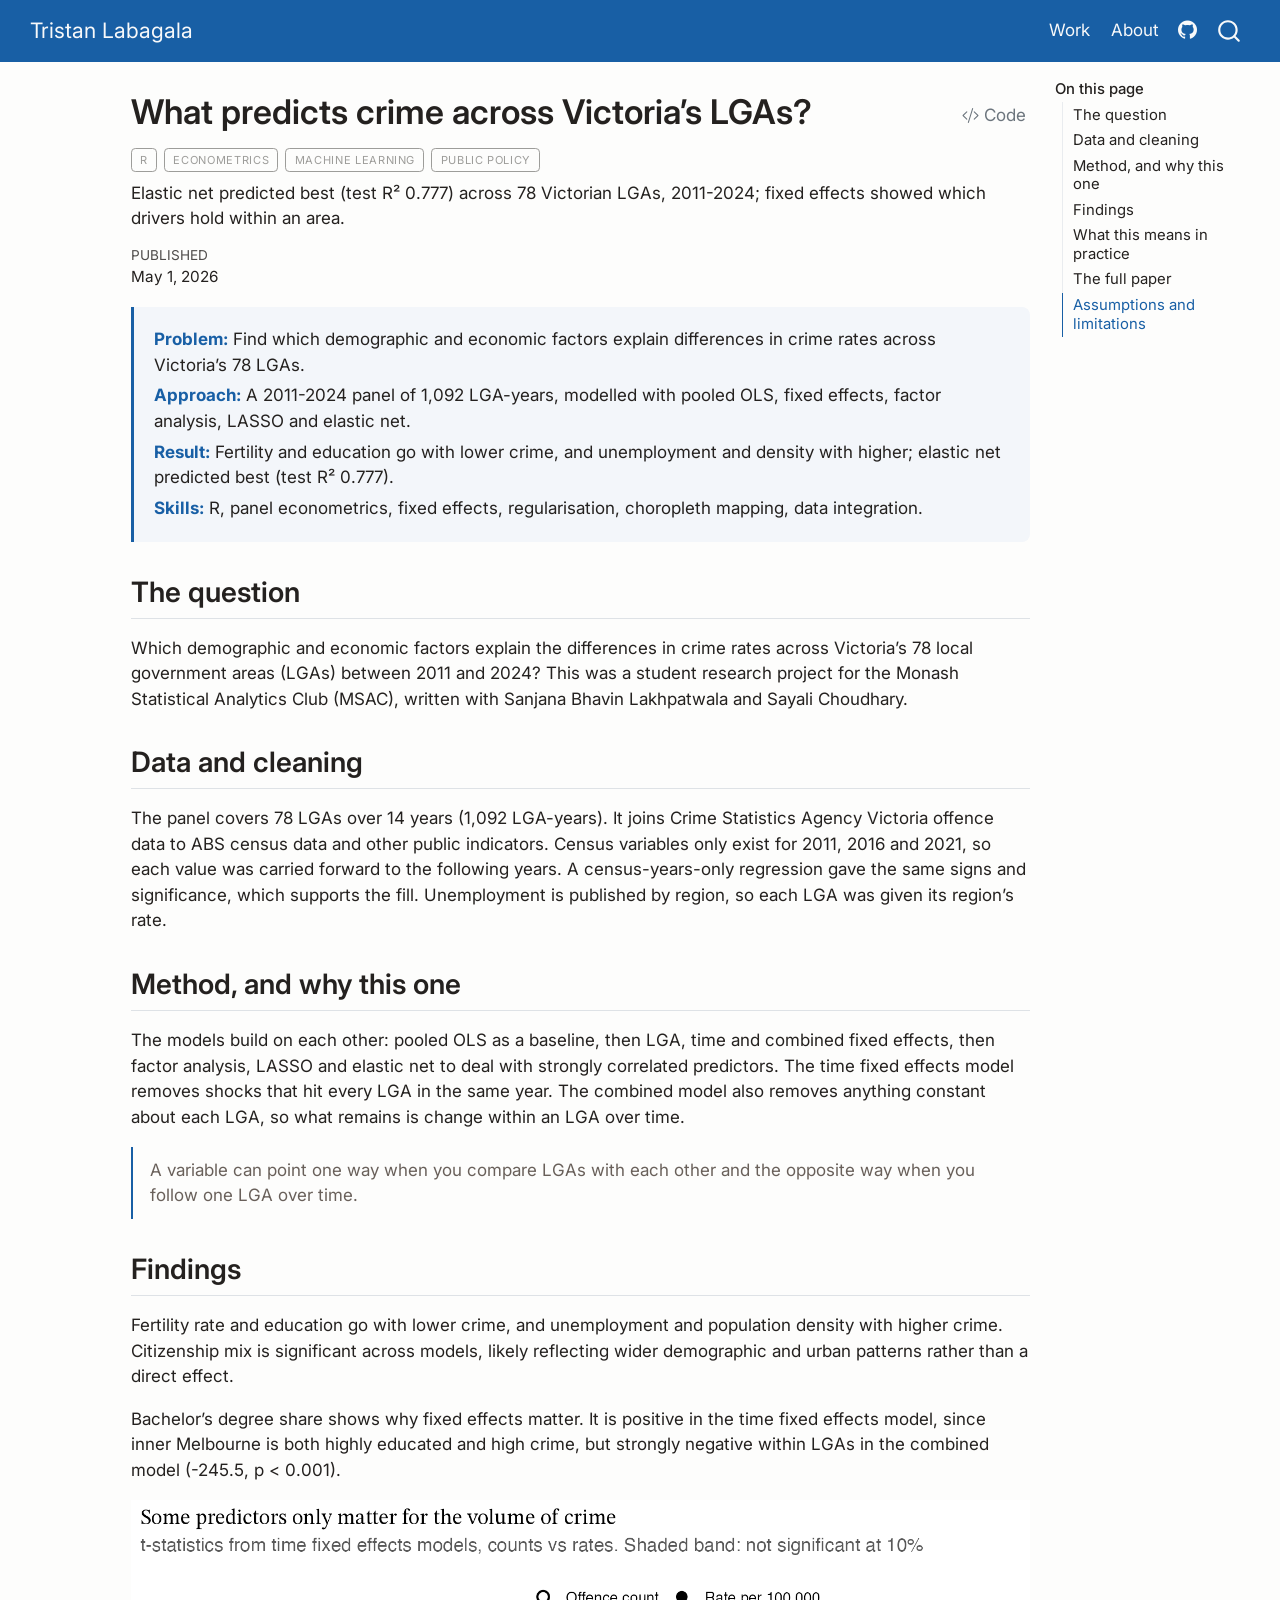
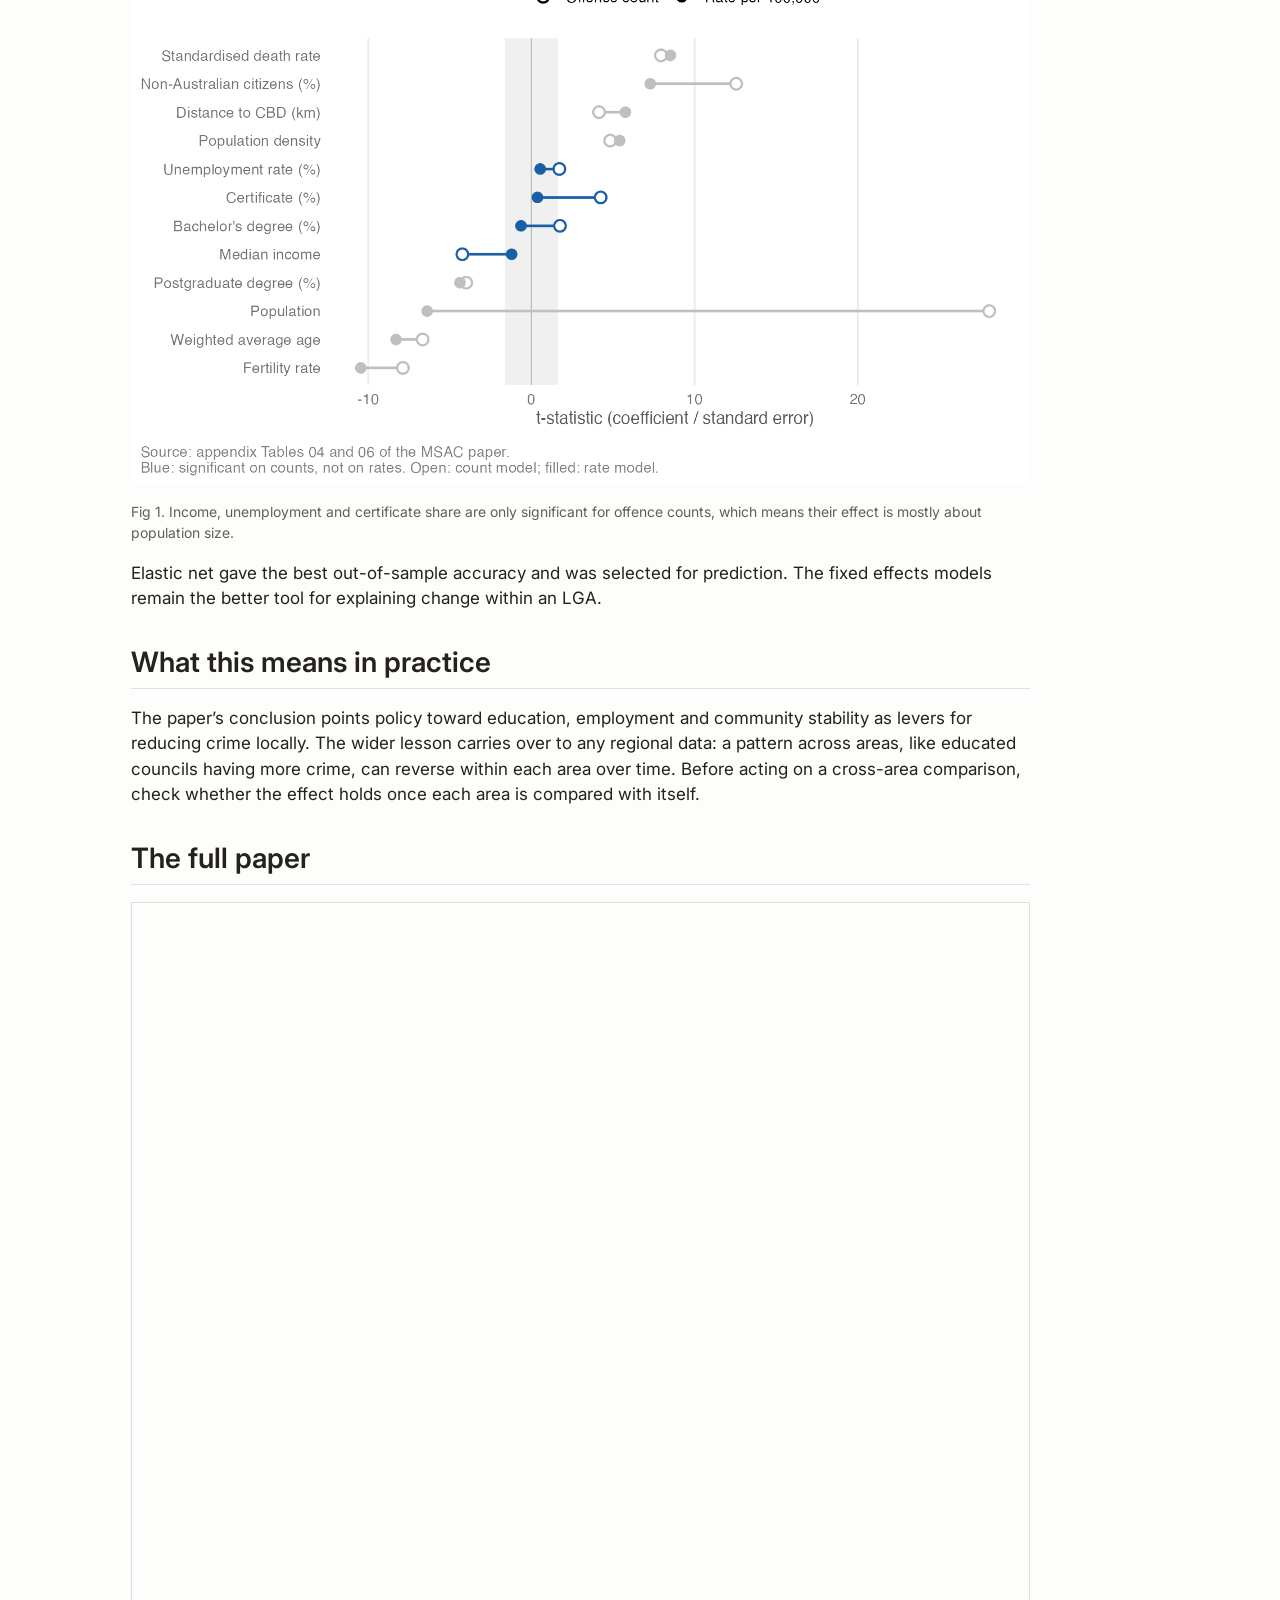
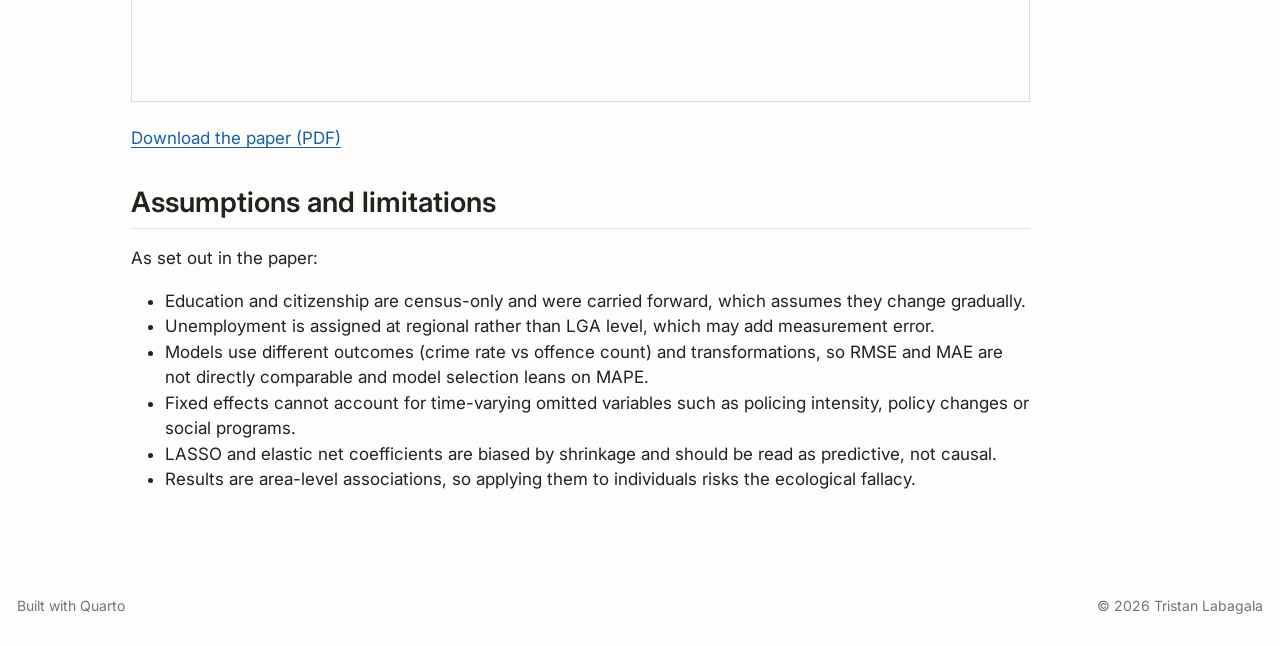
<file: projects/victorian-lga-crime.html>
<!DOCTYPE html>
<html xmlns="http://www.w3.org/1999/xhtml" lang="en" xml:lang="en"><head>

<meta charset="utf-8">
<meta name="generator" content="quarto-1.11.9">

<meta name="viewport" content="width=device-width, initial-scale=1.0, user-scalable=yes">

<meta name="dcterms.date" content="2026-05-01">
<meta name="description" content="Elastic net predicted best (test R² 0.777) across 78 Victorian LGAs, 2011-2024; fixed effects showed which drivers hold within an area.">

<title>What predicts crime across Victoria’s LGAs? – Tristan Labagala</title>
<style>
/* Default styles provided by pandoc.
** See https://pandoc.org/MANUAL.html#variables-for-html for config info.
*/
span.smallcaps{font-variant: small-caps;}
div.columns{display: flex; gap: 1.5em;}
div.column{flex: auto;}
@media screen {
div.columns{gap: min(4vw, 1.5em);}
div.column{overflow-x: auto;}
}
div.hanging-indent{margin-left: 1.5em; text-indent: -1.5em;}
ul.task-list{list-style: none;}
ul.task-list li input[type="checkbox"] {
  width: 0.8em;
  margin: 0 0.8em 0.2em -1em; /* quarto-specific, see https://github.com/quarto-dev/quarto-cli/issues/4556 */ 
  vertical-align: middle;
}
/* CSS for syntax highlighting */
html { -webkit-text-size-adjust: 100%; }
pre > code.sourceCode { white-space: pre; position: relative; }
pre > code.sourceCode > span { display: inline-block; line-height: 1.25; }
pre > code.sourceCode > span:empty { height: 1.2em; }
.sourceCode { overflow: visible; }
code.sourceCode > span { color: inherit; text-decoration: inherit; }
div.sourceCode { margin: 1em 0; }
pre.sourceCode { margin: 0; }
@media screen {
div.sourceCode { overflow: auto; }
}
@media print {
pre > code.sourceCode { white-space: pre-wrap; }
pre > code.sourceCode > span { text-indent: -5em; padding-left: 5em; }
}
pre.numberSource code
  { counter-reset: source-line 0; }
pre.numberSource code > span
  { position: relative; left: -4em; counter-increment: source-line; }
pre.numberSource code > span > a:first-child::before
  { content: counter(source-line);
    position: relative; left: -1em; text-align: right; vertical-align: baseline;
    border: none; display: inline-block;
    -webkit-touch-callout: none; -webkit-user-select: none;
    -khtml-user-select: none; -moz-user-select: none;
    -ms-user-select: none; user-select: none;
    padding: 0 4px; width: 4em;
  }
pre.numberSource { margin-left: 3em;  padding-left: 4px; }
div.sourceCode
  {   }
@media screen {
pre > code.sourceCode > span > a:first-child::before { text-decoration: underline; }
}
</style>


<script src="../site_libs/quarto-nav/quarto-nav.js"></script>
<script src="../site_libs/clipboard/clipboard.min.js"></script>
<script src="../site_libs/quarto-search/autocomplete.umd.js"></script>
<script src="../site_libs/quarto-search/fuse.min.js"></script>
<script src="../site_libs/quarto-search/quarto-search.js"></script>
<meta name="quarto:offset" content="../">
<link href="../assets/favicon.png" rel="icon" type="image/png">
<script src="../site_libs/quarto-html/quarto.js" type="module"></script>
<script src="../site_libs/quarto-html/tabsets/tabsets.js" type="module"></script>
<script src="../site_libs/quarto-html/scrollable-regions/scrollable-regions.js" type="module"></script>
<script src="../site_libs/quarto-html/popper.min.js"></script>
<script src="../site_libs/quarto-html/tippy.umd.min.js"></script>
<script src="../site_libs/quarto-html/anchor.min.js"></script>
<link href="../site_libs/quarto-html/tippy.css" rel="stylesheet">
<link href="../site_libs/quarto-html/quarto-syntax-highlighting-49c787a6c175d90e42264fbd7996148e.css" rel="stylesheet" id="quarto-text-highlighting-styles">
<script src="../site_libs/bootstrap/bootstrap.min.js"></script>
<link href="../site_libs/bootstrap/bootstrap-icons.css" rel="stylesheet">
<link href="../site_libs/bootstrap/bootstrap-7ee32f23b61fb4bcc274ba6454d4e31f.min.css" rel="stylesheet" append-hash="true" id="quarto-bootstrap" data-mode="light">
<script id="quarto-search-options" type="application/json">{
  "location": "navbar",
  "copy-button": false,
  "collapse-after": 3,
  "panel-placement": "end",
  "type": "overlay",
  "limit": 50,
  "keyboard-shortcut": [
    "f",
    "/",
    "s"
  ],
  "show-item-context": false,
  "language": {
    "search-no-results-text": "No results",
    "search-matching-documents-text": "matching documents",
    "search-copy-link-title": "Copy link to search",
    "search-hide-matches-text": "Hide additional matches",
    "search-more-match-text": "more match in this document",
    "search-more-matches-text": "more matches in this document",
    "search-clear-button-title": "Clear",
    "search-text-placeholder": "",
    "search-detached-cancel-button-title": "Cancel",
    "search-submit-button-title": "Submit",
    "search-label": "Search"
  }
}</script>
<!--
  Google Analytics 4. Included in every page's <head> via _quarto.yml.
  - Loads only on the live hostname, so `quarto preview` and local _site
    visits never reach the data.
  - Page views, outbound clicks (GitHub, LinkedIn) and PDF downloads come from
    GA4 enhanced measurement, so this file has no code for them.
  - The click listener below adds events for the site's own interactions. To
    track a new kind of click, add a branch here, not an inline script on a page.
  Event parameters (project, category, link_url) must be registered as
  event-scoped custom dimensions in GA4 Admin to appear in reports.
-->
<script>
(function () {
  var GA_ID = "G-JHZ8J4XM7M";               // GA4 measurement ID
  var LIVE_HOST = "tlabagala.github.io";
  if (location.hostname !== LIVE_HOST || /X{4,}/.test(GA_ID)) return;

  var s = document.createElement("script");
  s.async = true;
  s.src = "https://www.googletagmanager.com/gtag/js?id=" + GA_ID;
  document.head.appendChild(s);

  window.dataLayer = window.dataLayer || [];
  window.gtag = function () { dataLayer.push(arguments); };
  gtag("js", new Date());
  gtag("config", GA_ID);

  var decodeCategory = function (b64) {
    try { return decodeURIComponent(atob(b64)); } catch (e) { return null; }
  };

  document.addEventListener("click", function (e) {
    var t = e.target;
    if (!(t instanceof Element)) return;

    // Category filter: sidebar pills on the Work page ("All" has an empty value)
    var pill = t.closest(".quarto-listing-category .category");
    if (pill) {
      var name = decodeCategory(pill.dataset.category || "");
      gtag("event", "category_filter", { category: name || "All", source: "sidebar" });
      return;
    }

    // Category filter: badge on a project card
    var badge = t.closest(".listing-category");
    if (badge) {
      gtag("event", "category_filter", { category: badge.textContent.trim(), source: "card" });
      return;
    }

    // Project card on the Work page
    var card = t.closest("a.quarto-grid-link");
    if (card) {
      var title = card.querySelector(".listing-title");
      gtag("event", "project_card_click", {
        project: title ? title.textContent.trim() : card.getAttribute("href")
      });
      return;
    }

    // Full report or paper opened from a project page
    var link = t.closest("a[href]");
    if (link && /assets\/(reports|papers)\//.test(link.getAttribute("href"))) {
      gtag("event", "report_open", { link_url: link.href });
    }
  });
})();
</script>
<link rel="preconnect" href="https://fonts.googleapis.com">
<link rel="preconnect" href="https://fonts.gstatic.com" crossorigin="">
<link href="https://fonts.googleapis.com/css2?family=Inter:wght@400;500;600&amp;family=JetBrains+Mono&amp;display=swap" rel="stylesheet">


<meta property="og:title" content="What predicts crime across Victoria’s LGAs? – Tristan Labagala">
<meta property="og:description" content="Elastic net predicted best (test R² 0.777) across 78 Victorian LGAs, 2011-2024; fixed effects showed which drivers hold within an area.">
<meta property="og:image" content="https://tlabagala.github.io/assets/figures/lga-crime-choropleth.png">
<meta property="og:site_name" content="Tristan Labagala">
<meta property="og:image:height" content="810">
<meta property="og:image:width" content="1470">
<meta property="og:image:alt" content="Test R-squared of 0.777 predicting crime rates by LGA, across 78 Victorian LGAs, 14 years and 1,092 LGA-years.">
<meta name="twitter:title" content="What predicts crime across Victoria’s LGAs? – Tristan Labagala">
<meta name="twitter:description" content="Elastic net predicted best (test R² 0.777) across 78 Victorian LGAs, 2011-2024; fixed effects showed which drivers hold within an area.">
<meta name="twitter:image" content="https://tlabagala.github.io/assets/figures/lga-crime-choropleth.png">
<meta name="twitter:image:alt" content="Test R-squared of 0.777 predicting crime rates by LGA, across 78 Victorian LGAs, 14 years and 1,092 LGA-years.">
<meta name="twitter:card" content="summary_large_image">
</head>

<body class="nav-fixed quarto-light"><a id="quarto-skip-link" class="visually-hidden-focusable" href="#quarto-document-content">Skip to main content</a>

<div id="quarto-search-results"></div>
  <header id="quarto-header" class="headroom fixed-top">
    <nav class="navbar navbar-expand-lg " data-bs-theme="dark" aria-label="Site">
      <div class="navbar-container container-fluid">
      <div class="navbar-brand-container mx-auto">
    <a class="navbar-brand" href="../index.html">
    <span class="navbar-title">Tristan Labagala</span>
    </a>
  </div>
          <button class="navbar-toggler" type="button" data-bs-toggle="collapse" data-bs-target="#navbarCollapse" aria-controls="navbarCollapse" aria-expanded="false" aria-label="Toggle navigation" onclick="if (window.quartoToggleHeadroom) { window.quartoToggleHeadroom(); }">
  <span class="navbar-toggler-icon"></span>
</button>
          <div class="collapse navbar-collapse" id="navbarCollapse">
            <ul class="navbar-nav navbar-nav-scroll ms-auto">
  <li class="nav-item">
    <a class="nav-link" href="../index.html"> 
<span class="menu-text">Work</span></a>
  </li>  
  <li class="nav-item">
    <a class="nav-link" href="../about.html"> 
<span class="menu-text">About</span></a>
  </li>  
  <li class="nav-item compact">
    <a class="nav-link" href="https://github.com/tlabagala"> <i class="bi bi-github" role="img" aria-label="GitHub">
</i> 
<span class="menu-text"></span></a>
  </li>  
</ul>
          </div> <!-- /navcollapse -->
            <div class="quarto-navbar-tools">
</div>
            <div id="quarto-search" class="" title="Search"></div>
      </div> <!-- /container-fluid -->
    </nav>
</header>
<!-- content -->
<div id="quarto-content" class="quarto-container page-columns page-rows-contents page-layout-article page-navbar">
<!-- sidebar -->
<!-- margin-sidebar -->
    <div id="quarto-margin-sidebar" class="sidebar margin-sidebar">
        <nav id="TOC" role="doc-toc" aria-labelledby="toc-title" class="toc-active">
    <h2 id="toc-title">On this page</h2>
   
  <ul class="collapse">
  <li><a href="#the-question" id="toc-the-question" class="nav-link active" data-scroll-target="#the-question">The question</a></li>
  <li><a href="#data-and-cleaning" id="toc-data-and-cleaning" class="nav-link" data-scroll-target="#data-and-cleaning">Data and cleaning</a></li>
  <li><a href="#method-and-why-this-one" id="toc-method-and-why-this-one" class="nav-link" data-scroll-target="#method-and-why-this-one">Method, and why this one</a></li>
  <li><a href="#findings" id="toc-findings" class="nav-link" data-scroll-target="#findings">Findings</a></li>
  <li><a href="#what-this-means-in-practice" id="toc-what-this-means-in-practice" class="nav-link" data-scroll-target="#what-this-means-in-practice">What this means in practice</a></li>
  <li><a href="#the-full-paper" id="toc-the-full-paper" class="nav-link" data-scroll-target="#the-full-paper">The full paper</a></li>
  <li><a href="#assumptions-and-limitations" id="toc-assumptions-and-limitations" class="nav-link" data-scroll-target="#assumptions-and-limitations">Assumptions and limitations</a></li>
  </ul>
</nav>
    </div>
<!-- main -->
<main class="content" id="quarto-document-content" tabindex="-1">

<header id="title-block-header" class="quarto-title-block default">
<div class="quarto-title">
<div class="quarto-title-block"><div><h1 class="title">What predicts crime across Victoria’s LGAs?</h1><button type="button" class="btn code-tools-button" id="quarto-code-tools-source"><i class="bi"></i> Code</button></div></div>
  <div class="quarto-categories">
    <div class="quarto-category">R</div>
    <div class="quarto-category">Econometrics</div>
    <div class="quarto-category">Machine learning</div>
    <div class="quarto-category">Public policy</div>
  </div>
  </div>

<div>
  <div class="description">
    Elastic net predicted best (test R² 0.777) across 78 Victorian LGAs, 2011-2024; fixed effects showed which drivers hold within an area.
  </div>
</div>


<div class="quarto-title-meta">

    
    <div>
    <div class="quarto-title-meta-heading">Published</div>
    <div class="quarto-title-meta-contents">
      <p class="date">May 1, 2026</p>
    </div>
  </div>
  
    
  </div>
  


</header>


<div class="project-summary">
<ul>
<li><strong>Problem:</strong> Find which demographic and economic factors explain differences in crime rates across Victoria’s 78 LGAs.</li>
<li><strong>Approach:</strong> A 2011-2024 panel of 1,092 LGA-years, modelled with pooled OLS, fixed effects, factor analysis, LASSO and elastic net.</li>
<li><strong>Result:</strong> Fertility and education go with lower crime, and unemployment and density with higher; elastic net predicted best (test R² 0.777).</li>
<li><strong>Skills:</strong> R, panel econometrics, fixed effects, regularisation, choropleth mapping, data integration.</li>
</ul>
</div>
<section id="the-question" class="level2">
<h2 class="anchored" data-anchor-id="the-question">The question</h2>
<p>Which demographic and economic factors explain the differences in crime rates across Victoria’s 78 local government areas (LGAs) between 2011 and 2024? This was a student research project for the Monash Statistical Analytics Club (MSAC), written with Sanjana Bhavin Lakhpatwala and Sayali Choudhary.</p>
</section>
<section id="data-and-cleaning" class="level2">
<h2 class="anchored" data-anchor-id="data-and-cleaning">Data and cleaning</h2>
<p>The panel covers 78 LGAs over 14 years (1,092 LGA-years). It joins Crime Statistics Agency Victoria offence data to ABS census data and other public indicators. Census variables only exist for 2011, 2016 and 2021, so each value was carried forward to the following years. A census-years-only regression gave the same signs and significance, which supports the fill. Unemployment is published by region, so each LGA was given its region’s rate.</p>
</section>
<section id="method-and-why-this-one" class="level2">
<h2 class="anchored" data-anchor-id="method-and-why-this-one">Method, and why this one</h2>
<p>The models build on each other: pooled OLS as a baseline, then LGA, time and combined fixed effects, then factor analysis, LASSO and elastic net to deal with strongly correlated predictors. The time fixed effects model removes shocks that hit every LGA in the same year. The combined model also removes anything constant about each LGA, so what remains is change within an LGA over time.</p>
<blockquote class="blockquote">
<p>A variable can point one way when you compare LGAs with each other and the opposite way when you follow one LGA over time.</p>
</blockquote>
</section>
<section id="findings" class="level2">
<h2 class="anchored" data-anchor-id="findings">Findings</h2>
<p>Fertility rate and education go with lower crime, and unemployment and population density with higher crime. Citizenship mix is significant across models, likely reflecting wider demographic and urban patterns rather than a direct effect.</p>
<p>Bachelor’s degree share shows why fixed effects matter. It is positive in the time fixed effects model, since inner Melbourne is both highly educated and high crime, but strongly negative within LGAs in the combined model (-245.5, p &lt; 0.001).</p>
<div class="quarto-figure quarto-figure-left">
<figure class="figure">
<p><img src="../assets/figures/lga-crime-count-vs-rate.png" class="img-fluid figure-img"></p>
<figcaption>Fig 1. Income, unemployment and certificate share are only significant for offence counts, which means their effect is mostly about population size.</figcaption>
</figure>
</div>
<p>Elastic net gave the best out-of-sample accuracy and was selected for prediction. The fixed effects models remain the better tool for explaining change within an LGA.</p>
</section>
<section id="what-this-means-in-practice" class="level2">
<h2 class="anchored" data-anchor-id="what-this-means-in-practice">What this means in practice</h2>
<p>The paper’s conclusion points policy toward education, employment and community stability as levers for reducing crime locally. The wider lesson carries over to any regional data: a pattern across areas, like educated councils having more crime, can reverse within each area over time. Before acting on a cross-area comparison, check whether the effect holds once each area is compared with itself.</p>
</section>
<section id="the-full-paper" class="level2">
<h2 class="anchored" data-anchor-id="the-full-paper">The full paper</h2>
<iframe src="../assets/papers/victorian-lga-crime-msac-2026.pdf" width="100%" height="800" style="border: 1px solid #ddd;" title="Exploring predictors of crime rates across Victorian LGAs from 2011-2024">
</iframe>
<p><a href="../assets/papers/victorian-lga-crime-msac-2026.pdf">Download the paper (PDF)</a></p>
</section>
<section id="assumptions-and-limitations" class="level2">
<h2 class="anchored" data-anchor-id="assumptions-and-limitations">Assumptions and limitations</h2>
<p>As set out in the paper:</p>
<ul>
<li>Education and citizenship are census-only and were carried forward, which assumes they change gradually.</li>
<li>Unemployment is assigned at regional rather than LGA level, which may add measurement error.</li>
<li>Models use different outcomes (crime rate vs offence count) and transformations, so RMSE and MAE are not directly comparable and model selection leans on MAPE.</li>
<li>Fixed effects cannot account for time-varying omitted variables such as policing intensity, policy changes or social programs.</li>
<li>LASSO and elastic net coefficients are biased by shrinkage and should be read as predictive, not causal.</li>
<li>Results are area-level associations, so applying them to individuals risks the ecological fallacy.</li>
</ul>


<!-- -->

</section>

</main> <!-- /main -->
<script id="quarto-html-after-body" type="application/javascript">
  window.document.addEventListener("DOMContentLoaded", function (event) {
    const icon = "";
    const anchorJS = new window.AnchorJS();
    anchorJS.options = {
      placement: 'right',
      icon: icon
    };
    anchorJS.add('.anchored');
    const isCodeAnnotation = (el) => {
      for (const clz of el.classList) {
        if (clz.startsWith('code-annotation-')) {                     
          return true;
        }
      }
      return false;
    }
    const onCopySuccess = function(e) {
      // button target
      const button = e.trigger;
      // don't keep focus
      button.blur();
      // flash "checked"
      button.classList.add('code-copy-button-checked');
      var currentTitle = button.getAttribute("title");
      button.setAttribute("title", "Copied!");
      let tooltip;
      if (window.bootstrap) {
        button.setAttribute("data-bs-toggle", "tooltip");
        button.setAttribute("data-bs-placement", "left");
        button.setAttribute("data-bs-title", "Copied!");
        tooltip = new bootstrap.Tooltip(button, 
          { trigger: "manual", 
            customClass: "code-copy-button-tooltip",
            offset: [0, -8]});
        tooltip.show();    
      }
      setTimeout(function() {
        if (tooltip) {
          tooltip.hide();
          button.removeAttribute("data-bs-title");
          button.removeAttribute("data-bs-toggle");
          button.removeAttribute("data-bs-placement");
        }
        button.setAttribute("title", currentTitle);
        button.classList.remove('code-copy-button-checked');
      }, 1000);
      // clear code selection
      e.clearSelection();
    }
    const getTextToCopy = function(trigger) {
      const outerScaffold = trigger.parentElement.cloneNode(true);
      const codeEl = outerScaffold.querySelector('code');
      for (const childEl of codeEl.children) {
        if (isCodeAnnotation(childEl)) {
          childEl.remove();
        }
      }
      return codeEl.innerText;
    }
    const clipboard = new window.ClipboardJS('.code-copy-button:not([data-in-quarto-modal])', {
      text: getTextToCopy
    });
    clipboard.on('success', onCopySuccess);
    if (window.document.getElementById('quarto-embedded-source-code-modal')) {
      const clipboardModal = new window.ClipboardJS('.code-copy-button[data-in-quarto-modal]', {
        text: getTextToCopy,
        container: window.document.getElementById('quarto-embedded-source-code-modal')
      });
      clipboardModal.on('success', onCopySuccess);
    }
    const viewSource = window.document.getElementById('quarto-view-source') ||
                       window.document.getElementById('quarto-code-tools-source');
    if (viewSource) {
      const sourceUrl = viewSource.getAttribute("data-quarto-source-url");
      viewSource.addEventListener("click", function(e) {
        if (sourceUrl) {
          // rstudio viewer pane
          if (/\bcapabilities=\b/.test(window.location)) {
            window.open(sourceUrl);
          } else {
            window.location.href = sourceUrl;
          }
        } else {
          const modal = new bootstrap.Modal(document.getElementById('quarto-embedded-source-code-modal'));
          modal.show();
        }
        return false;
      });
    }
    function toggleCodeHandler(show) {
      return function(e) {
        const cellDetails = window.document.querySelectorAll(".cell details.code-fold");
        for (let i=0; i<cellDetails.length; i++) {
          const details = cellDetails[i];
          if (show) {
            details.open = true;
          } else {
            details.removeAttribute("open");
          }
        }
        const cellCodeDivs = window.document.querySelectorAll(".cell div.sourceCode.cell-code");
        const fromCls = show ? "hidden" : "unhidden";
        const toCls = show ? "unhidden" : "hidden";
        for (let i=0; i<cellCodeDivs.length; i++) {
          const codeDiv = cellCodeDivs[i];
          if (codeDiv.classList.contains(fromCls)) {
            codeDiv.classList.remove(fromCls);
            codeDiv.classList.add(toCls);
          } 
        }
        return false;
      }
    }
    const hideAllCode = window.document.getElementById("quarto-hide-all-code");
    if (hideAllCode) {
      hideAllCode.addEventListener("click", toggleCodeHandler(false));
    }
    const showAllCode = window.document.getElementById("quarto-show-all-code");
    if (showAllCode) {
      showAllCode.addEventListener("click", toggleCodeHandler(true));
    }
      var localhostRegex = new RegExp(/^(?:http|https):\/\/localhost\:?[0-9]*\//);
      var mailtoRegex = new RegExp(/^mailto:/);
        var filterRegex = new RegExp("https:\/\/tlabagala\.github\.io");
      var isInternal = (href) => {
          return filterRegex.test(href) || localhostRegex.test(href) || mailtoRegex.test(href);
      }
      // Inspect non-navigation links and adorn them if external
      window.quartoDecorateExternalLinks = function (root) {
     var links = (root || window.document).querySelectorAll('a[href]:not(.nav-link):not(.navbar-brand):not(.toc-action):not(.sidebar-link):not(.sidebar-item-toggle):not(.pagination-link):not(.no-external):not([aria-hidden]):not(.dropdown-item):not(.quarto-navigation-tool):not(.about-link)');
      for (var i=0; i<links.length; i++) {
        const link = links[i];
        if (!isInternal(link.href)) {
          // undo the damage that might have been done by quarto-nav.js in the case of
          // links that we want to consider external
          if (link.dataset.originalHref !== undefined) {
            link.href = link.dataset.originalHref;
          }
          if (!link.classList.contains('no-external-icon')) {
          }
        }
      }
      };
      window.quartoDecorateExternalLinks(window.document);
    // Esc closes the popup (WCAG 1.4.13) and focus leaving both trigger and
    // popup closes it (WCAG 2.4.11); tippy handles neither for interactive popups.
    const hideOnEscAndFocusOut = {
      name: 'hideOnEscAndFocusOut',
      defaultValue: true,
      fn(instance) {
        const dismiss = () => {
          // A show scheduled by the trigger delay would otherwise reopen it
          instance.clearDelayTimeouts();
          instance.hide();
        };
        const onKeyDown = (event) => {
          if (event.key !== 'Escape') {
            return;
          }
          // Keep Esc from also reaching page handlers (e.g. reveal.js overview),
          // except an open reveal.js slide menu, which Esc should close too.
          // The menu handles keys only when its keyboard option is on.
          const menuHandlesEsc = window.Reveal?.getPlugin?.('menu')?.isOpen() &&
            window.Reveal.getConfig().menu?.keyboard !== false;
          if (!menuHandlesEsc) {
            event.stopPropagation();
          }
          if (instance.popper.contains(window.document.activeElement)) {
            // Disabled while refocusing so the focus trigger does not reopen it
            instance.disable();
            instance.reference.focus();
            instance.enable();
          }
          dismiss();
        };
        const onFocusOut = (event) => {
          const target = event.relatedTarget;
          if (target && !instance.reference.contains(target) &&
              !instance.popper.contains(target)) {
            dismiss();
          }
        };
        // On the trigger too: a click trigger (code-annotations: select) has no
        // blur handling. Attached for the instance's lifetime so leaving the
        // trigger also cancels a show still pending on the trigger delay.
        instance.reference.addEventListener('focusout', onFocusOut);
        return {
          onShow() {
            window.document.addEventListener('keydown', onKeyDown, true);
            instance.popper.addEventListener('focusout', onFocusOut);
          },
          onHide() {
            window.document.removeEventListener('keydown', onKeyDown, true);
            instance.popper.removeEventListener('focusout', onFocusOut);
          },
          onDestroy() {
            instance.reference.removeEventListener('focusout', onFocusOut);
          },
        };
      },
    };
    function tippyHover(el, contentFn, onTriggerFn, onUntriggerFn) {
      const config = {
        allowHTML: true,
        maxWidth: 500,
        delay: 100,
        arrow: false,
        appendTo: function(el) {
            return el.parentElement;
        },
        interactive: true,
        interactiveBorder: 10,
        theme: 'quarto',
        placement: 'bottom-start',
        plugins: [hideOnEscAndFocusOut],
      };
      if (contentFn) {
        config.content = contentFn;
      }
      if (onTriggerFn) {
        config.onTrigger = onTriggerFn;
      }
      if (onUntriggerFn) {
        config.onUntrigger = onUntriggerFn;
      }
      window.tippy(el, config); 
    }
    const noterefs = window.document.querySelectorAll('a[role="doc-noteref"]');
    for (var i=0; i<noterefs.length; i++) {
      const ref = noterefs[i];
      tippyHover(ref, function() {
        // use id or data attribute instead here
        let href = ref.getAttribute('data-footnote-href') || ref.getAttribute('href');
        try { href = new URL(href).hash; } catch {}
        const id = href.replace(/^#\/?/, "");
        const note = window.document.getElementById(id);
        if (note) {
          return note.innerHTML;
        } else {
          return "";
        }
      });
    }
    const xrefs = window.document.querySelectorAll('a.quarto-xref');
    const processXRef = (id, note) => {
      // Strip column container classes
      const stripColumnClz = (el) => {
        el.classList.remove("page-full", "page-columns");
        if (el.children) {
          for (const child of el.children) {
            stripColumnClz(child);
          }
        }
      }
      stripColumnClz(note)
      if (id === null || id.startsWith('sec-')) {
        // Special case sections, only their first couple elements
        const container = document.createElement("div");
        if (note.children && note.children.length > 2) {
          container.appendChild(note.children[0].cloneNode(true));
          for (let i = 1; i < note.children.length; i++) {
            const child = note.children[i];
            if (child.tagName === "P" && child.innerText === "") {
              continue;
            } else {
              container.appendChild(child.cloneNode(true));
              break;
            }
          }
          if (window.Quarto?.typesetMath) {
            window.Quarto.typesetMath(container);
          }
          return container.innerHTML
        } else {
          if (window.Quarto?.typesetMath) {
            window.Quarto.typesetMath(note);
          }
          return note.innerHTML;
        }
      } else {
        // Remove any anchor links if they are present
        const anchorLink = note.querySelector('a.anchorjs-link');
        if (anchorLink) {
          anchorLink.remove();
        }
        if (window.Quarto?.typesetMath) {
          window.Quarto.typesetMath(note);
        }
        if (note.classList.contains("callout")) {
          return note.outerHTML;
        } else {
          return note.innerHTML;
        }
      }
    }
    for (var i=0; i<xrefs.length; i++) {
      const xref = xrefs[i];
      tippyHover(xref, undefined, function(instance) {
        instance.disable();
        let url = xref.getAttribute('href');
        let hash = undefined; 
        if (url.startsWith('#')) {
          hash = url;
        } else {
          try { hash = new URL(url).hash; } catch {}
        }
        if (hash) {
          const id = hash.replace(/^#\/?/, "");
          const note = window.document.getElementById(id);
          if (note !== null) {
            try {
              const html = processXRef(id, note.cloneNode(true));
              instance.setContent(html);
            } finally {
              instance.enable();
              instance.show();
            }
          } else {
            // See if we can fetch this
            fetch(url.split('#')[0])
            .then(res => res.text())
            .then(html => {
              const parser = new DOMParser();
              const htmlDoc = parser.parseFromString(html, "text/html");
              const note = htmlDoc.getElementById(id);
              if (note !== null) {
                const html = processXRef(id, note);
                instance.setContent(html);
              } 
            }).finally(() => {
              instance.enable();
              instance.show();
            });
          }
        } else {
          // See if we can fetch a full url (with no hash to target)
          // This is a special case and we should probably do some content thinning / targeting
          fetch(url)
          .then(res => res.text())
          .then(html => {
            const parser = new DOMParser();
            const htmlDoc = parser.parseFromString(html, "text/html");
            const note = htmlDoc.querySelector('main.content');
            if (note !== null) {
              // This should only happen for chapter cross references
              // (since there is no id in the URL)
              // remove the first header
              if (note.children.length > 0 && note.children[0].tagName === "HEADER") {
                note.children[0].remove();
              }
              const html = processXRef(null, note);
              instance.setContent(html);
            } 
          }).finally(() => {
            instance.enable();
            instance.show();
          });
        }
      }, function(instance) {
      });
    }
        let selectedAnnoteEl;
        const selectorForAnnotation = ( cell, annotation) => {
          let cellAttr = 'data-code-cell="' + cell + '"';
          let lineAttr = 'data-code-annotation="' +  annotation + '"';
          const selector = 'span[' + cellAttr + '][' + lineAttr + ']';
          return selector;
        }
        const selectCodeLines = (annoteEl) => {
          const doc = window.document;
          const targetCell = annoteEl.getAttribute("data-target-cell");
          const targetAnnotation = annoteEl.getAttribute("data-target-annotation");
          const annoteSpan = window.document.querySelector(selectorForAnnotation(targetCell, targetAnnotation));
          const lines = annoteSpan.getAttribute("data-code-lines").split(",");
          const lineIds = lines.map((line) => {
            return targetCell + "-" + line;
          })
          // Each band is positioned against its own containing block, which is
          // not the offsetParent of the lines, so place it from client rects.
          const placeBand = (band, firstEl, lastEl, codeBlock) => {
            const container = band.offsetParent;
            if (container === null) {
              return;
            }
            const containerRect = container.getBoundingClientRect();
            // Reveal.js scales slides with a transform, so convert client
            // pixels back to the CSS pixels of the container.
            const scale = containerRect.height / container.offsetHeight || 1;
            const firstRect = firstEl.getBoundingClientRect();
            const lastRect = lastEl.getBoundingClientRect();
            const top = (firstRect.top - containerRect.top) / scale - container.clientTop + container.scrollTop;
            const height = (lastRect.bottom - firstRect.top) / scale;
            band.style.top = top - 2 + "px";
            band.style.height = height + 4 + "px";
            if (codeBlock) {
              // Without the copy button wrapper, the containing block is wider
              // than the code block, so span the code block explicitly.
              const blockRect = codeBlock.getBoundingClientRect();
              band.style.left = (blockRect.left - containerRect.left) / scale - container.clientLeft + container.scrollLeft + "px";
              band.style.width = blockRect.width / scale + "px";
            }
          };
          if (lineIds.length > 0) {
            const el = window.document.getElementById(lineIds[0]);
            const lastEl = window.document.getElementById(lineIds[lineIds.length - 1]);
            const parent = el.parentElement.parentElement;
            // cook up a div (if necessary) and position it
            let div = window.document.getElementById("code-annotation-line-highlight");
            if (div === null) {
              div = window.document.createElement("div");
              div.setAttribute("id", "code-annotation-line-highlight");
              div.style.position = 'absolute';
              parent.appendChild(div);
            }
            placeBand(div, el, lastEl, parent.closest("div.sourceCode") || parent);
            let gutterDiv = window.document.getElementById("code-annotation-line-highlight-gutter");
            if (gutterDiv === null) {
              gutterDiv = window.document.createElement("div");
              gutterDiv.setAttribute("id", "code-annotation-line-highlight-gutter");
              gutterDiv.style.position = 'absolute';
              const codeCell = window.document.getElementById(targetCell);
              const gutter = codeCell.querySelector('.code-annotation-gutter');
              gutter.appendChild(gutterDiv);
            }
            placeBand(gutterDiv, el, lastEl);
            selectedAnnoteEl = annoteEl;
          }
        };
        const unselectCodeLines = () => {
          const elementsIds = ["code-annotation-line-highlight", "code-annotation-line-highlight-gutter"];
          elementsIds.forEach((elId) => {
            const div = window.document.getElementById(elId);
            if (div) {
              div.remove();
            }
          });
          selectedAnnoteEl = undefined;
        };
          // Handle positioning of the toggle
      window.addEventListener(
        "resize",
        throttle(() => {
          elRect = undefined;
          if (selectedAnnoteEl) {
            selectCodeLines(selectedAnnoteEl);
          }
        }, 10)
      );
      function throttle(fn, ms) {
      let throttle = false;
      let timer;
        return (...args) => {
          if(!throttle) { // first call gets through
              fn.apply(this, args);
              throttle = true;
          } else { // all the others get throttled
              if(timer) clearTimeout(timer); // cancel #2
              timer = setTimeout(() => {
                fn.apply(this, args);
                timer = throttle = false;
              }, ms);
          }
        };
      }
        // Attach click handler to the DT
        const annoteDls = window.document.querySelectorAll('dt[data-target-cell]');
        for (const annoteDlNode of annoteDls) {
          annoteDlNode.addEventListener('click', (event) => {
            const clickedEl = event.target;
            if (clickedEl !== selectedAnnoteEl) {
              unselectCodeLines();
              const activeEl = window.document.querySelector('dt[data-target-cell].code-annotation-active');
              if (activeEl) {
                activeEl.classList.remove('code-annotation-active');
              }
              selectCodeLines(clickedEl);
              clickedEl.classList.add('code-annotation-active');
            } else {
              // Unselect the line
              unselectCodeLines();
              clickedEl.classList.remove('code-annotation-active');
            }
          });
        }
    const findCites = (el) => {
      const parentEl = el.parentElement;
      if (parentEl) {
        const cites = parentEl.dataset.cites;
        if (cites) {
          return {
            el,
            cites: cites.split(' ')
          };
        } else {
          return findCites(el.parentElement)
        }
      } else {
        return undefined;
      }
    };
    var bibliorefs = window.document.querySelectorAll('a[role="doc-biblioref"]');
    for (var i=0; i<bibliorefs.length; i++) {
      const ref = bibliorefs[i];
      const citeInfo = findCites(ref);
      if (citeInfo) {
        tippyHover(citeInfo.el, function() {
          var popup = window.document.createElement('div');
          citeInfo.cites.forEach(function(cite) {
            var citeDiv = window.document.createElement('div');
            citeDiv.classList.add('hanging-indent');
            citeDiv.classList.add('csl-entry');
            var biblioDiv = window.document.getElementById('ref-' + cite);
            if (biblioDiv) {
              citeDiv.innerHTML = biblioDiv.innerHTML;
            }
            popup.appendChild(citeDiv);
          });
          return popup.innerHTML;
        });
      }
    }
  });
  </script>
  <script type="application/javascript">
  window.quartoScrollableRegionsLabels = {"code":"Scrollable code","output":"Scrollable output"};
  </script><div class="modal fade" id="quarto-embedded-source-code-modal" tabindex="-1" aria-labelledby="quarto-embedded-source-code-modal-label" aria-hidden="true"><div class="modal-dialog modal-dialog-scrollable"><div class="modal-content"><div class="modal-header"><h5 class="modal-title" id="quarto-embedded-source-code-modal-label">Source Code</h5><button class="btn-close" data-bs-dismiss="modal"></button></div><div class="modal-body"><div class="">
<div class="code-copy-outer-scaffold"><div class="sourceCode" id="cb1" data-shortcodes="false"><pre class="sourceCode markdown code-with-copy"><code class="sourceCode markdown"><span id="cb1-1"><a href="#cb1-1" aria-hidden="true" tabindex="-1"></a><span class="co">---</span></span>
<span id="cb1-2"><a href="#cb1-2" aria-hidden="true" tabindex="-1"></a><span class="an">title:</span><span class="co"> "What predicts crime across Victoria's LGAs?"</span></span>
<span id="cb1-3"><a href="#cb1-3" aria-hidden="true" tabindex="-1"></a><span class="an">description:</span><span class="co"> "Elastic net predicted best (test R² 0.777) across 78 Victorian LGAs, 2011-2024; fixed effects showed which drivers hold within an area."</span></span>
<span id="cb1-4"><a href="#cb1-4" aria-hidden="true" tabindex="-1"></a><span class="an">date:</span><span class="co"> 2026-05-01</span></span>
<span id="cb1-5"><a href="#cb1-5" aria-hidden="true" tabindex="-1"></a><span class="an">categories:</span><span class="co"> [R, Econometrics, Machine learning, Public policy]</span></span>
<span id="cb1-6"><a href="#cb1-6" aria-hidden="true" tabindex="-1"></a><span class="an">image:</span><span class="co"> "thumbs/victorian-lga-crime.png"</span></span>
<span id="cb1-7"><a href="#cb1-7" aria-hidden="true" tabindex="-1"></a><span class="an">image-alt:</span><span class="co"> "Test R-squared of 0.777 predicting crime rates by LGA, across 78 Victorian LGAs, 14 years and 1,092 LGA-years."</span></span>
<span id="cb1-8"><a href="#cb1-8" aria-hidden="true" tabindex="-1"></a><span class="co"># Link previews keep the choropleth; the card uses the thumbnail.</span></span>
<span id="cb1-9"><a href="#cb1-9" aria-hidden="true" tabindex="-1"></a><span class="an">open-graph:</span></span>
<span id="cb1-10"><a href="#cb1-10" aria-hidden="true" tabindex="-1"></a><span class="co">  image: "../assets/figures/lga-crime-choropleth.png"</span></span>
<span id="cb1-11"><a href="#cb1-11" aria-hidden="true" tabindex="-1"></a><span class="an">twitter-card:</span></span>
<span id="cb1-12"><a href="#cb1-12" aria-hidden="true" tabindex="-1"></a><span class="co">  image: "../assets/figures/lga-crime-choropleth.png"</span></span>
<span id="cb1-13"><a href="#cb1-13" aria-hidden="true" tabindex="-1"></a><span class="an">resources:</span></span>
<span id="cb1-14"><a href="#cb1-14" aria-hidden="true" tabindex="-1"></a><span class="co">  - "../assets/papers/victorian-lga-crime-msac-2026.pdf"</span></span>
<span id="cb1-15"><a href="#cb1-15" aria-hidden="true" tabindex="-1"></a><span class="co">---</span></span>
<span id="cb1-16"><a href="#cb1-16" aria-hidden="true" tabindex="-1"></a></span>
<span id="cb1-17"><a href="#cb1-17" aria-hidden="true" tabindex="-1"></a>::: {.project-summary}</span>
<span id="cb1-18"><a href="#cb1-18" aria-hidden="true" tabindex="-1"></a><span class="ss">- </span>**Problem:** Find which demographic and economic factors explain differences in crime rates across Victoria's 78 LGAs.</span>
<span id="cb1-19"><a href="#cb1-19" aria-hidden="true" tabindex="-1"></a><span class="ss">- </span>**Approach:** A 2011-2024 panel of 1,092 LGA-years, modelled with pooled OLS, fixed effects, factor analysis, LASSO and elastic net.</span>
<span id="cb1-20"><a href="#cb1-20" aria-hidden="true" tabindex="-1"></a><span class="ss">- </span>**Result:** Fertility and education go with lower crime, and unemployment and density with higher; elastic net predicted best (test R² 0.777).</span>
<span id="cb1-21"><a href="#cb1-21" aria-hidden="true" tabindex="-1"></a><span class="ss">- </span>**Skills:** R, panel econometrics, fixed effects, regularisation, choropleth mapping, data integration.</span>
<span id="cb1-22"><a href="#cb1-22" aria-hidden="true" tabindex="-1"></a>:::</span>
<span id="cb1-23"><a href="#cb1-23" aria-hidden="true" tabindex="-1"></a></span>
<span id="cb1-24"><a href="#cb1-24" aria-hidden="true" tabindex="-1"></a><span class="fu">## The question</span></span>
<span id="cb1-25"><a href="#cb1-25" aria-hidden="true" tabindex="-1"></a></span>
<span id="cb1-26"><a href="#cb1-26" aria-hidden="true" tabindex="-1"></a>Which demographic and economic factors explain the differences in crime rates</span>
<span id="cb1-27"><a href="#cb1-27" aria-hidden="true" tabindex="-1"></a>across Victoria's 78 local government areas (LGAs) between 2011 and 2024? This</span>
<span id="cb1-28"><a href="#cb1-28" aria-hidden="true" tabindex="-1"></a>was a student research project for the Monash Statistical Analytics Club</span>
<span id="cb1-29"><a href="#cb1-29" aria-hidden="true" tabindex="-1"></a>(MSAC), written with Sanjana Bhavin Lakhpatwala and Sayali Choudhary.</span>
<span id="cb1-30"><a href="#cb1-30" aria-hidden="true" tabindex="-1"></a></span>
<span id="cb1-31"><a href="#cb1-31" aria-hidden="true" tabindex="-1"></a><span class="fu">## Data and cleaning</span></span>
<span id="cb1-32"><a href="#cb1-32" aria-hidden="true" tabindex="-1"></a></span>
<span id="cb1-33"><a href="#cb1-33" aria-hidden="true" tabindex="-1"></a>The panel covers 78 LGAs over 14 years (1,092 LGA-years). It joins Crime</span>
<span id="cb1-34"><a href="#cb1-34" aria-hidden="true" tabindex="-1"></a>Statistics Agency Victoria offence data to ABS census data and other public</span>
<span id="cb1-35"><a href="#cb1-35" aria-hidden="true" tabindex="-1"></a>indicators. Census variables only exist for 2011, 2016 and 2021, so each value</span>
<span id="cb1-36"><a href="#cb1-36" aria-hidden="true" tabindex="-1"></a>was carried forward to the following years. A census-years-only regression gave</span>
<span id="cb1-37"><a href="#cb1-37" aria-hidden="true" tabindex="-1"></a>the same signs and significance, which supports the fill. Unemployment is</span>
<span id="cb1-38"><a href="#cb1-38" aria-hidden="true" tabindex="-1"></a>published by region, so each LGA was given its region's rate.</span>
<span id="cb1-39"><a href="#cb1-39" aria-hidden="true" tabindex="-1"></a></span>
<span id="cb1-40"><a href="#cb1-40" aria-hidden="true" tabindex="-1"></a><span class="fu">## Method, and why this one</span></span>
<span id="cb1-41"><a href="#cb1-41" aria-hidden="true" tabindex="-1"></a></span>
<span id="cb1-42"><a href="#cb1-42" aria-hidden="true" tabindex="-1"></a>The models build on each other: pooled OLS as a baseline, then LGA, time and</span>
<span id="cb1-43"><a href="#cb1-43" aria-hidden="true" tabindex="-1"></a>combined fixed effects, then factor analysis, LASSO and elastic net to deal with</span>
<span id="cb1-44"><a href="#cb1-44" aria-hidden="true" tabindex="-1"></a>strongly correlated predictors. The time fixed effects model removes shocks</span>
<span id="cb1-45"><a href="#cb1-45" aria-hidden="true" tabindex="-1"></a>that hit every LGA in the same year. The combined model also removes anything</span>
<span id="cb1-46"><a href="#cb1-46" aria-hidden="true" tabindex="-1"></a>constant about each LGA, so what remains is change within an LGA over time.</span>
<span id="cb1-47"><a href="#cb1-47" aria-hidden="true" tabindex="-1"></a></span>
<span id="cb1-48"><a href="#cb1-48" aria-hidden="true" tabindex="-1"></a><span class="at">&gt; A variable can point one way when you compare LGAs with each other and the</span></span>
<span id="cb1-49"><a href="#cb1-49" aria-hidden="true" tabindex="-1"></a><span class="at">&gt; opposite way when you follow one LGA over time.</span></span>
<span id="cb1-50"><a href="#cb1-50" aria-hidden="true" tabindex="-1"></a></span>
<span id="cb1-51"><a href="#cb1-51" aria-hidden="true" tabindex="-1"></a><span class="fu">## Findings</span></span>
<span id="cb1-52"><a href="#cb1-52" aria-hidden="true" tabindex="-1"></a></span>
<span id="cb1-53"><a href="#cb1-53" aria-hidden="true" tabindex="-1"></a>Fertility rate and education go with lower crime, and unemployment and</span>
<span id="cb1-54"><a href="#cb1-54" aria-hidden="true" tabindex="-1"></a>population density with higher crime. Citizenship mix is significant across</span>
<span id="cb1-55"><a href="#cb1-55" aria-hidden="true" tabindex="-1"></a>models, likely reflecting wider demographic and urban patterns rather than a</span>
<span id="cb1-56"><a href="#cb1-56" aria-hidden="true" tabindex="-1"></a>direct effect.</span>
<span id="cb1-57"><a href="#cb1-57" aria-hidden="true" tabindex="-1"></a></span>
<span id="cb1-58"><a href="#cb1-58" aria-hidden="true" tabindex="-1"></a>Bachelor's degree share shows why fixed effects matter. It is positive in the</span>
<span id="cb1-59"><a href="#cb1-59" aria-hidden="true" tabindex="-1"></a>time fixed effects model, since inner Melbourne is both highly educated and</span>
<span id="cb1-60"><a href="#cb1-60" aria-hidden="true" tabindex="-1"></a>high crime, but strongly negative within LGAs in the combined model (-245.5,</span>
<span id="cb1-61"><a href="#cb1-61" aria-hidden="true" tabindex="-1"></a>p &lt; 0.001).</span>
<span id="cb1-62"><a href="#cb1-62" aria-hidden="true" tabindex="-1"></a></span>
<span id="cb1-63"><a href="#cb1-63" aria-hidden="true" tabindex="-1"></a><span class="al">![Fig 1. Income, unemployment and certificate share are only significant for offence counts, which means their effect is mostly about population size.](../assets/figures/lga-crime-count-vs-rate.png)</span></span>
<span id="cb1-64"><a href="#cb1-64" aria-hidden="true" tabindex="-1"></a></span>
<span id="cb1-65"><a href="#cb1-65" aria-hidden="true" tabindex="-1"></a>Elastic net gave the best out-of-sample accuracy and was selected for</span>
<span id="cb1-66"><a href="#cb1-66" aria-hidden="true" tabindex="-1"></a>prediction. The fixed effects models remain the better tool for explaining</span>
<span id="cb1-67"><a href="#cb1-67" aria-hidden="true" tabindex="-1"></a>change within an LGA.</span>
<span id="cb1-68"><a href="#cb1-68" aria-hidden="true" tabindex="-1"></a></span>
<span id="cb1-69"><a href="#cb1-69" aria-hidden="true" tabindex="-1"></a><span class="fu">## What this means in practice</span></span>
<span id="cb1-70"><a href="#cb1-70" aria-hidden="true" tabindex="-1"></a></span>
<span id="cb1-71"><a href="#cb1-71" aria-hidden="true" tabindex="-1"></a>The paper's conclusion points policy toward education, employment and</span>
<span id="cb1-72"><a href="#cb1-72" aria-hidden="true" tabindex="-1"></a>community stability as levers for reducing crime locally. The wider lesson carries over to any</span>
<span id="cb1-73"><a href="#cb1-73" aria-hidden="true" tabindex="-1"></a>regional data: a pattern across areas, like educated councils having more</span>
<span id="cb1-74"><a href="#cb1-74" aria-hidden="true" tabindex="-1"></a>crime, can reverse within each area over time. Before acting on a cross-area</span>
<span id="cb1-75"><a href="#cb1-75" aria-hidden="true" tabindex="-1"></a>comparison, check whether the effect holds once each area is compared with</span>
<span id="cb1-76"><a href="#cb1-76" aria-hidden="true" tabindex="-1"></a>itself.</span>
<span id="cb1-77"><a href="#cb1-77" aria-hidden="true" tabindex="-1"></a></span>
<span id="cb1-78"><a href="#cb1-78" aria-hidden="true" tabindex="-1"></a><span class="fu">## The full paper</span></span>
<span id="cb1-79"><a href="#cb1-79" aria-hidden="true" tabindex="-1"></a></span>
<span id="cb1-80"><a href="#cb1-80" aria-hidden="true" tabindex="-1"></a><span class="dt">&lt;</span><span class="kw">iframe</span><span class="ot"> src</span><span class="op">=</span><span class="st">"../assets/papers/victorian-lga-crime-msac-2026.pdf"</span><span class="ot"> width</span><span class="op">=</span><span class="st">"100%"</span><span class="ot"> height</span><span class="op">=</span><span class="st">"800"</span><span class="ot"> style</span><span class="op">=</span><span class="st">"border: 1px solid #ddd;"</span><span class="ot"> title</span><span class="op">=</span><span class="st">"Exploring predictors of crime rates across Victorian LGAs from 2011-2024"</span><span class="dt">&gt;&lt;/</span><span class="kw">iframe</span><span class="dt">&gt;</span></span>
<span id="cb1-81"><a href="#cb1-81" aria-hidden="true" tabindex="-1"></a></span>
<span id="cb1-82"><a href="#cb1-82" aria-hidden="true" tabindex="-1"></a><span class="co">[</span><span class="ot">Download the paper (PDF)</span><span class="co">](../assets/papers/victorian-lga-crime-msac-2026.pdf)</span></span>
<span id="cb1-83"><a href="#cb1-83" aria-hidden="true" tabindex="-1"></a></span>
<span id="cb1-84"><a href="#cb1-84" aria-hidden="true" tabindex="-1"></a><span class="fu">## Assumptions and limitations</span></span>
<span id="cb1-85"><a href="#cb1-85" aria-hidden="true" tabindex="-1"></a></span>
<span id="cb1-86"><a href="#cb1-86" aria-hidden="true" tabindex="-1"></a>As set out in the paper:</span>
<span id="cb1-87"><a href="#cb1-87" aria-hidden="true" tabindex="-1"></a></span>
<span id="cb1-88"><a href="#cb1-88" aria-hidden="true" tabindex="-1"></a><span class="ss">- </span>Education and citizenship are census-only and were carried forward, which</span>
<span id="cb1-89"><a href="#cb1-89" aria-hidden="true" tabindex="-1"></a>  assumes they change gradually.</span>
<span id="cb1-90"><a href="#cb1-90" aria-hidden="true" tabindex="-1"></a><span class="ss">- </span>Unemployment is assigned at regional rather than LGA level, which may add</span>
<span id="cb1-91"><a href="#cb1-91" aria-hidden="true" tabindex="-1"></a>  measurement error.</span>
<span id="cb1-92"><a href="#cb1-92" aria-hidden="true" tabindex="-1"></a><span class="ss">- </span>Models use different outcomes (crime rate vs offence count) and</span>
<span id="cb1-93"><a href="#cb1-93" aria-hidden="true" tabindex="-1"></a>  transformations, so RMSE and MAE are not directly comparable and model</span>
<span id="cb1-94"><a href="#cb1-94" aria-hidden="true" tabindex="-1"></a>  selection leans on MAPE.</span>
<span id="cb1-95"><a href="#cb1-95" aria-hidden="true" tabindex="-1"></a><span class="ss">- </span>Fixed effects cannot account for time-varying omitted variables such as</span>
<span id="cb1-96"><a href="#cb1-96" aria-hidden="true" tabindex="-1"></a>  policing intensity, policy changes or social programs.</span>
<span id="cb1-97"><a href="#cb1-97" aria-hidden="true" tabindex="-1"></a><span class="ss">- </span>LASSO and elastic net coefficients are biased by shrinkage and should be</span>
<span id="cb1-98"><a href="#cb1-98" aria-hidden="true" tabindex="-1"></a>  read as predictive, not causal.</span>
<span id="cb1-99"><a href="#cb1-99" aria-hidden="true" tabindex="-1"></a><span class="ss">- </span>Results are area-level associations, so applying them to individuals risks</span>
<span id="cb1-100"><a href="#cb1-100" aria-hidden="true" tabindex="-1"></a>  the ecological fallacy.</span></code></pre></div><button title="Copy to Clipboard" class="code-copy-button" data-in-quarto-modal=""><i class="bi"></i></button></div>
</div></div></div></div></div>
</div> <!-- /content -->
<footer class="footer">
  <div class="nav-footer">
    <div class="nav-footer-left">
<p>Built with Quarto</p>
</div>   
    <div class="nav-footer-center">
      &nbsp;
    </div>
    <div class="nav-footer-right">
<p>© 2026 Tristan Labagala</p>
</div>
  </div>
</footer>




</body></html>
</file>
<file: site_libs/quarto-html/tippy.css>
.tippy-box[data-animation=fade][data-state=hidden]{opacity:0}[data-tippy-root]{max-width:calc(100vw - 10px)}.tippy-box{position:relative;background-color:#333;color:#fff;border-radius:4px;font-size:14px;line-height:1.4;white-space:normal;outline:0;transition-property:transform,visibility,opacity}.tippy-box[data-placement^=top]>.tippy-arrow{bottom:0}.tippy-box[data-placement^=top]>.tippy-arrow:before{bottom:-7px;left:0;border-width:8px 8px 0;border-top-color:initial;transform-origin:center top}.tippy-box[data-placement^=bottom]>.tippy-arrow{top:0}.tippy-box[data-placement^=bottom]>.tippy-arrow:before{top:-7px;left:0;border-width:0 8px 8px;border-bottom-color:initial;transform-origin:center bottom}.tippy-box[data-placement^=left]>.tippy-arrow{right:0}.tippy-box[data-placement^=left]>.tippy-arrow:before{border-width:8px 0 8px 8px;border-left-color:initial;right:-7px;transform-origin:center left}.tippy-box[data-placement^=right]>.tippy-arrow{left:0}.tippy-box[data-placement^=right]>.tippy-arrow:before{left:-7px;border-width:8px 8px 8px 0;border-right-color:initial;transform-origin:center right}.tippy-box[data-inertia][data-state=visible]{transition-timing-function:cubic-bezier(.54,1.5,.38,1.11)}.tippy-arrow{width:16px;height:16px;color:#333}.tippy-arrow:before{content:"";position:absolute;border-color:transparent;border-style:solid}.tippy-content{position:relative;padding:5px 9px;z-index:1}
</file>
<file: site_libs/quarto-html/quarto-syntax-highlighting-49c787a6c175d90e42264fbd7996148e.css>
/* quarto syntax highlight colors */
:root {
  --quarto-hl-ot-color: #003B4F;
  --quarto-hl-at-color: #657422;
  --quarto-hl-ss-color: #20794D;
  --quarto-hl-an-color: #5E5E5E;
  --quarto-hl-fu-color: #4758AB;
  --quarto-hl-st-color: #20794D;
  --quarto-hl-cf-color: #003B4F;
  --quarto-hl-op-color: #5E5E5E;
  --quarto-hl-er-color: #AD0000;
  --quarto-hl-bn-color: #AD0000;
  --quarto-hl-al-color: #AD0000;
  --quarto-hl-va-color: #111111;
  --quarto-hl-bu-color: inherit;
  --quarto-hl-ex-color: inherit;
  --quarto-hl-pp-color: #AD0000;
  --quarto-hl-in-color: #5E5E5E;
  --quarto-hl-vs-color: #20794D;
  --quarto-hl-wa-color: #5E5E5E;
  --quarto-hl-do-color: #5E5E5E;
  --quarto-hl-im-color: #00769E;
  --quarto-hl-ch-color: #20794D;
  --quarto-hl-dt-color: #AD0000;
  --quarto-hl-fl-color: #AD0000;
  --quarto-hl-co-color: #5E5E5E;
  --quarto-hl-cv-color: #5E5E5E;
  --quarto-hl-cn-color: #8f5902;
  --quarto-hl-sc-color: #5E5E5E;
  --quarto-hl-dv-color: #AD0000;
  --quarto-hl-kw-color: #003B4F;
}

/* other quarto variables */
:root {
  --quarto-font-monospace: "JetBrains Mono", ui-monospace, monospace;
}

/* syntax highlight based on Pandoc's rules */
pre > code.sourceCode > span {
  color: #003B4F;
}

code.sourceCode > span {
  color: #003B4F;
}

div.sourceCode,
div.sourceCode pre.sourceCode {
  color: #003B4F;
}

/* Normal */
code span {
  color: #003B4F;
}

/* Alert */
code span.al {
  color: #AD0000;
  font-style: inherit;
}

/* Annotation */
code span.an {
  color: #5E5E5E;
  font-style: inherit;
}

/* Attribute */
code span.at {
  color: #657422;
  font-style: inherit;
}

/* BaseN */
code span.bn {
  color: #AD0000;
  font-style: inherit;
}

/* BuiltIn */
code span.bu {
  font-style: inherit;
}

/* ControlFlow */
code span.cf {
  color: #003B4F;
  font-weight: bold;
  font-style: inherit;
}

/* Char */
code span.ch {
  color: #20794D;
  font-style: inherit;
}

/* Constant */
code span.cn {
  color: #8f5902;
  font-style: inherit;
}

/* Comment */
code span.co {
  color: #5E5E5E;
  font-style: inherit;
}

/* CommentVar */
code span.cv {
  color: #5E5E5E;
  font-style: italic;
}

/* Documentation */
code span.do {
  color: #5E5E5E;
  font-style: italic;
}

/* DataType */
code span.dt {
  color: #AD0000;
  font-style: inherit;
}

/* DecVal */
code span.dv {
  color: #AD0000;
  font-style: inherit;
}

/* Error */
code span.er {
  color: #AD0000;
  font-style: inherit;
}

/* Extension */
code span.ex {
  font-style: inherit;
}

/* Float */
code span.fl {
  color: #AD0000;
  font-style: inherit;
}

/* Function */
code span.fu {
  color: #4758AB;
  font-style: inherit;
}

/* Import */
code span.im {
  color: #00769E;
  font-style: inherit;
}

/* Information */
code span.in {
  color: #5E5E5E;
  font-style: inherit;
}

/* Keyword */
code span.kw {
  color: #003B4F;
  font-weight: bold;
  font-style: inherit;
}

/* Operator */
code span.op {
  color: #5E5E5E;
  font-style: inherit;
}

/* Other */
code span.ot {
  color: #003B4F;
  font-style: inherit;
}

/* Preprocessor */
code span.pp {
  color: #AD0000;
  font-style: inherit;
}

/* SpecialChar */
code span.sc {
  color: #5E5E5E;
  font-style: inherit;
}

/* SpecialString */
code span.ss {
  color: #20794D;
  font-style: inherit;
}

/* String */
code span.st {
  color: #20794D;
  font-style: inherit;
}

/* Variable */
code span.va {
  color: #111111;
  font-style: inherit;
}

/* VerbatimString */
code span.vs {
  color: #20794D;
  font-style: inherit;
}

/* Warning */
code span.wa {
  color: #5E5E5E;
  font-style: italic;
}

.prevent-inlining {
  content: "</";
}

/*# sourceMappingURL=fbd637fee1720622d202aedc6f426592.css.map */
</file>
